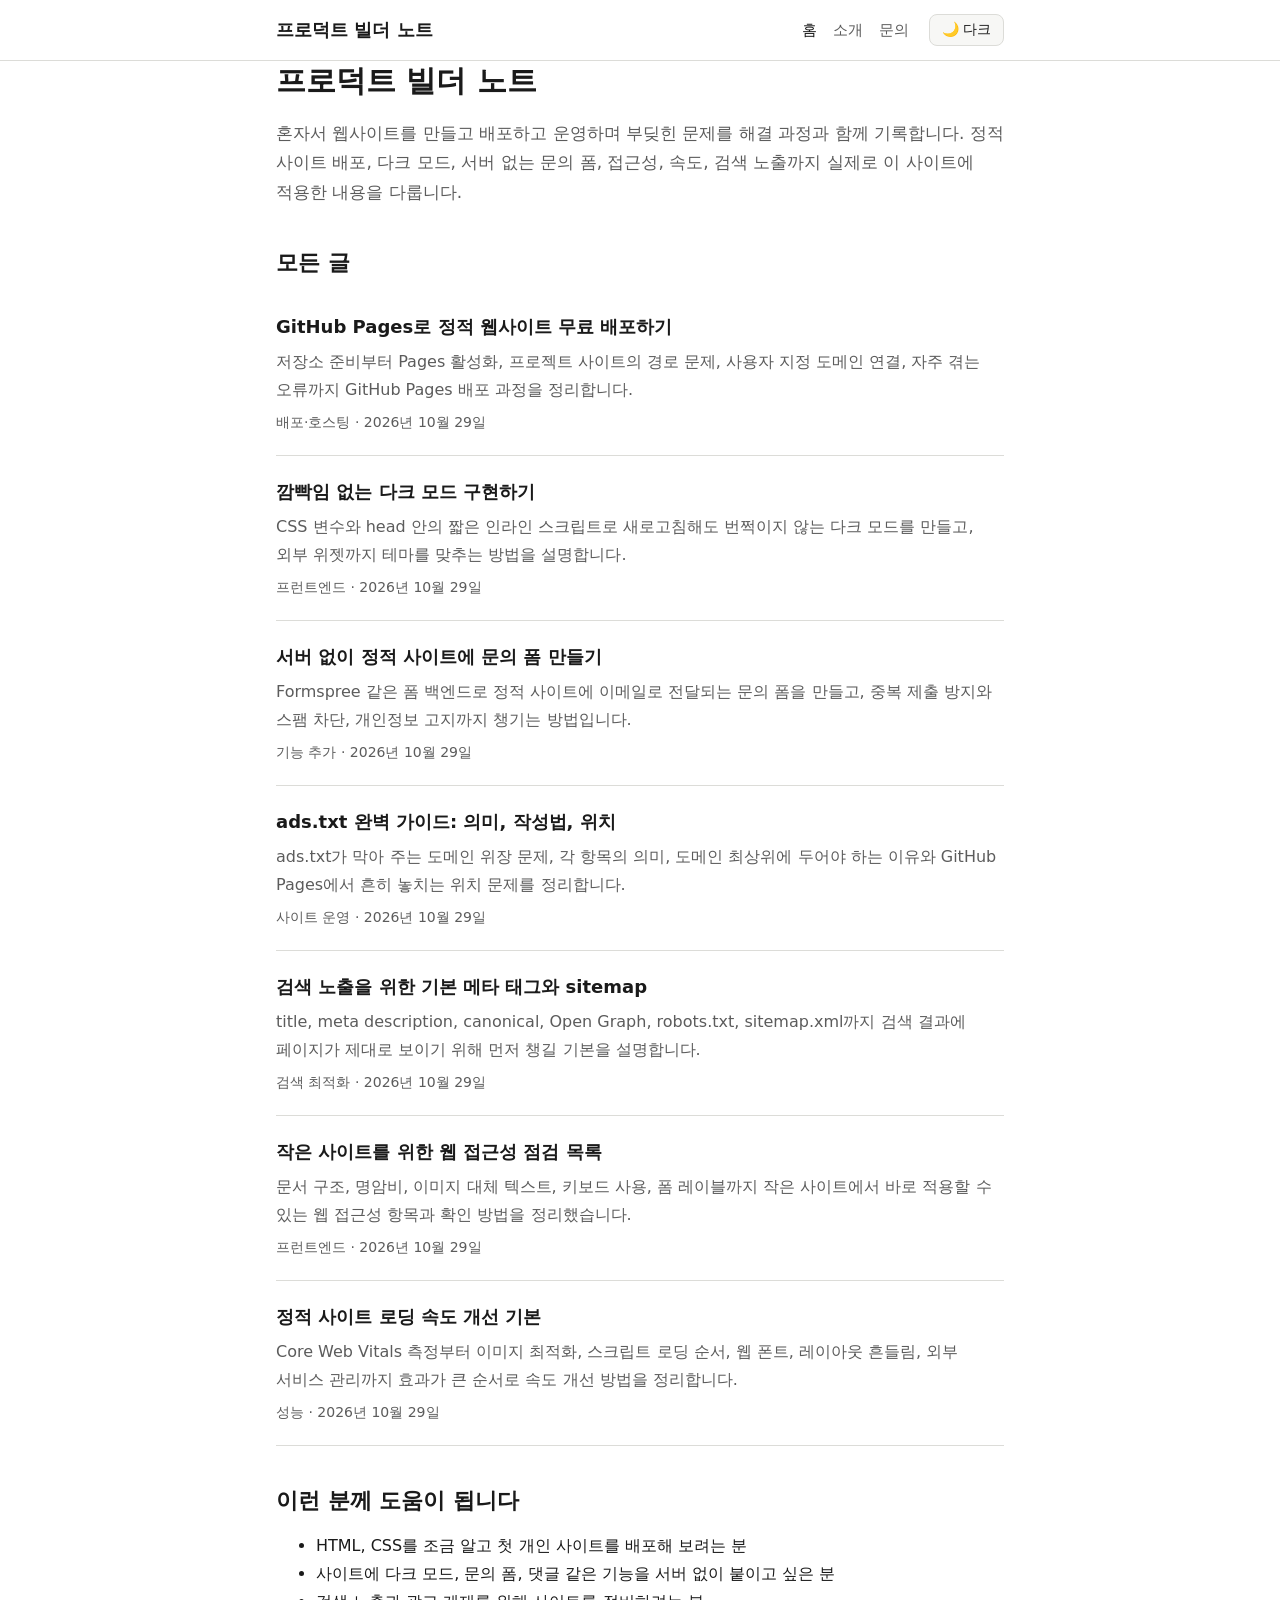
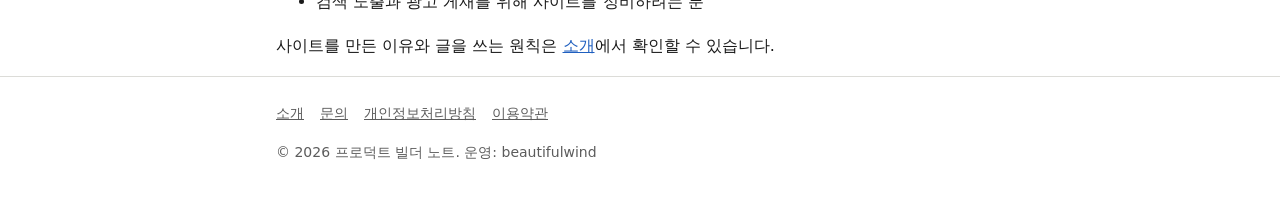
<file: index.html>
<!DOCTYPE html>
<html lang="ko">
<head>
    <!-- Google tag (gtag.js) -->
    <script async src="https://www.googletagmanager.com/gtag/js?id=G-HHE1N0N2TD"></script>
    <script>
      window.dataLayer = window.dataLayer || [];
      function gtag(){dataLayer.push(arguments);}
      gtag('js', new Date());

      gtag('config', 'G-HHE1N0N2TD');
    </script>
    <!-- Microsoft Clarity -->
    <script type="text/javascript">
        (function(c,l,a,r,i,t,y){
            c[a]=c[a]||function(){(c[a].q=c[a].q||[]).push(arguments)};
            t=l.createElement(r);t.async=1;t.src="https://www.clarity.ms/tag/"+i;
            y=l.getElementsByTagName(r)[0];y.parentNode.insertBefore(t,y);
        })(window, document, "clarity", "script", "z5prtjij8f");
    </script>
    <meta charset="UTF-8">
    <meta name="viewport" content="width=device-width, initial-scale=1.0">
    <title>프로덕트 빌더 노트</title>
    <meta name="description" content="정적 웹사이트 제작, GitHub Pages 배포, 다크 모드, 서버 없는 문의 폼, 웹 접근성, 페이지 속도, 검색 최적화까지 실제 제작 경험을 바탕으로 정리한 실무 가이드입니다.">
    <link rel="canonical" href="https://beautifulwind.github.io/pruduct-builder-lectutre/">
    <meta property="og:type" content="website">
    <meta property="og:site_name" content="프로덕트 빌더 노트">
    <meta property="og:title" content="프로덕트 빌더 노트">
    <meta property="og:description" content="정적 웹사이트 제작, GitHub Pages 배포, 다크 모드, 서버 없는 문의 폼, 웹 접근성, 페이지 속도, 검색 최적화까지 실제 제작 경험을 바탕으로 정리한 실무 가이드입니다.">
    <meta property="og:url" content="https://beautifulwind.github.io/pruduct-builder-lectutre/">
    <meta property="og:locale" content="ko_KR">
    <meta name="google-adsense-account" content="ca-pub-5980165987555852">
    <script>
        // 깜빡임 방지: 렌더링 전에 저장된 테마 적용
        (function () {
            var saved = null;
            try { saved = localStorage.getItem('theme'); } catch (e) {}
            var prefersDark = window.matchMedia && window.matchMedia('(prefers-color-scheme: dark)').matches;
            document.documentElement.setAttribute('data-theme', saved || (prefersDark ? 'dark' : 'light'));
        })();
    </script>
    <link rel="stylesheet" href="assets/style.css">
    <script async src="https://pagead2.googlesyndication.com/pagead/js/adsbygoogle.js?client=ca-pub-5980165987555852"
         crossorigin="anonymous"></script>
    <script type="application/ld+json">{"@context": "https://schema.org", "@type": "WebSite", "name": "프로덕트 빌더 노트", "url": "https://beautifulwind.github.io/pruduct-builder-lectutre/", "inLanguage": "ko"}</script>
</head>
<body>
    <header class="site-header">
        <div class="wrap">
            <a class="brand" href="index.html">프로덕트 빌더 노트</a>
            <nav class="site-nav" aria-label="주 메뉴">
            <a href="index.html" aria-current="page">홈</a>
            <a href="about.html">소개</a>
            <a href="contact.html">문의</a>
            </nav>
            <button class="theme-toggle" id="themeToggle" type="button"></button>
        </div>
    </header>

    <main class="wrap">
        <h1>프로덕트 빌더 노트</h1>
        <p class="lead">혼자서 웹사이트를 만들고 배포하고 운영하며 부딪힌 문제를 해결 과정과 함께 기록합니다. 정적 사이트 배포, 다크 모드, 서버 없는 문의 폼, 접근성, 속도, 검색 노출까지 실제로 이 사이트에 적용한 내용을 다룹니다.</p>

        <h2>모든 글</h2>
        <ul class="post-list">
            <li>
                <h3><a href="articles/github-pages-deploy.html">GitHub Pages로 정적 웹사이트 무료 배포하기</a></h3>
                <p>저장소 준비부터 Pages 활성화, 프로젝트 사이트의 경로 문제, 사용자 지정 도메인 연결, 자주 겪는 오류까지 GitHub Pages 배포 과정을 정리합니다.</p>
                <p class="meta">배포·호스팅 · <time datetime="2026-10-29">2026년 10월 29일</time></p>
            </li>
            <li>
                <h3><a href="articles/dark-mode-no-flash.html">깜빡임 없는 다크 모드 구현하기</a></h3>
                <p>CSS 변수와 head 안의 짧은 인라인 스크립트로 새로고침해도 번쩍이지 않는 다크 모드를 만들고, 외부 위젯까지 테마를 맞추는 방법을 설명합니다.</p>
                <p class="meta">프런트엔드 · <time datetime="2026-10-29">2026년 10월 29일</time></p>
            </li>
            <li>
                <h3><a href="articles/static-contact-form.html">서버 없이 정적 사이트에 문의 폼 만들기</a></h3>
                <p>Formspree 같은 폼 백엔드로 정적 사이트에 이메일로 전달되는 문의 폼을 만들고, 중복 제출 방지와 스팸 차단, 개인정보 고지까지 챙기는 방법입니다.</p>
                <p class="meta">기능 추가 · <time datetime="2026-10-29">2026년 10월 29일</time></p>
            </li>
            <li>
                <h3><a href="articles/ads-txt-guide.html">ads.txt 완벽 가이드: 의미, 작성법, 위치</a></h3>
                <p>ads.txt가 막아 주는 도메인 위장 문제, 각 항목의 의미, 도메인 최상위에 두어야 하는 이유와 GitHub Pages에서 흔히 놓치는 위치 문제를 정리합니다.</p>
                <p class="meta">사이트 운영 · <time datetime="2026-10-29">2026년 10월 29일</time></p>
            </li>
            <li>
                <h3><a href="articles/meta-tags-seo-basics.html">검색 노출을 위한 기본 메타 태그와 sitemap</a></h3>
                <p>title, meta description, canonical, Open Graph, robots.txt, sitemap.xml까지 검색 결과에 페이지가 제대로 보이기 위해 먼저 챙길 기본을 설명합니다.</p>
                <p class="meta">검색 최적화 · <time datetime="2026-10-29">2026년 10월 29일</time></p>
            </li>
            <li>
                <h3><a href="articles/web-accessibility-checklist.html">작은 사이트를 위한 웹 접근성 점검 목록</a></h3>
                <p>문서 구조, 명암비, 이미지 대체 텍스트, 키보드 사용, 폼 레이블까지 작은 사이트에서 바로 적용할 수 있는 웹 접근성 항목과 확인 방법을 정리했습니다.</p>
                <p class="meta">프런트엔드 · <time datetime="2026-10-29">2026년 10월 29일</time></p>
            </li>
            <li>
                <h3><a href="articles/page-speed-basics.html">정적 사이트 로딩 속도 개선 기본</a></h3>
                <p>Core Web Vitals 측정부터 이미지 최적화, 스크립트 로딩 순서, 웹 폰트, 레이아웃 흔들림, 외부 서비스 관리까지 효과가 큰 순서로 속도 개선 방법을 정리합니다.</p>
                <p class="meta">성능 · <time datetime="2026-10-29">2026년 10월 29일</time></p>
            </li>
        </ul>

        <h2>이런 분께 도움이 됩니다</h2>
        <ul>
            <li>HTML, CSS를 조금 알고 첫 개인 사이트를 배포해 보려는 분</li>
            <li>사이트에 다크 모드, 문의 폼, 댓글 같은 기능을 서버 없이 붙이고 싶은 분</li>
            <li>검색 노출과 광고 게재를 위해 사이트를 정비하려는 분</li>
        </ul>
        <p>사이트를 만든 이유와 글을 쓰는 원칙은 <a href="about.html">소개</a>에서 확인할 수 있습니다.</p>
    </main>

    <footer class="site-footer">
        <div class="wrap">
            <nav aria-label="사이트 정보">
            <a href="about.html">소개</a>
            <a href="contact.html">문의</a>
            <a href="privacy.html">개인정보처리방침</a>
            <a href="terms.html">이용약관</a>
            </nav>
            <p>&copy; 2026 프로덕트 빌더 노트. 운영: beautifulwind</p>
        </div>
    </footer>

    <script src="assets/main.js"></script>
</body>
</html>
</file>
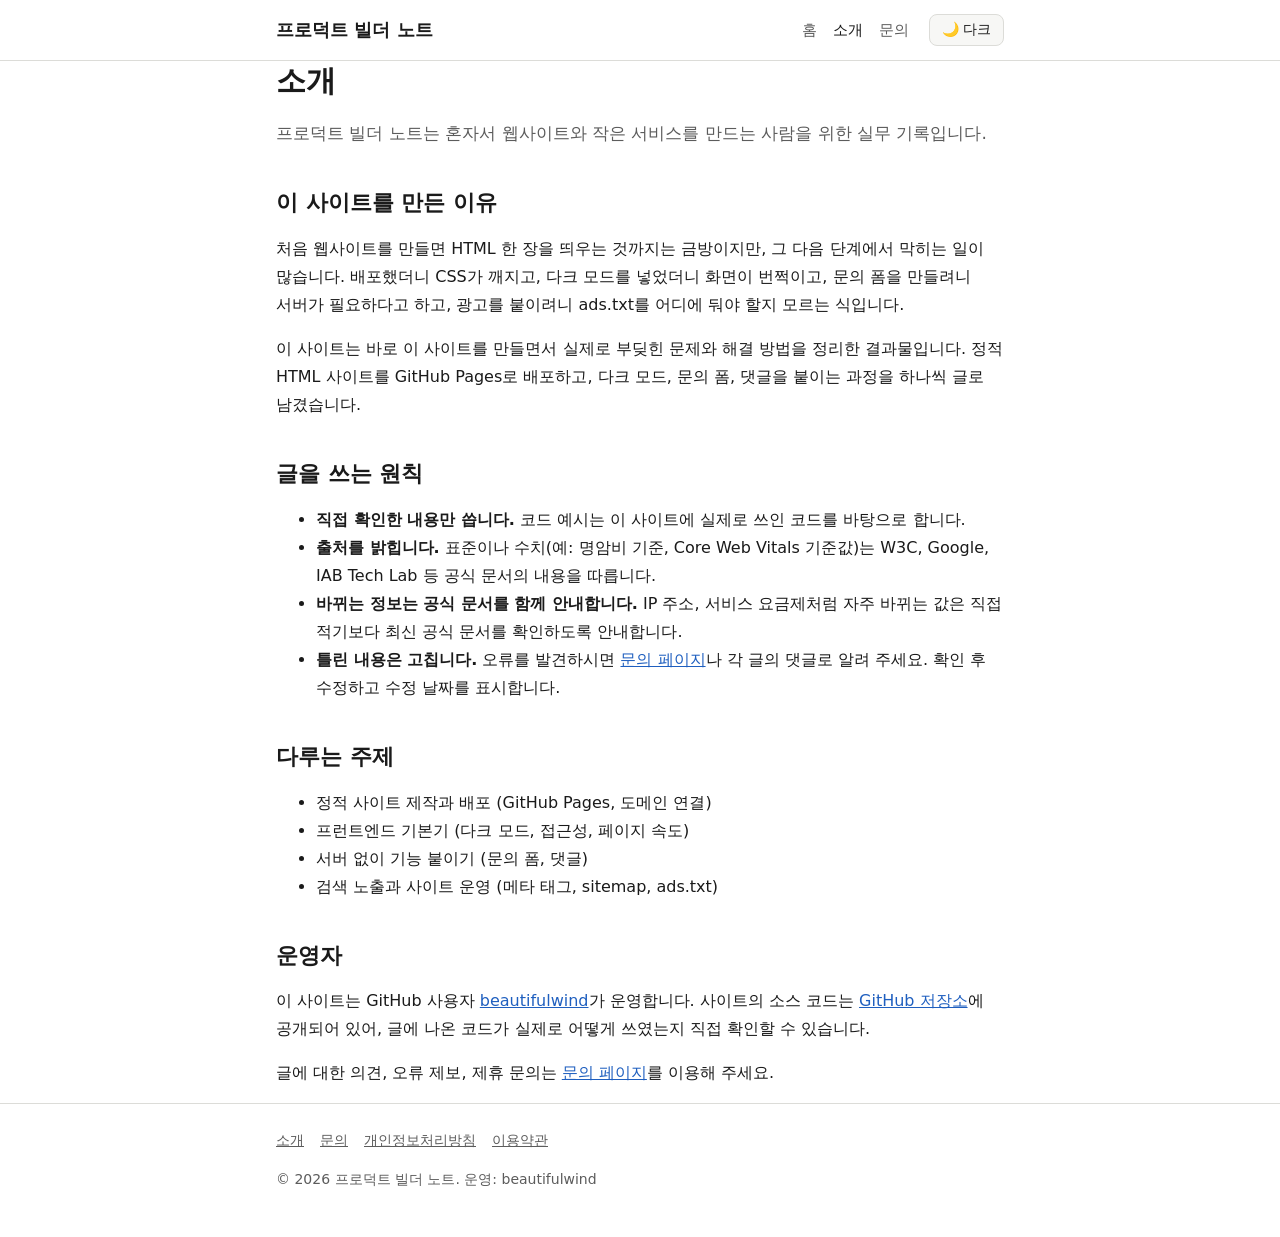
<file: about.html>
<!DOCTYPE html>
<html lang="ko">
<head>
    <!-- Google tag (gtag.js) -->
    <script async src="https://www.googletagmanager.com/gtag/js?id=G-HHE1N0N2TD"></script>
    <script>
      window.dataLayer = window.dataLayer || [];
      function gtag(){dataLayer.push(arguments);}
      gtag('js', new Date());

      gtag('config', 'G-HHE1N0N2TD');
    </script>
    <!-- Microsoft Clarity -->
    <script type="text/javascript">
        (function(c,l,a,r,i,t,y){
            c[a]=c[a]||function(){(c[a].q=c[a].q||[]).push(arguments)};
            t=l.createElement(r);t.async=1;t.src="https://www.clarity.ms/tag/"+i;
            y=l.getElementsByTagName(r)[0];y.parentNode.insertBefore(t,y);
        })(window, document, "clarity", "script", "z5prtjij8f");
    </script>
    <meta charset="UTF-8">
    <meta name="viewport" content="width=device-width, initial-scale=1.0">
    <title>소개 | 프로덕트 빌더 노트</title>
    <meta name="description" content="프로덕트 빌더 노트는 혼자 웹사이트와 작은 서비스를 만드는 사람을 위해 실제 제작 과정에서 겪은 문제와 해결 방법을 기록합니다.">
    <link rel="canonical" href="https://beautifulwind.github.io/pruduct-builder-lectutre/about.html">
    <meta property="og:type" content="website">
    <meta property="og:site_name" content="프로덕트 빌더 노트">
    <meta property="og:title" content="소개">
    <meta property="og:description" content="프로덕트 빌더 노트는 혼자 웹사이트와 작은 서비스를 만드는 사람을 위해 실제 제작 과정에서 겪은 문제와 해결 방법을 기록합니다.">
    <meta property="og:url" content="https://beautifulwind.github.io/pruduct-builder-lectutre/about.html">
    <meta property="og:locale" content="ko_KR">
    <meta name="google-adsense-account" content="ca-pub-5980165987555852">
    <script>
        // 깜빡임 방지: 렌더링 전에 저장된 테마 적용
        (function () {
            var saved = null;
            try { saved = localStorage.getItem('theme'); } catch (e) {}
            var prefersDark = window.matchMedia && window.matchMedia('(prefers-color-scheme: dark)').matches;
            document.documentElement.setAttribute('data-theme', saved || (prefersDark ? 'dark' : 'light'));
        })();
    </script>
    <link rel="stylesheet" href="assets/style.css">
    <script async src="https://pagead2.googlesyndication.com/pagead/js/adsbygoogle.js?client=ca-pub-5980165987555852"
         crossorigin="anonymous"></script>
</head>
<body>
    <header class="site-header">
        <div class="wrap">
            <a class="brand" href="index.html">프로덕트 빌더 노트</a>
            <nav class="site-nav" aria-label="주 메뉴">
            <a href="index.html">홈</a>
            <a href="about.html" aria-current="page">소개</a>
            <a href="contact.html">문의</a>
            </nav>
            <button class="theme-toggle" id="themeToggle" type="button"></button>
        </div>
    </header>

    <main class="wrap">
        <h1>소개</h1>
        <p class="lead">프로덕트 빌더 노트는 혼자서 웹사이트와 작은 서비스를 만드는 사람을 위한 실무 기록입니다.</p>

        <h2>이 사이트를 만든 이유</h2>
        <p>처음 웹사이트를 만들면 HTML 한 장을 띄우는 것까지는 금방이지만, 그 다음 단계에서 막히는 일이 많습니다. 배포했더니 CSS가 깨지고, 다크 모드를 넣었더니 화면이 번쩍이고, 문의 폼을 만들려니 서버가 필요하다고 하고, 광고를 붙이려니 ads.txt를 어디에 둬야 할지 모르는 식입니다.</p>
        <p>이 사이트는 바로 이 사이트를 만들면서 실제로 부딪힌 문제와 해결 방법을 정리한 결과물입니다. 정적 HTML 사이트를 GitHub Pages로 배포하고, 다크 모드, 문의 폼, 댓글을 붙이는 과정을 하나씩 글로 남겼습니다.</p>

        <h2>글을 쓰는 원칙</h2>
        <ul>
            <li><strong>직접 확인한 내용만 씁니다.</strong> 코드 예시는 이 사이트에 실제로 쓰인 코드를 바탕으로 합니다.</li>
            <li><strong>출처를 밝힙니다.</strong> 표준이나 수치(예: 명암비 기준, Core Web Vitals 기준값)는 W3C, Google, IAB Tech Lab 등 공식 문서의 내용을 따릅니다.</li>
            <li><strong>바뀌는 정보는 공식 문서를 함께 안내합니다.</strong> IP 주소, 서비스 요금제처럼 자주 바뀌는 값은 직접 적기보다 최신 공식 문서를 확인하도록 안내합니다.</li>
            <li><strong>틀린 내용은 고칩니다.</strong> 오류를 발견하시면 <a href="contact.html">문의 페이지</a>나 각 글의 댓글로 알려 주세요. 확인 후 수정하고 수정 날짜를 표시합니다.</li>
        </ul>

        <h2>다루는 주제</h2>
        <ul>
            <li>정적 사이트 제작과 배포 (GitHub Pages, 도메인 연결)</li>
            <li>프런트엔드 기본기 (다크 모드, 접근성, 페이지 속도)</li>
            <li>서버 없이 기능 붙이기 (문의 폼, 댓글)</li>
            <li>검색 노출과 사이트 운영 (메타 태그, sitemap, ads.txt)</li>
        </ul>

        <h2>운영자</h2>
        <p>이 사이트는 GitHub 사용자 <a href="https://github.com/beautifulwind" rel="noopener">beautifulwind</a>가 운영합니다. 사이트의 소스 코드는 <a href="https://github.com/beautifulwind/pruduct-builder-lectutre" rel="noopener">GitHub 저장소</a>에 공개되어 있어, 글에 나온 코드가 실제로 어떻게 쓰였는지 직접 확인할 수 있습니다.</p>
        <p>글에 대한 의견, 오류 제보, 제휴 문의는 <a href="contact.html">문의 페이지</a>를 이용해 주세요.</p>
    </main>

    <footer class="site-footer">
        <div class="wrap">
            <nav aria-label="사이트 정보">
            <a href="about.html">소개</a>
            <a href="contact.html">문의</a>
            <a href="privacy.html">개인정보처리방침</a>
            <a href="terms.html">이용약관</a>
            </nav>
            <p>&copy; 2026 프로덕트 빌더 노트. 운영: beautifulwind</p>
        </div>
    </footer>

    <script src="assets/main.js"></script>
</body>
</html>
</file>
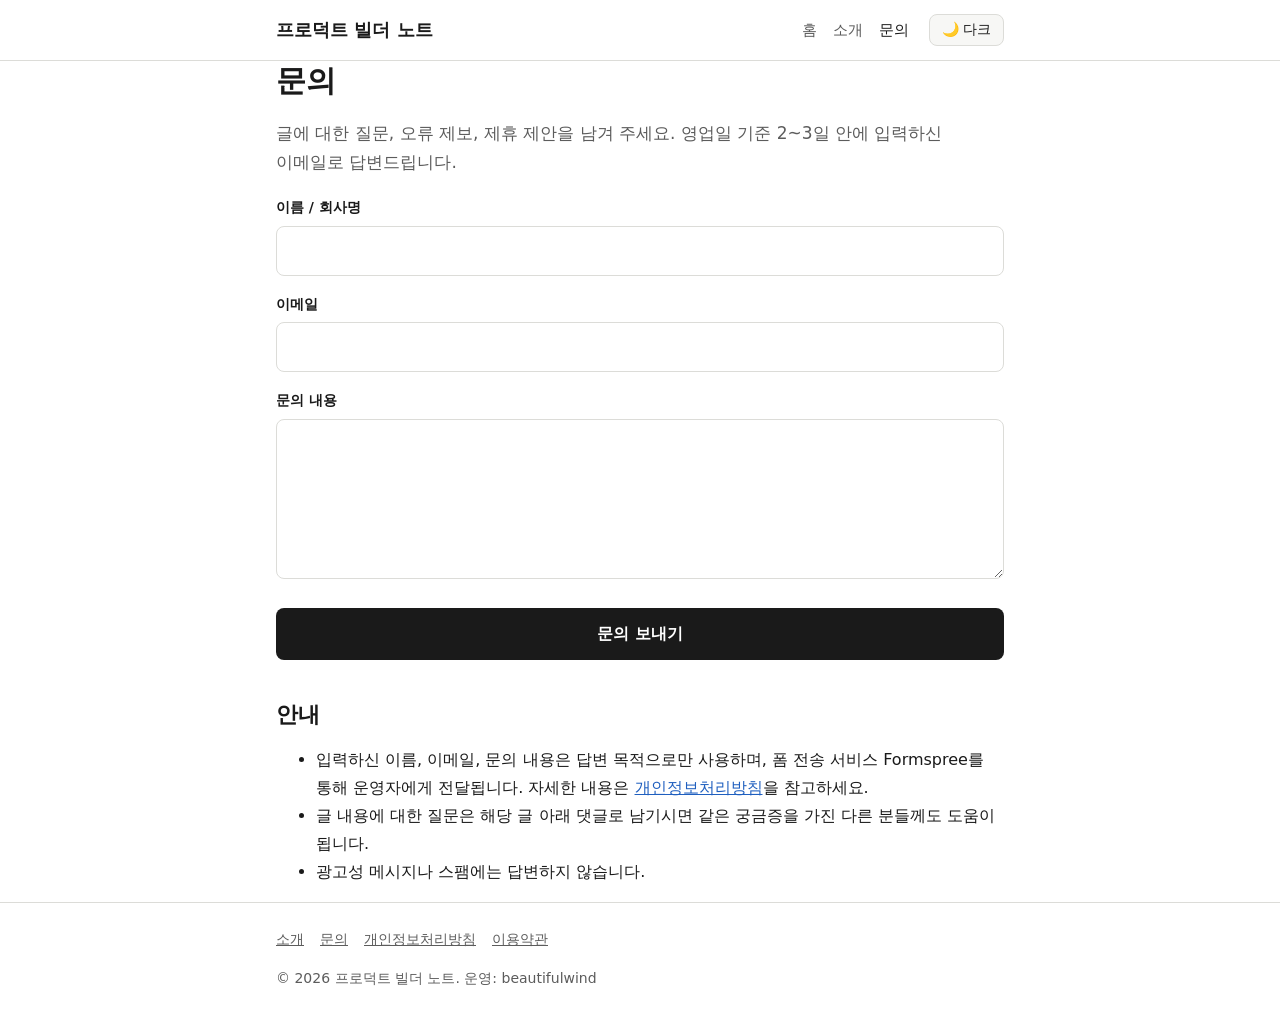
<file: contact.html>
<!DOCTYPE html>
<html lang="ko">
<head>
    <!-- Google tag (gtag.js) -->
    <script async src="https://www.googletagmanager.com/gtag/js?id=G-HHE1N0N2TD"></script>
    <script>
      window.dataLayer = window.dataLayer || [];
      function gtag(){dataLayer.push(arguments);}
      gtag('js', new Date());

      gtag('config', 'G-HHE1N0N2TD');
    </script>
    <!-- Microsoft Clarity -->
    <script type="text/javascript">
        (function(c,l,a,r,i,t,y){
            c[a]=c[a]||function(){(c[a].q=c[a].q||[]).push(arguments)};
            t=l.createElement(r);t.async=1;t.src="https://www.clarity.ms/tag/"+i;
            y=l.getElementsByTagName(r)[0];y.parentNode.insertBefore(t,y);
        })(window, document, "clarity", "script", "z5prtjij8f");
    </script>
    <meta charset="UTF-8">
    <meta name="viewport" content="width=device-width, initial-scale=1.0">
    <title>문의 | 프로덕트 빌더 노트</title>
    <meta name="description" content="글에 대한 질문, 오류 제보, 제휴 제안을 남겨 주세요.">
    <link rel="canonical" href="https://beautifulwind.github.io/pruduct-builder-lectutre/contact.html">
    <meta property="og:type" content="website">
    <meta property="og:site_name" content="프로덕트 빌더 노트">
    <meta property="og:title" content="문의">
    <meta property="og:description" content="글에 대한 질문, 오류 제보, 제휴 제안을 남겨 주세요.">
    <meta property="og:url" content="https://beautifulwind.github.io/pruduct-builder-lectutre/contact.html">
    <meta property="og:locale" content="ko_KR">
    <meta name="google-adsense-account" content="ca-pub-5980165987555852">
    <script>
        // 깜빡임 방지: 렌더링 전에 저장된 테마 적용
        (function () {
            var saved = null;
            try { saved = localStorage.getItem('theme'); } catch (e) {}
            var prefersDark = window.matchMedia && window.matchMedia('(prefers-color-scheme: dark)').matches;
            document.documentElement.setAttribute('data-theme', saved || (prefersDark ? 'dark' : 'light'));
        })();
    </script>
    <link rel="stylesheet" href="assets/style.css">
    <script async src="https://pagead2.googlesyndication.com/pagead/js/adsbygoogle.js?client=ca-pub-5980165987555852"
         crossorigin="anonymous"></script>
</head>
<body>
    <header class="site-header">
        <div class="wrap">
            <a class="brand" href="index.html">프로덕트 빌더 노트</a>
            <nav class="site-nav" aria-label="주 메뉴">
            <a href="index.html">홈</a>
            <a href="about.html">소개</a>
            <a href="contact.html" aria-current="page">문의</a>
            </nav>
            <button class="theme-toggle" id="themeToggle" type="button"></button>
        </div>
    </header>

    <main class="wrap">
        <h1>문의</h1>
        <p class="lead">글에 대한 질문, 오류 제보, 제휴 제안을 남겨 주세요. 영업일 기준 2~3일 안에 입력하신 이메일로 답변드립니다.</p>

        <form id="contactForm" class="contact-form" action="https://formspree.io/f/xyeewbjn" method="POST">
            <label for="name">이름 / 회사명</label>
            <input id="name" name="name" type="text" autocomplete="name" required>

            <label for="email">이메일</label>
            <input id="email" name="email" type="email" autocomplete="email" required>

            <label for="message">문의 내용</label>
            <textarea id="message" name="message" required></textarea>

            <input type="hidden" name="_subject" value="새 문의 (프로덕트 빌더 노트)">
            <input type="text" name="_gotcha" tabindex="-1" autocomplete="off" aria-hidden="true" style="display:none">
            <button type="submit">문의 보내기</button>
            <p class="form-status" id="formStatus" role="status"></p>
        </form>

        <h2>안내</h2>
        <ul>
            <li>입력하신 이름, 이메일, 문의 내용은 답변 목적으로만 사용하며, 폼 전송 서비스 Formspree를 통해 운영자에게 전달됩니다. 자세한 내용은 <a href="privacy.html">개인정보처리방침</a>을 참고하세요.</li>
            <li>글 내용에 대한 질문은 해당 글 아래 댓글로 남기시면 같은 궁금증을 가진 다른 분들께도 도움이 됩니다.</li>
            <li>광고성 메시지나 스팸에는 답변하지 않습니다.</li>
        </ul>
    </main>

    <footer class="site-footer">
        <div class="wrap">
            <nav aria-label="사이트 정보">
            <a href="about.html">소개</a>
            <a href="contact.html">문의</a>
            <a href="privacy.html">개인정보처리방침</a>
            <a href="terms.html">이용약관</a>
            </nav>
            <p>&copy; 2026 프로덕트 빌더 노트. 운영: beautifulwind</p>
        </div>
    </footer>

    <script src="assets/main.js"></script>
</body>
</html>
</file>
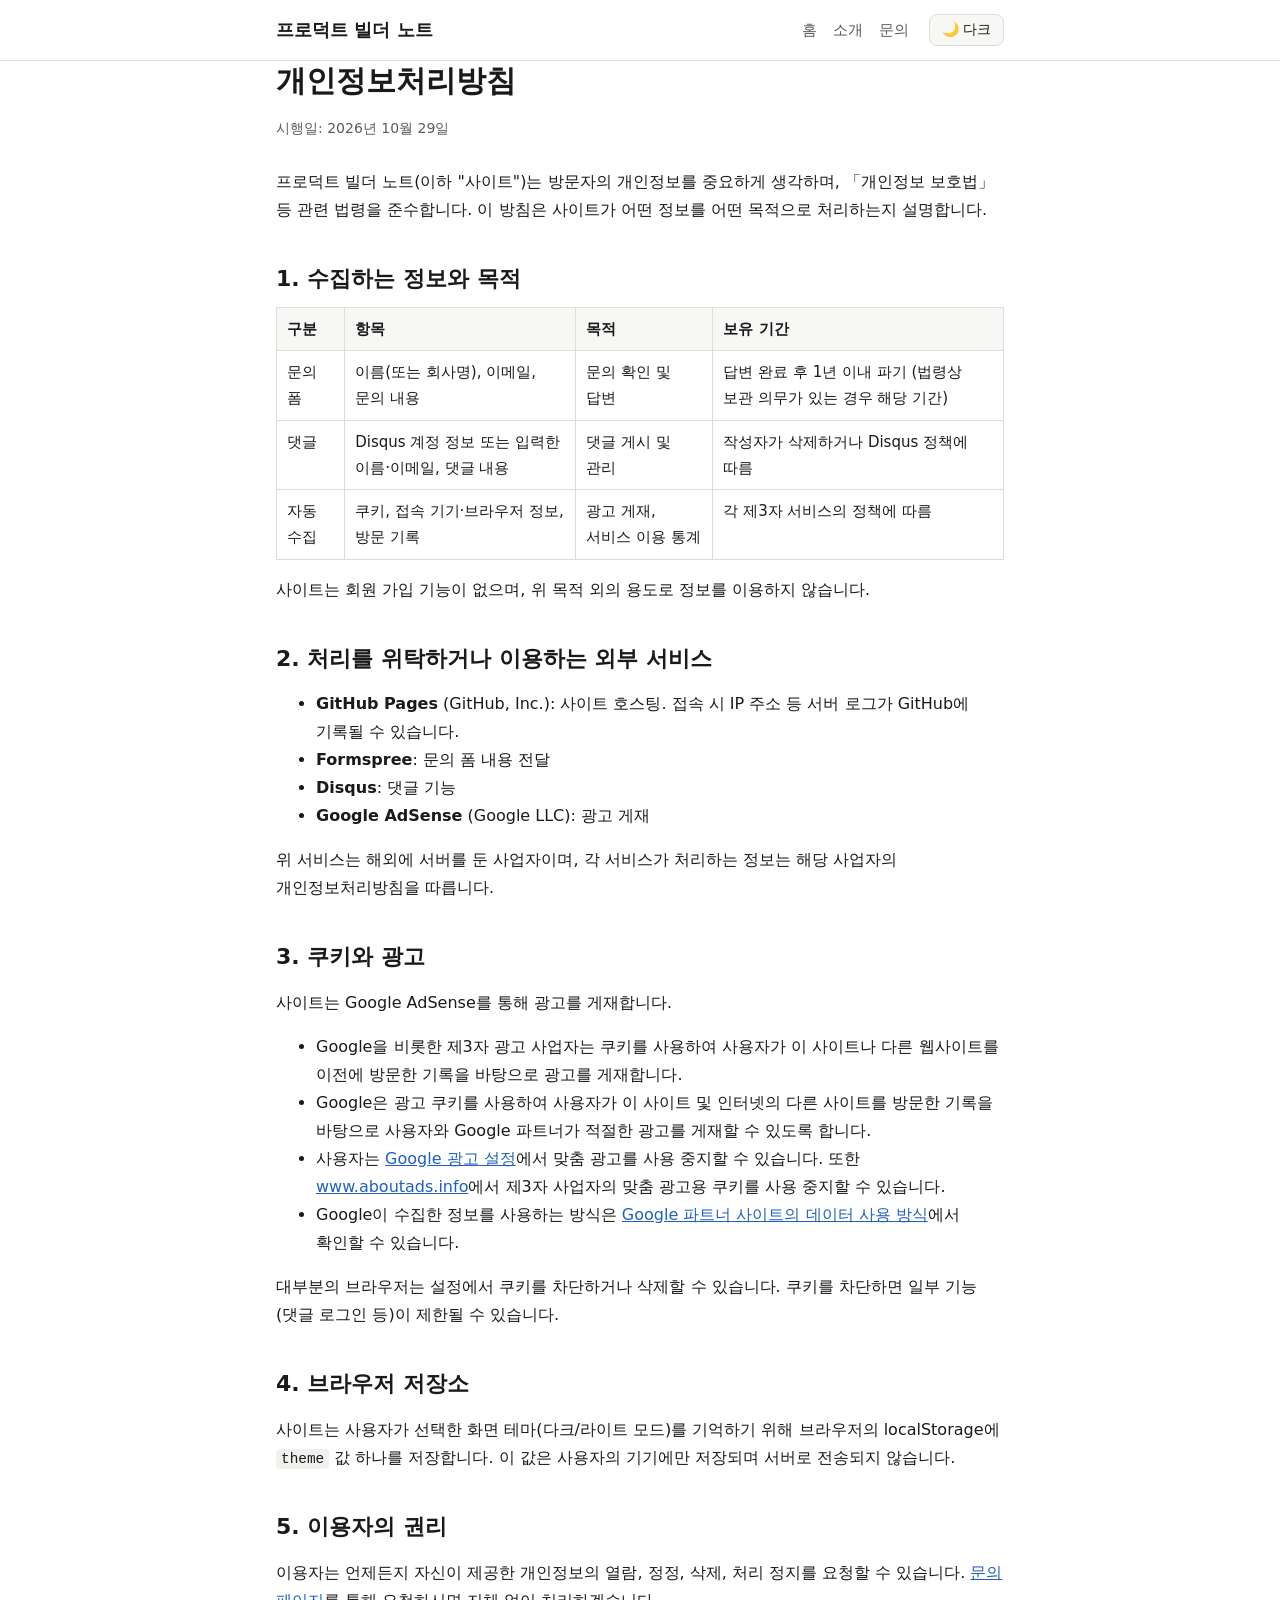
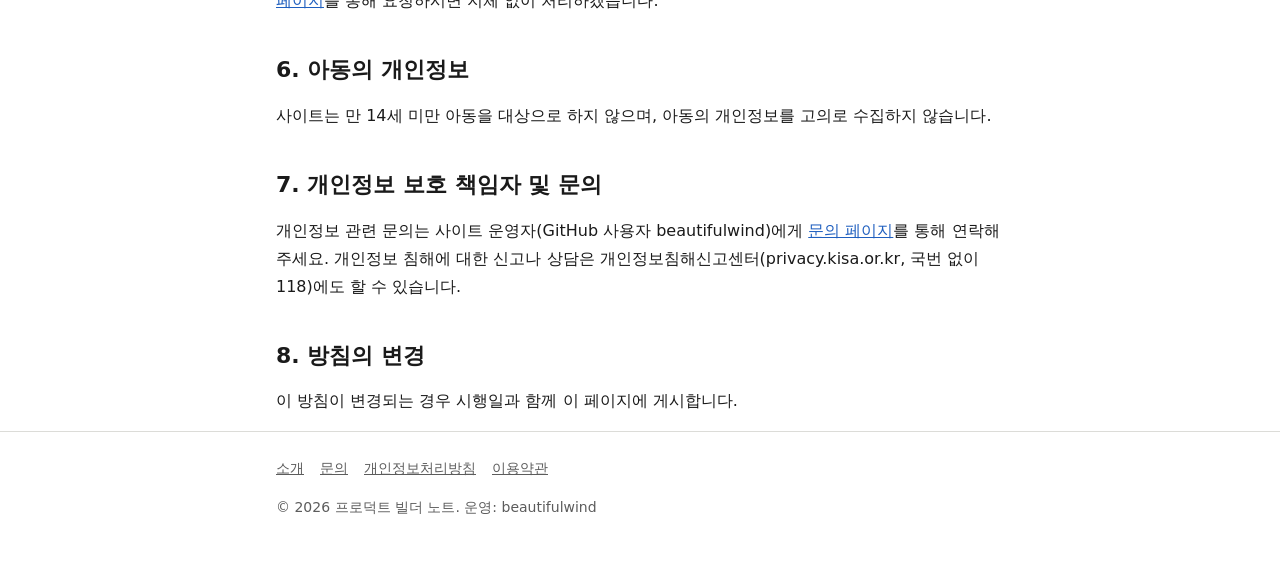
<file: privacy.html>
<!DOCTYPE html>
<html lang="ko">
<head>
    <!-- Google tag (gtag.js) -->
    <script async src="https://www.googletagmanager.com/gtag/js?id=G-HHE1N0N2TD"></script>
    <script>
      window.dataLayer = window.dataLayer || [];
      function gtag(){dataLayer.push(arguments);}
      gtag('js', new Date());

      gtag('config', 'G-HHE1N0N2TD');
    </script>
    <!-- Microsoft Clarity -->
    <script type="text/javascript">
        (function(c,l,a,r,i,t,y){
            c[a]=c[a]||function(){(c[a].q=c[a].q||[]).push(arguments)};
            t=l.createElement(r);t.async=1;t.src="https://www.clarity.ms/tag/"+i;
            y=l.getElementsByTagName(r)[0];y.parentNode.insertBefore(t,y);
        })(window, document, "clarity", "script", "z5prtjij8f");
    </script>
    <meta charset="UTF-8">
    <meta name="viewport" content="width=device-width, initial-scale=1.0">
    <title>개인정보처리방침 | 프로덕트 빌더 노트</title>
    <meta name="description" content="프로덕트 빌더 노트의 개인정보 수집 항목, 이용 목적, 쿠키와 광고, 이용자의 권리에 대한 안내입니다.">
    <link rel="canonical" href="https://beautifulwind.github.io/pruduct-builder-lectutre/privacy.html">
    <meta property="og:type" content="website">
    <meta property="og:site_name" content="프로덕트 빌더 노트">
    <meta property="og:title" content="개인정보처리방침">
    <meta property="og:description" content="프로덕트 빌더 노트의 개인정보 수집 항목, 이용 목적, 쿠키와 광고, 이용자의 권리에 대한 안내입니다.">
    <meta property="og:url" content="https://beautifulwind.github.io/pruduct-builder-lectutre/privacy.html">
    <meta property="og:locale" content="ko_KR">
    <meta name="google-adsense-account" content="ca-pub-5980165987555852">
    <script>
        // 깜빡임 방지: 렌더링 전에 저장된 테마 적용
        (function () {
            var saved = null;
            try { saved = localStorage.getItem('theme'); } catch (e) {}
            var prefersDark = window.matchMedia && window.matchMedia('(prefers-color-scheme: dark)').matches;
            document.documentElement.setAttribute('data-theme', saved || (prefersDark ? 'dark' : 'light'));
        })();
    </script>
    <link rel="stylesheet" href="assets/style.css">
    <script async src="https://pagead2.googlesyndication.com/pagead/js/adsbygoogle.js?client=ca-pub-5980165987555852"
         crossorigin="anonymous"></script>
</head>
<body>
    <header class="site-header">
        <div class="wrap">
            <a class="brand" href="index.html">프로덕트 빌더 노트</a>
            <nav class="site-nav" aria-label="주 메뉴">
            <a href="index.html">홈</a>
            <a href="about.html">소개</a>
            <a href="contact.html">문의</a>
            </nav>
            <button class="theme-toggle" id="themeToggle" type="button"></button>
        </div>
    </header>

    <main class="wrap">
        <h1>개인정보처리방침</h1>
        <p class="meta">시행일: 2026년 10월 29일</p>
        <p>프로덕트 빌더 노트(이하 "사이트")는 방문자의 개인정보를 중요하게 생각하며, 「개인정보 보호법」 등 관련 법령을 준수합니다. 이 방침은 사이트가 어떤 정보를 어떤 목적으로 처리하는지 설명합니다.</p>

        <h2>1. 수집하는 정보와 목적</h2>
        <table>
            <thead><tr><th>구분</th><th>항목</th><th>목적</th><th>보유 기간</th></tr></thead>
            <tbody>
                <tr><td>문의 폼</td><td>이름(또는 회사명), 이메일, 문의 내용</td><td>문의 확인 및 답변</td><td>답변 완료 후 1년 이내 파기 (법령상 보관 의무가 있는 경우 해당 기간)</td></tr>
                <tr><td>댓글</td><td>Disqus 계정 정보 또는 입력한 이름·이메일, 댓글 내용</td><td>댓글 게시 및 관리</td><td>작성자가 삭제하거나 Disqus 정책에 따름</td></tr>
                <tr><td>자동 수집</td><td>쿠키, 접속 기기·브라우저 정보, 방문 기록</td><td>광고 게재, 서비스 이용 통계</td><td>각 제3자 서비스의 정책에 따름</td></tr>
            </tbody>
        </table>
        <p>사이트는 회원 가입 기능이 없으며, 위 목적 외의 용도로 정보를 이용하지 않습니다.</p>

        <h2>2. 처리를 위탁하거나 이용하는 외부 서비스</h2>
        <ul>
            <li><strong>GitHub Pages</strong> (GitHub, Inc.): 사이트 호스팅. 접속 시 IP 주소 등 서버 로그가 GitHub에 기록될 수 있습니다.</li>
            <li><strong>Formspree</strong>: 문의 폼 내용 전달</li>
            <li><strong>Disqus</strong>: 댓글 기능</li>
            <li><strong>Google AdSense</strong> (Google LLC): 광고 게재</li>
        </ul>
        <p>위 서비스는 해외에 서버를 둔 사업자이며, 각 서비스가 처리하는 정보는 해당 사업자의 개인정보처리방침을 따릅니다.</p>

        <h2>3. 쿠키와 광고</h2>
        <p>사이트는 Google AdSense를 통해 광고를 게재합니다.</p>
        <ul>
            <li>Google을 비롯한 제3자 광고 사업자는 쿠키를 사용하여 사용자가 이 사이트나 다른 웹사이트를 이전에 방문한 기록을 바탕으로 광고를 게재합니다.</li>
            <li>Google은 광고 쿠키를 사용하여 사용자가 이 사이트 및 인터넷의 다른 사이트를 방문한 기록을 바탕으로 사용자와 Google 파트너가 적절한 광고를 게재할 수 있도록 합니다.</li>
            <li>사용자는 <a href="https://adssettings.google.com" rel="noopener">Google 광고 설정</a>에서 맞춤 광고를 사용 중지할 수 있습니다. 또한 <a href="https://www.aboutads.info/choices/" rel="noopener">www.aboutads.info</a>에서 제3자 사업자의 맞춤 광고용 쿠키를 사용 중지할 수 있습니다.</li>
            <li>Google이 수집한 정보를 사용하는 방식은 <a href="https://policies.google.com/technologies/partner-sites" rel="noopener">Google 파트너 사이트의 데이터 사용 방식</a>에서 확인할 수 있습니다.</li>
        </ul>
        <p>대부분의 브라우저는 설정에서 쿠키를 차단하거나 삭제할 수 있습니다. 쿠키를 차단하면 일부 기능(댓글 로그인 등)이 제한될 수 있습니다.</p>

        <h2>4. 브라우저 저장소</h2>
        <p>사이트는 사용자가 선택한 화면 테마(다크/라이트 모드)를 기억하기 위해 브라우저의 localStorage에 <code>theme</code> 값 하나를 저장합니다. 이 값은 사용자의 기기에만 저장되며 서버로 전송되지 않습니다.</p>

        <h2>5. 이용자의 권리</h2>
        <p>이용자는 언제든지 자신이 제공한 개인정보의 열람, 정정, 삭제, 처리 정지를 요청할 수 있습니다. <a href="contact.html">문의 페이지</a>를 통해 요청하시면 지체 없이 처리하겠습니다.</p>

        <h2>6. 아동의 개인정보</h2>
        <p>사이트는 만 14세 미만 아동을 대상으로 하지 않으며, 아동의 개인정보를 고의로 수집하지 않습니다.</p>

        <h2>7. 개인정보 보호 책임자 및 문의</h2>
        <p>개인정보 관련 문의는 사이트 운영자(GitHub 사용자 beautifulwind)에게 <a href="contact.html">문의 페이지</a>를 통해 연락해 주세요. 개인정보 침해에 대한 신고나 상담은 개인정보침해신고센터(privacy.kisa.or.kr, 국번 없이 118)에도 할 수 있습니다.</p>

        <h2>8. 방침의 변경</h2>
        <p>이 방침이 변경되는 경우 시행일과 함께 이 페이지에 게시합니다.</p>
    </main>

    <footer class="site-footer">
        <div class="wrap">
            <nav aria-label="사이트 정보">
            <a href="about.html">소개</a>
            <a href="contact.html">문의</a>
            <a href="privacy.html">개인정보처리방침</a>
            <a href="terms.html">이용약관</a>
            </nav>
            <p>&copy; 2026 프로덕트 빌더 노트. 운영: beautifulwind</p>
        </div>
    </footer>

    <script src="assets/main.js"></script>
</body>
</html>
</file>
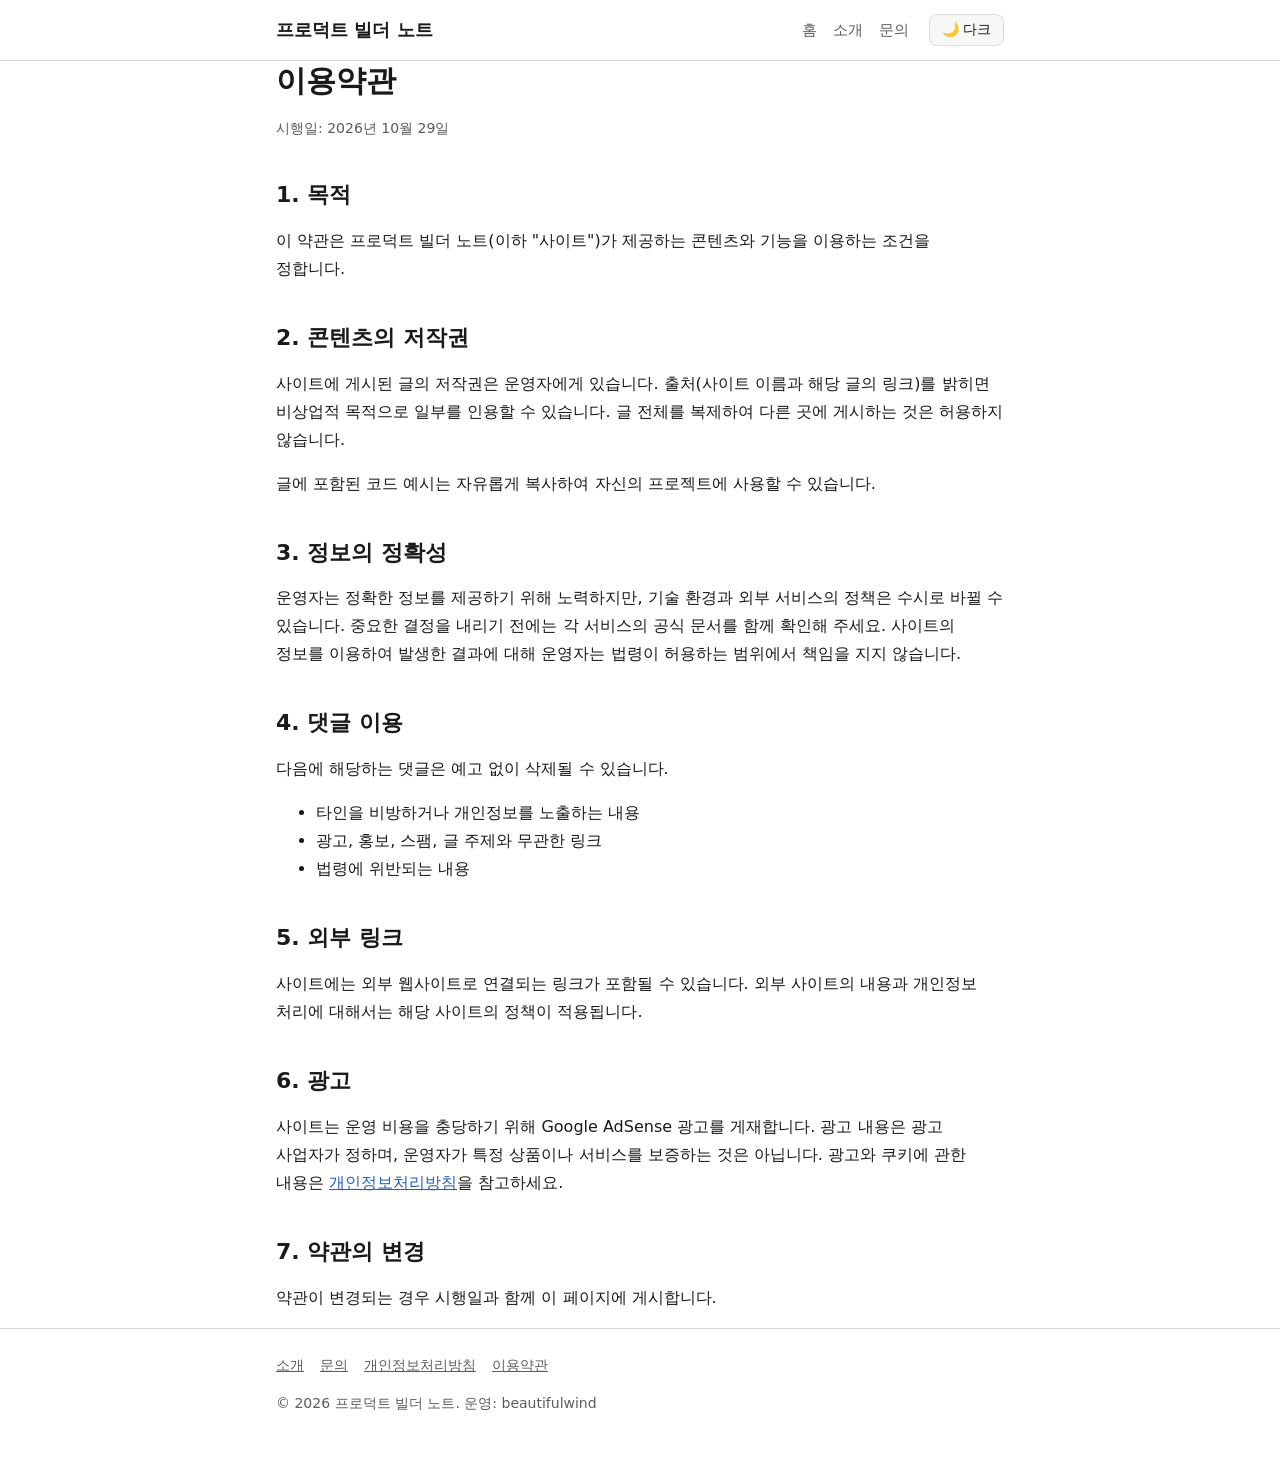
<file: terms.html>
<!DOCTYPE html>
<html lang="ko">
<head>
    <!-- Google tag (gtag.js) -->
    <script async src="https://www.googletagmanager.com/gtag/js?id=G-HHE1N0N2TD"></script>
    <script>
      window.dataLayer = window.dataLayer || [];
      function gtag(){dataLayer.push(arguments);}
      gtag('js', new Date());

      gtag('config', 'G-HHE1N0N2TD');
    </script>
    <!-- Microsoft Clarity -->
    <script type="text/javascript">
        (function(c,l,a,r,i,t,y){
            c[a]=c[a]||function(){(c[a].q=c[a].q||[]).push(arguments)};
            t=l.createElement(r);t.async=1;t.src="https://www.clarity.ms/tag/"+i;
            y=l.getElementsByTagName(r)[0];y.parentNode.insertBefore(t,y);
        })(window, document, "clarity", "script", "z5prtjij8f");
    </script>
    <meta charset="UTF-8">
    <meta name="viewport" content="width=device-width, initial-scale=1.0">
    <title>이용약관 | 프로덕트 빌더 노트</title>
    <meta name="description" content="프로덕트 빌더 노트의 콘텐츠 저작권, 댓글 이용, 광고 등 이용 조건을 안내합니다.">
    <link rel="canonical" href="https://beautifulwind.github.io/pruduct-builder-lectutre/terms.html">
    <meta property="og:type" content="website">
    <meta property="og:site_name" content="프로덕트 빌더 노트">
    <meta property="og:title" content="이용약관">
    <meta property="og:description" content="프로덕트 빌더 노트의 콘텐츠 저작권, 댓글 이용, 광고 등 이용 조건을 안내합니다.">
    <meta property="og:url" content="https://beautifulwind.github.io/pruduct-builder-lectutre/terms.html">
    <meta property="og:locale" content="ko_KR">
    <meta name="google-adsense-account" content="ca-pub-5980165987555852">
    <script>
        // 깜빡임 방지: 렌더링 전에 저장된 테마 적용
        (function () {
            var saved = null;
            try { saved = localStorage.getItem('theme'); } catch (e) {}
            var prefersDark = window.matchMedia && window.matchMedia('(prefers-color-scheme: dark)').matches;
            document.documentElement.setAttribute('data-theme', saved || (prefersDark ? 'dark' : 'light'));
        })();
    </script>
    <link rel="stylesheet" href="assets/style.css">
    <script async src="https://pagead2.googlesyndication.com/pagead/js/adsbygoogle.js?client=ca-pub-5980165987555852"
         crossorigin="anonymous"></script>
</head>
<body>
    <header class="site-header">
        <div class="wrap">
            <a class="brand" href="index.html">프로덕트 빌더 노트</a>
            <nav class="site-nav" aria-label="주 메뉴">
            <a href="index.html">홈</a>
            <a href="about.html">소개</a>
            <a href="contact.html">문의</a>
            </nav>
            <button class="theme-toggle" id="themeToggle" type="button"></button>
        </div>
    </header>

    <main class="wrap">
        <h1>이용약관</h1>
        <p class="meta">시행일: 2026년 10월 29일</p>

        <h2>1. 목적</h2>
        <p>이 약관은 프로덕트 빌더 노트(이하 "사이트")가 제공하는 콘텐츠와 기능을 이용하는 조건을 정합니다.</p>

        <h2>2. 콘텐츠의 저작권</h2>
        <p>사이트에 게시된 글의 저작권은 운영자에게 있습니다. 출처(사이트 이름과 해당 글의 링크)를 밝히면 비상업적 목적으로 일부를 인용할 수 있습니다. 글 전체를 복제하여 다른 곳에 게시하는 것은 허용하지 않습니다.</p>
        <p>글에 포함된 코드 예시는 자유롭게 복사하여 자신의 프로젝트에 사용할 수 있습니다.</p>

        <h2>3. 정보의 정확성</h2>
        <p>운영자는 정확한 정보를 제공하기 위해 노력하지만, 기술 환경과 외부 서비스의 정책은 수시로 바뀔 수 있습니다. 중요한 결정을 내리기 전에는 각 서비스의 공식 문서를 함께 확인해 주세요. 사이트의 정보를 이용하여 발생한 결과에 대해 운영자는 법령이 허용하는 범위에서 책임을 지지 않습니다.</p>

        <h2>4. 댓글 이용</h2>
        <p>다음에 해당하는 댓글은 예고 없이 삭제될 수 있습니다.</p>
        <ul>
            <li>타인을 비방하거나 개인정보를 노출하는 내용</li>
            <li>광고, 홍보, 스팸, 글 주제와 무관한 링크</li>
            <li>법령에 위반되는 내용</li>
        </ul>

        <h2>5. 외부 링크</h2>
        <p>사이트에는 외부 웹사이트로 연결되는 링크가 포함될 수 있습니다. 외부 사이트의 내용과 개인정보 처리에 대해서는 해당 사이트의 정책이 적용됩니다.</p>

        <h2>6. 광고</h2>
        <p>사이트는 운영 비용을 충당하기 위해 Google AdSense 광고를 게재합니다. 광고 내용은 광고 사업자가 정하며, 운영자가 특정 상품이나 서비스를 보증하는 것은 아닙니다. 광고와 쿠키에 관한 내용은 <a href="privacy.html">개인정보처리방침</a>을 참고하세요.</p>

        <h2>7. 약관의 변경</h2>
        <p>약관이 변경되는 경우 시행일과 함께 이 페이지에 게시합니다.</p>
    </main>

    <footer class="site-footer">
        <div class="wrap">
            <nav aria-label="사이트 정보">
            <a href="about.html">소개</a>
            <a href="contact.html">문의</a>
            <a href="privacy.html">개인정보처리방침</a>
            <a href="terms.html">이용약관</a>
            </nav>
            <p>&copy; 2026 프로덕트 빌더 노트. 운영: beautifulwind</p>
        </div>
    </footer>

    <script src="assets/main.js"></script>
</body>
</html>
</file>
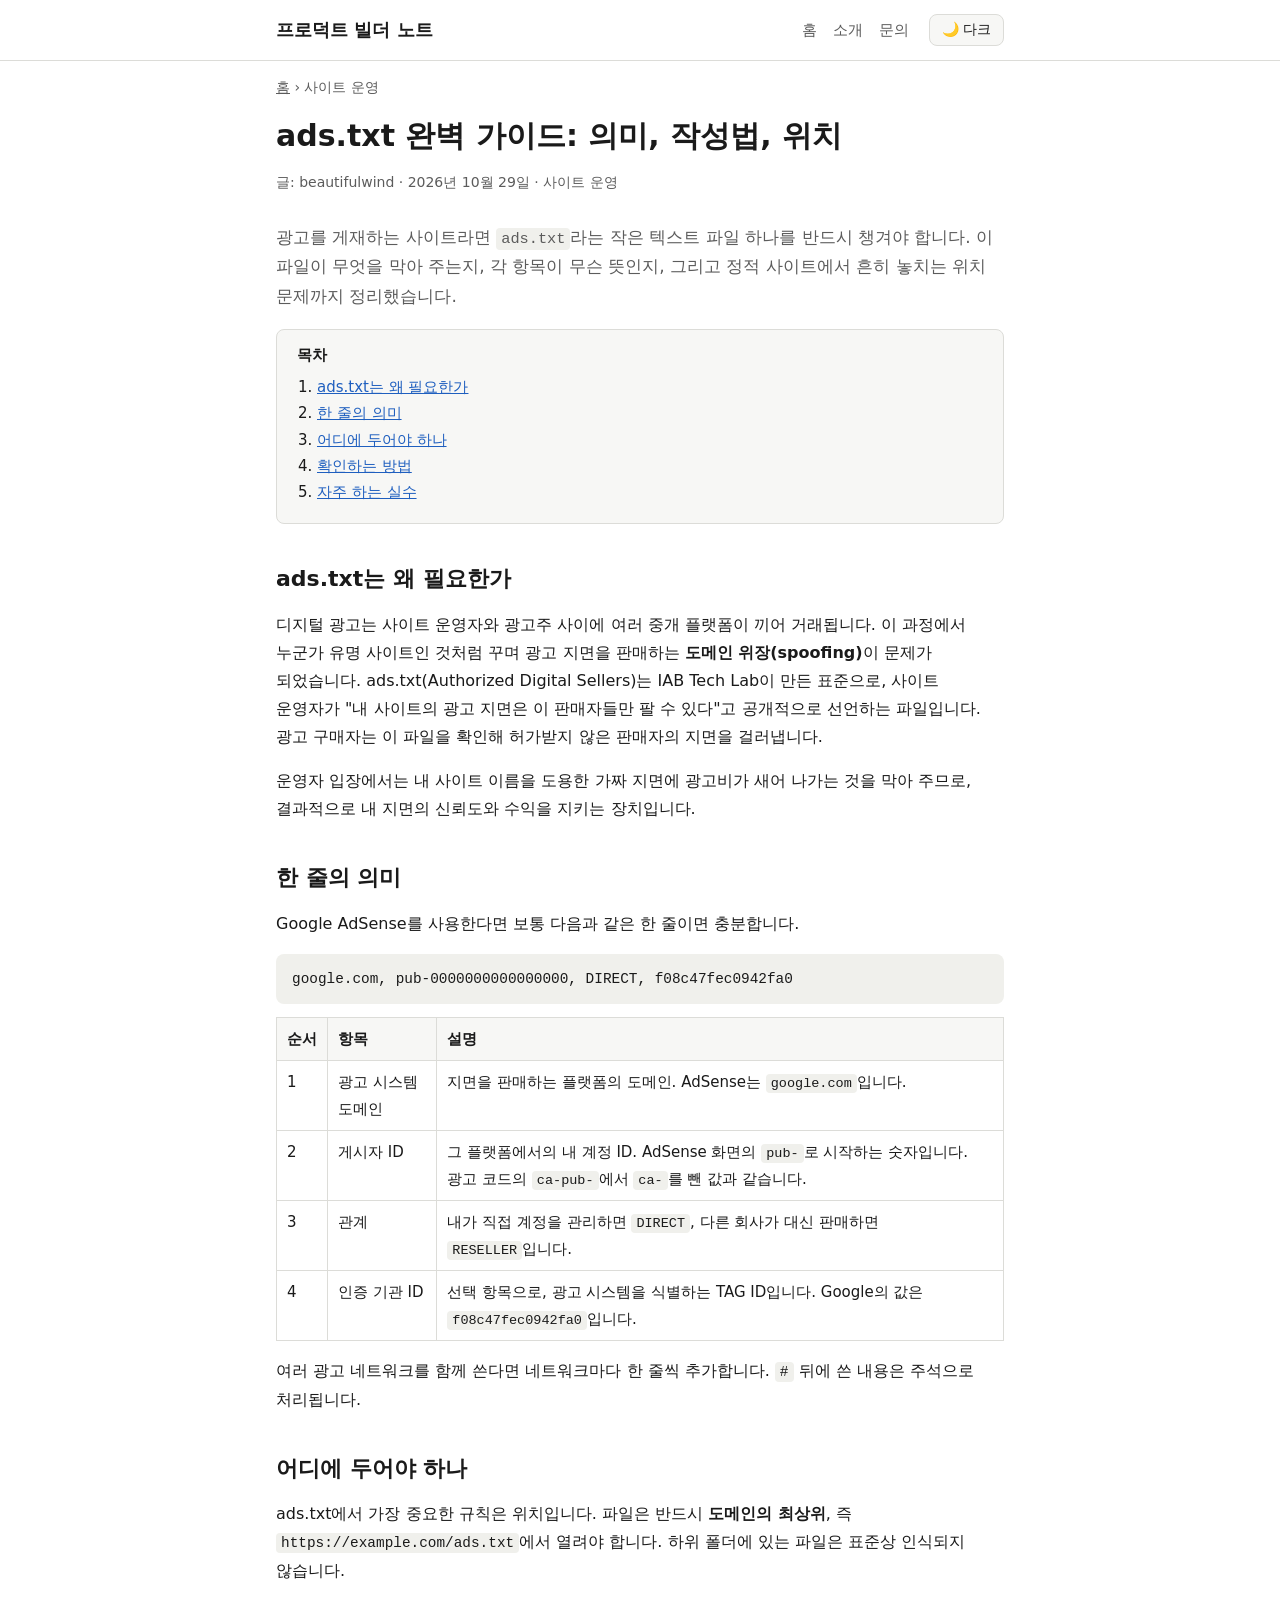
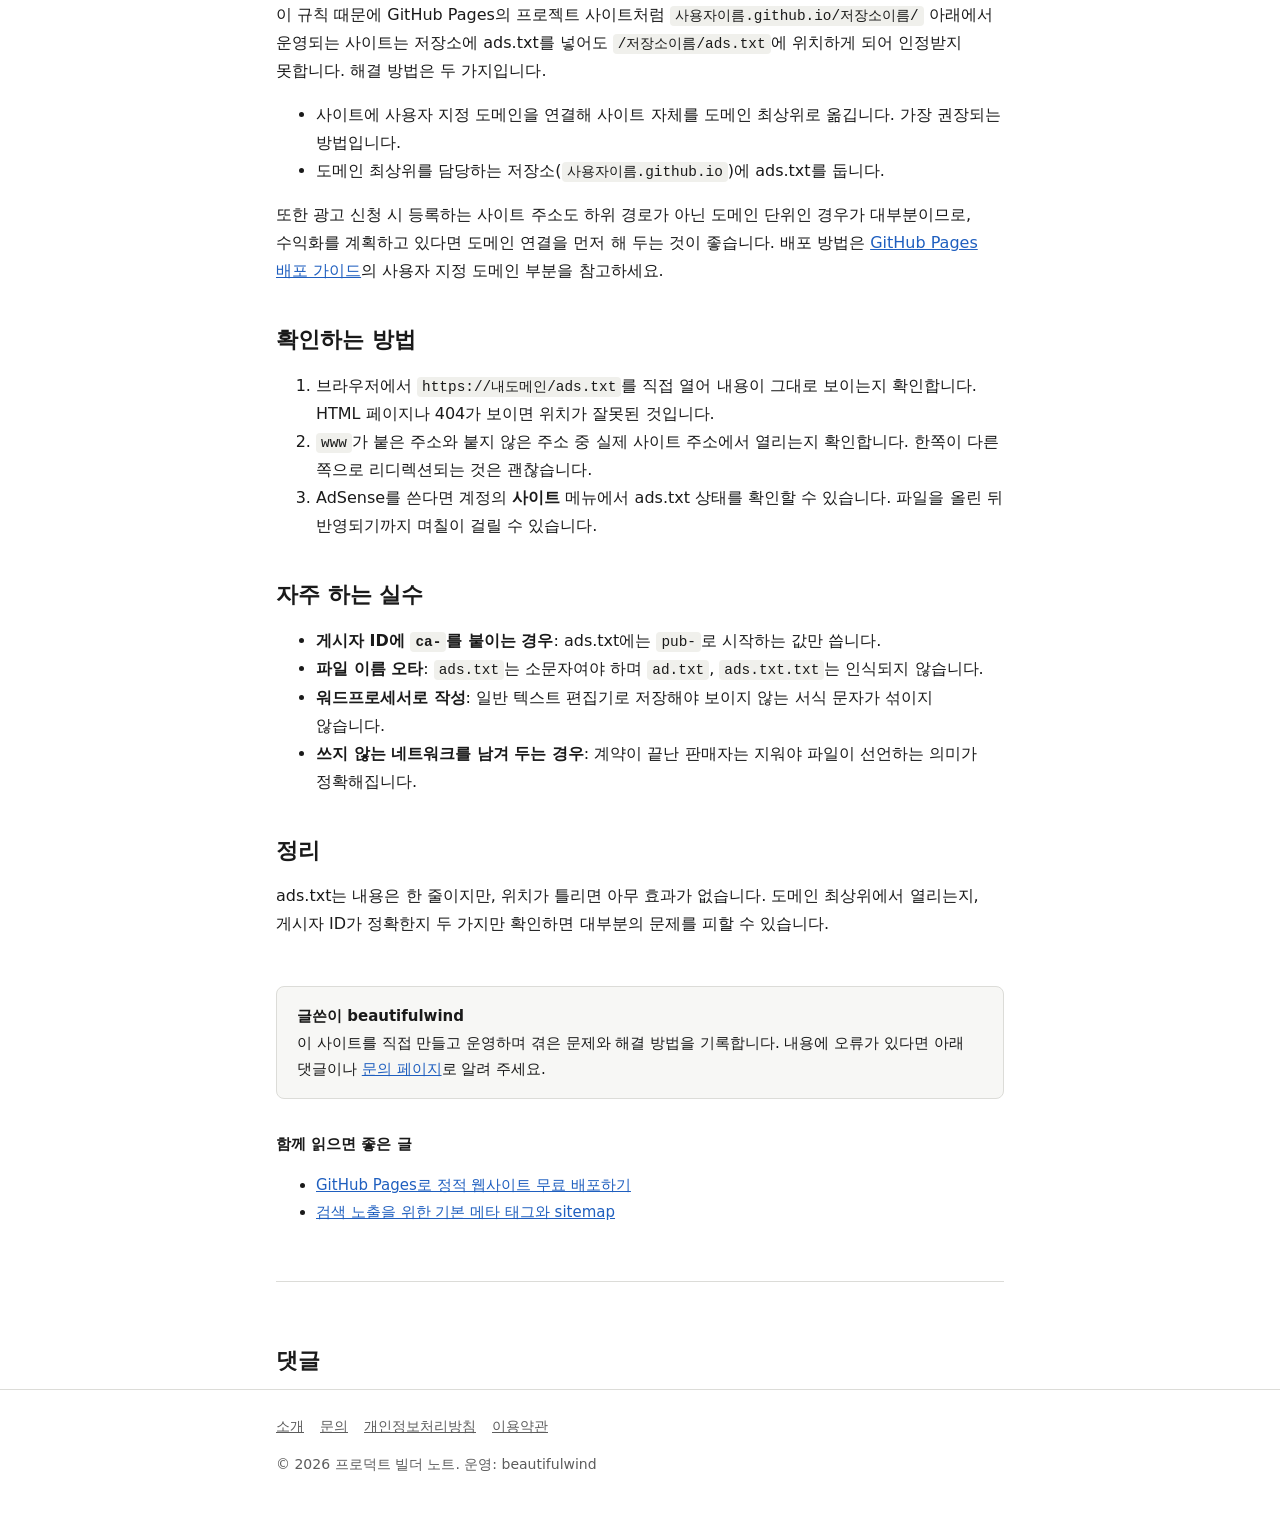
<file: articles/ads-txt-guide.html>
<!DOCTYPE html>
<html lang="ko">
<head>
    <!-- Google tag (gtag.js) -->
    <script async src="https://www.googletagmanager.com/gtag/js?id=G-HHE1N0N2TD"></script>
    <script>
      window.dataLayer = window.dataLayer || [];
      function gtag(){dataLayer.push(arguments);}
      gtag('js', new Date());

      gtag('config', 'G-HHE1N0N2TD');
    </script>
    <!-- Microsoft Clarity -->
    <script type="text/javascript">
        (function(c,l,a,r,i,t,y){
            c[a]=c[a]||function(){(c[a].q=c[a].q||[]).push(arguments)};
            t=l.createElement(r);t.async=1;t.src="https://www.clarity.ms/tag/"+i;
            y=l.getElementsByTagName(r)[0];y.parentNode.insertBefore(t,y);
        })(window, document, "clarity", "script", "z5prtjij8f");
    </script>
    <meta charset="UTF-8">
    <meta name="viewport" content="width=device-width, initial-scale=1.0">
    <title>ads.txt 완벽 가이드: 의미, 작성법, 위치 | 프로덕트 빌더 노트</title>
    <meta name="description" content="ads.txt가 막아 주는 도메인 위장 문제, 각 항목의 의미, 도메인 최상위에 두어야 하는 이유와 GitHub Pages에서 흔히 놓치는 위치 문제를 정리합니다.">
    <link rel="canonical" href="https://beautifulwind.github.io/pruduct-builder-lectutre/articles/ads-txt-guide.html">
    <meta property="og:type" content="article">
    <meta property="og:site_name" content="프로덕트 빌더 노트">
    <meta property="og:title" content="ads.txt 완벽 가이드: 의미, 작성법, 위치">
    <meta property="og:description" content="ads.txt가 막아 주는 도메인 위장 문제, 각 항목의 의미, 도메인 최상위에 두어야 하는 이유와 GitHub Pages에서 흔히 놓치는 위치 문제를 정리합니다.">
    <meta property="og:url" content="https://beautifulwind.github.io/pruduct-builder-lectutre/articles/ads-txt-guide.html">
    <meta property="og:locale" content="ko_KR">
    <meta name="google-adsense-account" content="ca-pub-5980165987555852">
    <script>
        // 깜빡임 방지: 렌더링 전에 저장된 테마 적용
        (function () {
            var saved = null;
            try { saved = localStorage.getItem('theme'); } catch (e) {}
            var prefersDark = window.matchMedia && window.matchMedia('(prefers-color-scheme: dark)').matches;
            document.documentElement.setAttribute('data-theme', saved || (prefersDark ? 'dark' : 'light'));
        })();
    </script>
    <link rel="stylesheet" href="../assets/style.css">
    <script async src="https://pagead2.googlesyndication.com/pagead/js/adsbygoogle.js?client=ca-pub-5980165987555852"
         crossorigin="anonymous"></script>
    <script type="application/ld+json">{"@context": "https://schema.org", "@type": "Article", "headline": "ads.txt 완벽 가이드: 의미, 작성법, 위치", "description": "ads.txt가 막아 주는 도메인 위장 문제, 각 항목의 의미, 도메인 최상위에 두어야 하는 이유와 GitHub Pages에서 흔히 놓치는 위치 문제를 정리합니다.", "datePublished": "2026-10-29", "dateModified": "2026-10-29", "inLanguage": "ko", "author": {"@type": "Person", "name": "beautifulwind", "url": "https://github.com/beautifulwind"}, "mainEntityOfPage": "https://beautifulwind.github.io/pruduct-builder-lectutre/articles/ads-txt-guide.html"}</script>
</head>
<body>
    <header class="site-header">
        <div class="wrap">
            <a class="brand" href="../index.html">프로덕트 빌더 노트</a>
            <nav class="site-nav" aria-label="주 메뉴">
            <a href="../index.html">홈</a>
            <a href="../about.html">소개</a>
            <a href="../contact.html">문의</a>
            </nav>
            <button class="theme-toggle" id="themeToggle" type="button"></button>
        </div>
    </header>

    <main class="wrap">
        <article>
            <p class="breadcrumb"><a href="../index.html">홈</a> › 사이트 운영</p>
            <h1>ads.txt 완벽 가이드: 의미, 작성법, 위치</h1>
            <p class="meta">글: beautifulwind · <time datetime="2026-10-29">2026년 10월 29일</time> · 사이트 운영</p>

        <p class="lead">광고를 게재하는 사이트라면 <code>ads.txt</code>라는 작은 텍스트 파일 하나를 반드시 챙겨야 합니다. 이 파일이 무엇을 막아 주는지, 각 항목이 무슨 뜻인지, 그리고 정적 사이트에서 흔히 놓치는 위치 문제까지 정리했습니다.</p>

        <nav class="toc" aria-label="목차">
            <strong>목차</strong>
            <ol>
                <li><a href="#what">ads.txt는 왜 필요한가</a></li>
                <li><a href="#format">한 줄의 의미</a></li>
                <li><a href="#where">어디에 두어야 하나</a></li>
                <li><a href="#verify">확인하는 방법</a></li>
                <li><a href="#mistakes">자주 하는 실수</a></li>
            </ol>
        </nav>

        <h2 id="what">ads.txt는 왜 필요한가</h2>
        <p>디지털 광고는 사이트 운영자와 광고주 사이에 여러 중개 플랫폼이 끼어 거래됩니다. 이 과정에서 누군가 유명 사이트인 것처럼 꾸며 광고 지면을 판매하는 <strong>도메인 위장(spoofing)</strong>이 문제가 되었습니다. ads.txt(Authorized Digital Sellers)는 IAB Tech Lab이 만든 표준으로, 사이트 운영자가 "내 사이트의 광고 지면은 이 판매자들만 팔 수 있다"고 공개적으로 선언하는 파일입니다. 광고 구매자는 이 파일을 확인해 허가받지 않은 판매자의 지면을 걸러냅니다.</p>
        <p>운영자 입장에서는 내 사이트 이름을 도용한 가짜 지면에 광고비가 새어 나가는 것을 막아 주므로, 결과적으로 내 지면의 신뢰도와 수익을 지키는 장치입니다.</p>

        <h2 id="format">한 줄의 의미</h2>
        <p>Google AdSense를 사용한다면 보통 다음과 같은 한 줄이면 충분합니다.</p>
        <pre><code>google.com, pub-0000000000000000, DIRECT, f08c47fec0942fa0</code></pre>
        <table>
            <thead><tr><th>순서</th><th>항목</th><th>설명</th></tr></thead>
            <tbody>
                <tr><td>1</td><td>광고 시스템 도메인</td><td>지면을 판매하는 플랫폼의 도메인. AdSense는 <code>google.com</code>입니다.</td></tr>
                <tr><td>2</td><td>게시자 ID</td><td>그 플랫폼에서의 내 계정 ID. AdSense 화면의 <code>pub-</code>로 시작하는 숫자입니다. 광고 코드의 <code>ca-pub-</code>에서 <code>ca-</code>를 뺀 값과 같습니다.</td></tr>
                <tr><td>3</td><td>관계</td><td>내가 직접 계정을 관리하면 <code>DIRECT</code>, 다른 회사가 대신 판매하면 <code>RESELLER</code>입니다.</td></tr>
                <tr><td>4</td><td>인증 기관 ID</td><td>선택 항목으로, 광고 시스템을 식별하는 TAG ID입니다. Google의 값은 <code>f08c47fec0942fa0</code>입니다.</td></tr>
            </tbody>
        </table>
        <p>여러 광고 네트워크를 함께 쓴다면 네트워크마다 한 줄씩 추가합니다. <code>#</code> 뒤에 쓴 내용은 주석으로 처리됩니다.</p>

        <h2 id="where">어디에 두어야 하나</h2>
        <p>ads.txt에서 가장 중요한 규칙은 위치입니다. 파일은 반드시 <strong>도메인의 최상위</strong>, 즉 <code>https://example.com/ads.txt</code>에서 열려야 합니다. 하위 폴더에 있는 파일은 표준상 인식되지 않습니다.</p>
        <p>이 규칙 때문에 GitHub Pages의 프로젝트 사이트처럼 <code>사용자이름.github.io/저장소이름/</code> 아래에서 운영되는 사이트는 저장소에 ads.txt를 넣어도 <code>/저장소이름/ads.txt</code>에 위치하게 되어 인정받지 못합니다. 해결 방법은 두 가지입니다.</p>
        <ul>
            <li>사이트에 사용자 지정 도메인을 연결해 사이트 자체를 도메인 최상위로 옮깁니다. 가장 권장되는 방법입니다.</li>
            <li>도메인 최상위를 담당하는 저장소(<code>사용자이름.github.io</code>)에 ads.txt를 둡니다.</li>
        </ul>
        <p>또한 광고 신청 시 등록하는 사이트 주소도 하위 경로가 아닌 도메인 단위인 경우가 대부분이므로, 수익화를 계획하고 있다면 도메인 연결을 먼저 해 두는 것이 좋습니다. 배포 방법은 <a href="github-pages-deploy.html">GitHub Pages 배포 가이드</a>의 사용자 지정 도메인 부분을 참고하세요.</p>

        <h2 id="verify">확인하는 방법</h2>
        <ol>
            <li>브라우저에서 <code>https://내도메인/ads.txt</code>를 직접 열어 내용이 그대로 보이는지 확인합니다. HTML 페이지나 404가 보이면 위치가 잘못된 것입니다.</li>
            <li><code>www</code>가 붙은 주소와 붙지 않은 주소 중 실제 사이트 주소에서 열리는지 확인합니다. 한쪽이 다른 쪽으로 리디렉션되는 것은 괜찮습니다.</li>
            <li>AdSense를 쓴다면 계정의 <strong>사이트</strong> 메뉴에서 ads.txt 상태를 확인할 수 있습니다. 파일을 올린 뒤 반영되기까지 며칠이 걸릴 수 있습니다.</li>
        </ol>

        <h2 id="mistakes">자주 하는 실수</h2>
        <ul>
            <li><strong>게시자 ID에 <code>ca-</code>를 붙이는 경우</strong>: ads.txt에는 <code>pub-</code>로 시작하는 값만 씁니다.</li>
            <li><strong>파일 이름 오타</strong>: <code>ads.txt</code>는 소문자여야 하며 <code>ad.txt</code>, <code>ads.txt.txt</code>는 인식되지 않습니다.</li>
            <li><strong>워드프로세서로 작성</strong>: 일반 텍스트 편집기로 저장해야 보이지 않는 서식 문자가 섞이지 않습니다.</li>
            <li><strong>쓰지 않는 네트워크를 남겨 두는 경우</strong>: 계약이 끝난 판매자는 지워야 파일이 선언하는 의미가 정확해집니다.</li>
        </ul>

        <h2>정리</h2>
        <p>ads.txt는 내용은 한 줄이지만, 위치가 틀리면 아무 효과가 없습니다. 도메인 최상위에서 열리는지, 게시자 ID가 정확한지 두 가지만 확인하면 대부분의 문제를 피할 수 있습니다.</p>

            <aside class="author-box">
                <strong>글쓴이 beautifulwind</strong><br>
                이 사이트를 직접 만들고 운영하며 겪은 문제와 해결 방법을 기록합니다. 내용에 오류가 있다면 아래 댓글이나 <a href="../contact.html">문의 페이지</a>로 알려 주세요.
            </aside>

            <nav class="related" aria-label="관련 글">
                <strong>함께 읽으면 좋은 글</strong>
                <ul>
                    <li><a href="github-pages-deploy.html">GitHub Pages로 정적 웹사이트 무료 배포하기</a></li>
                    <li><a href="meta-tags-seo-basics.html">검색 노출을 위한 기본 메타 태그와 sitemap</a></li>
                </ul>
            </nav>
        </article>

        <section class="comments" aria-label="댓글">
            <h2>댓글</h2>
            <div id="disqus_thread"></div>
            <noscript>댓글을 보려면 JavaScript를 켜 주세요. <a href="https://disqus.com/?ref_noscript">comments powered by Disqus.</a></noscript>
        </section>
    </main>

    <footer class="site-footer">
        <div class="wrap">
            <nav aria-label="사이트 정보">
            <a href="../about.html">소개</a>
            <a href="../contact.html">문의</a>
            <a href="../privacy.html">개인정보처리방침</a>
            <a href="../terms.html">이용약관</a>
            </nav>
            <p>&copy; 2026 프로덕트 빌더 노트. 운영: beautifulwind</p>
        </div>
    </footer>

    <script src="../assets/main.js"></script>
</body>
</html>
</file>
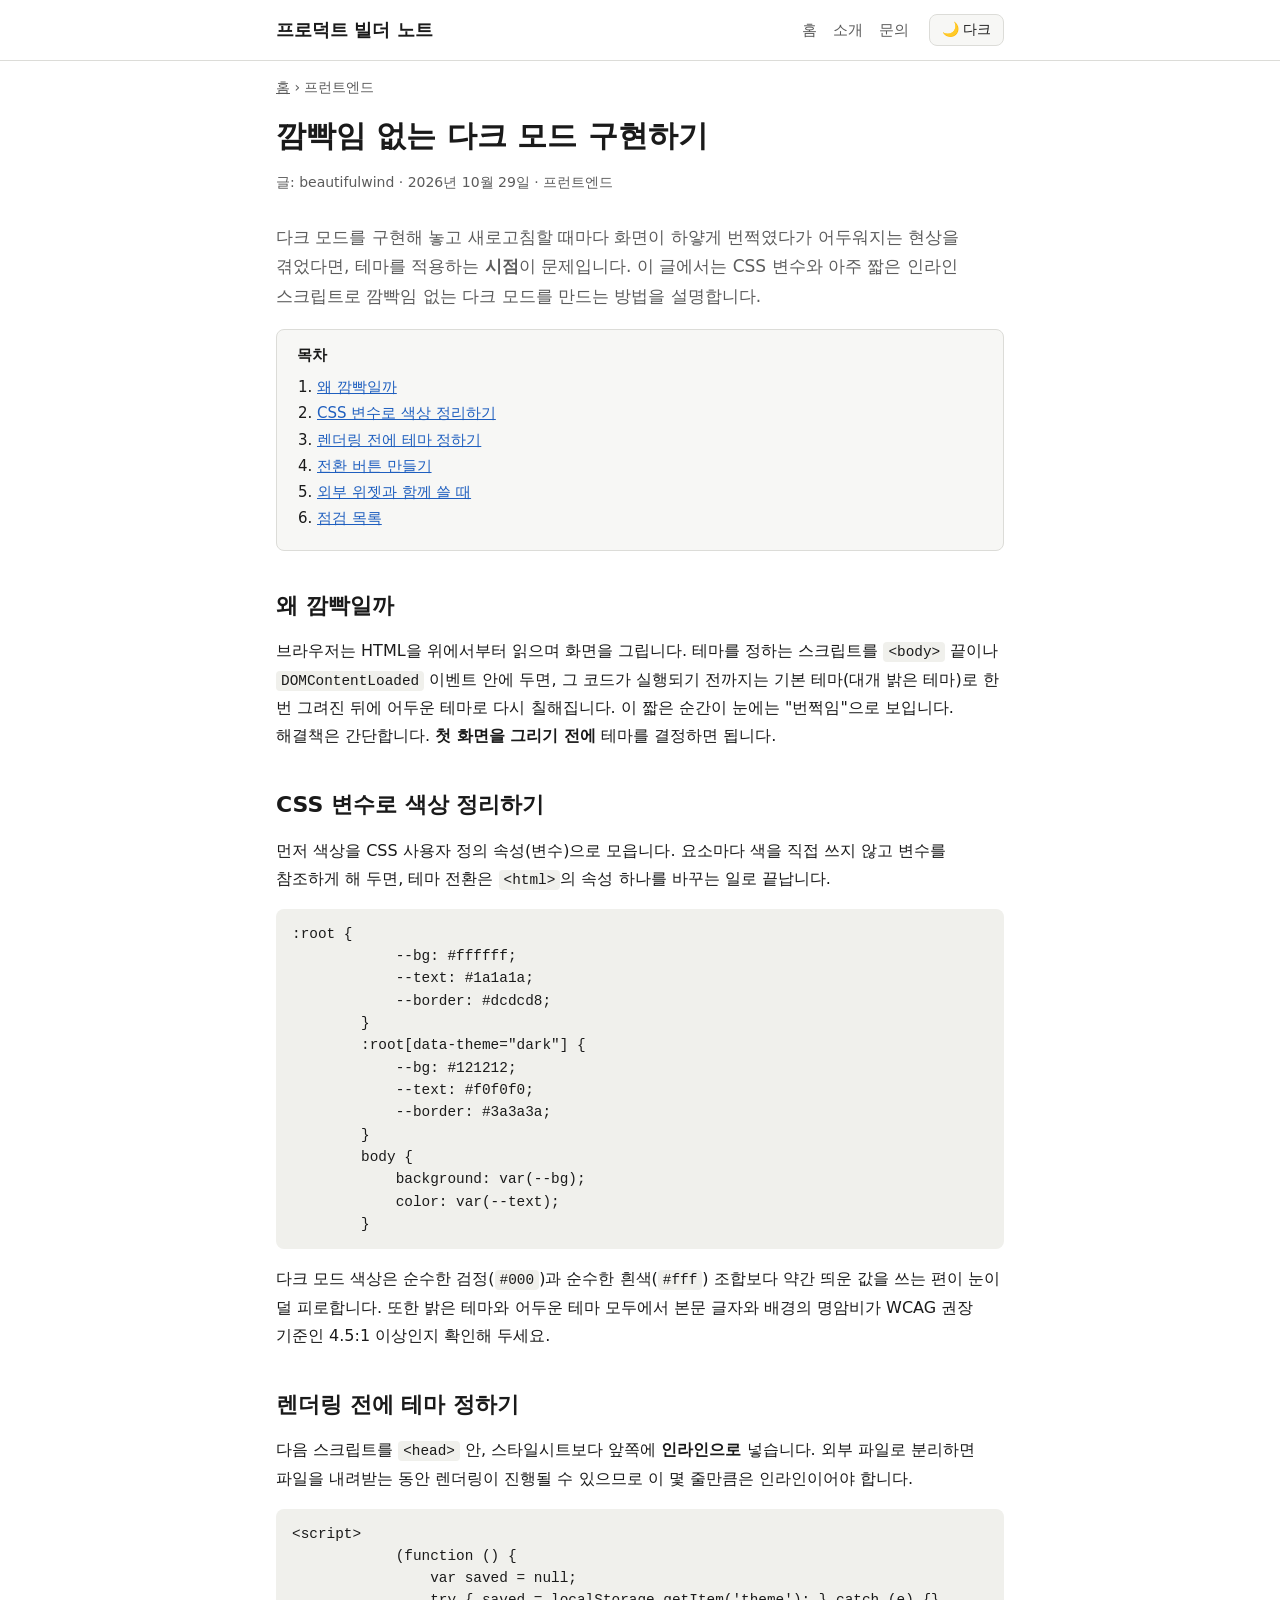
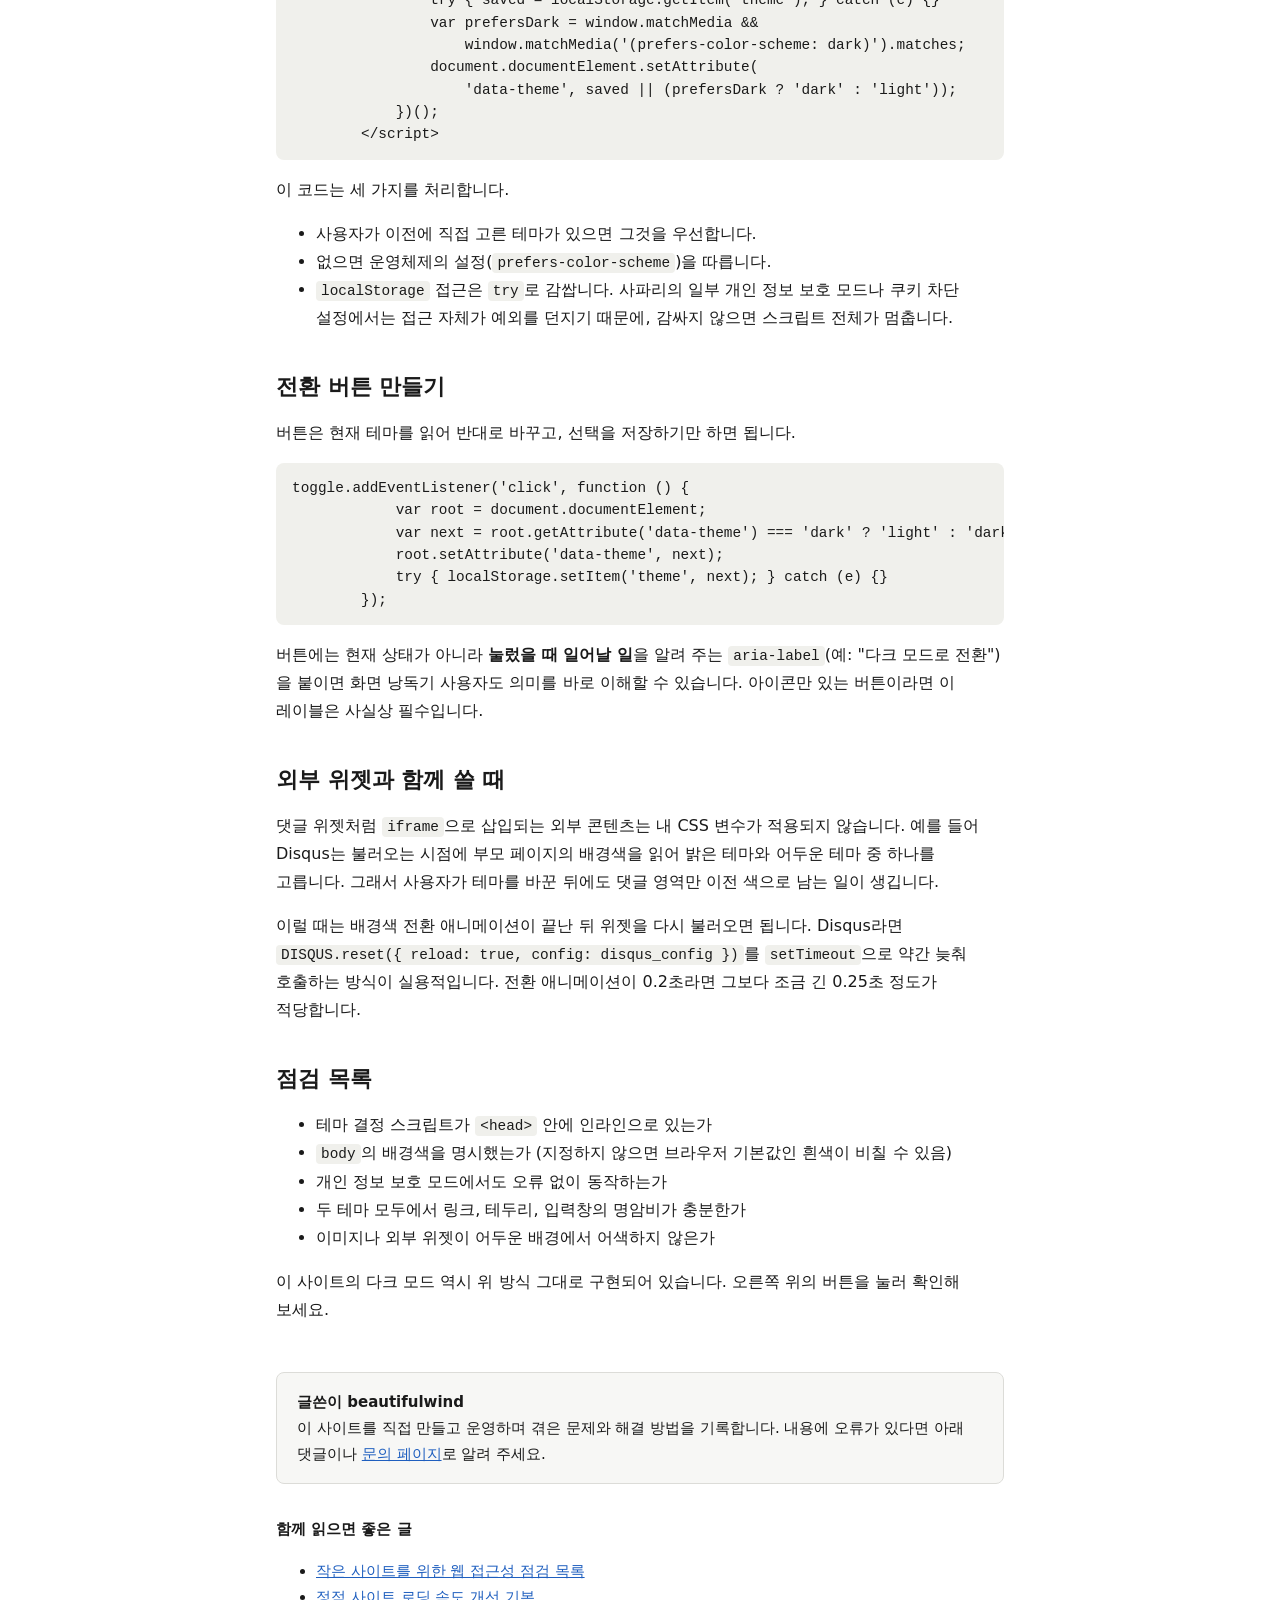
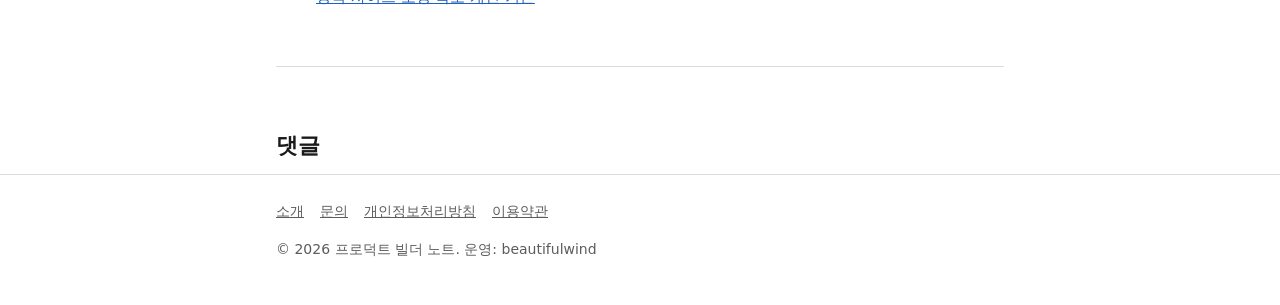
<file: articles/dark-mode-no-flash.html>
<!DOCTYPE html>
<html lang="ko">
<head>
    <!-- Google tag (gtag.js) -->
    <script async src="https://www.googletagmanager.com/gtag/js?id=G-HHE1N0N2TD"></script>
    <script>
      window.dataLayer = window.dataLayer || [];
      function gtag(){dataLayer.push(arguments);}
      gtag('js', new Date());

      gtag('config', 'G-HHE1N0N2TD');
    </script>
    <!-- Microsoft Clarity -->
    <script type="text/javascript">
        (function(c,l,a,r,i,t,y){
            c[a]=c[a]||function(){(c[a].q=c[a].q||[]).push(arguments)};
            t=l.createElement(r);t.async=1;t.src="https://www.clarity.ms/tag/"+i;
            y=l.getElementsByTagName(r)[0];y.parentNode.insertBefore(t,y);
        })(window, document, "clarity", "script", "z5prtjij8f");
    </script>
    <meta charset="UTF-8">
    <meta name="viewport" content="width=device-width, initial-scale=1.0">
    <title>깜빡임 없는 다크 모드 구현하기 | 프로덕트 빌더 노트</title>
    <meta name="description" content="CSS 변수와 head 안의 짧은 인라인 스크립트로 새로고침해도 번쩍이지 않는 다크 모드를 만들고, 외부 위젯까지 테마를 맞추는 방법을 설명합니다.">
    <link rel="canonical" href="https://beautifulwind.github.io/pruduct-builder-lectutre/articles/dark-mode-no-flash.html">
    <meta property="og:type" content="article">
    <meta property="og:site_name" content="프로덕트 빌더 노트">
    <meta property="og:title" content="깜빡임 없는 다크 모드 구현하기">
    <meta property="og:description" content="CSS 변수와 head 안의 짧은 인라인 스크립트로 새로고침해도 번쩍이지 않는 다크 모드를 만들고, 외부 위젯까지 테마를 맞추는 방법을 설명합니다.">
    <meta property="og:url" content="https://beautifulwind.github.io/pruduct-builder-lectutre/articles/dark-mode-no-flash.html">
    <meta property="og:locale" content="ko_KR">
    <meta name="google-adsense-account" content="ca-pub-5980165987555852">
    <script>
        // 깜빡임 방지: 렌더링 전에 저장된 테마 적용
        (function () {
            var saved = null;
            try { saved = localStorage.getItem('theme'); } catch (e) {}
            var prefersDark = window.matchMedia && window.matchMedia('(prefers-color-scheme: dark)').matches;
            document.documentElement.setAttribute('data-theme', saved || (prefersDark ? 'dark' : 'light'));
        })();
    </script>
    <link rel="stylesheet" href="../assets/style.css">
    <script async src="https://pagead2.googlesyndication.com/pagead/js/adsbygoogle.js?client=ca-pub-5980165987555852"
         crossorigin="anonymous"></script>
    <script type="application/ld+json">{"@context": "https://schema.org", "@type": "Article", "headline": "깜빡임 없는 다크 모드 구현하기", "description": "CSS 변수와 head 안의 짧은 인라인 스크립트로 새로고침해도 번쩍이지 않는 다크 모드를 만들고, 외부 위젯까지 테마를 맞추는 방법을 설명합니다.", "datePublished": "2026-10-29", "dateModified": "2026-10-29", "inLanguage": "ko", "author": {"@type": "Person", "name": "beautifulwind", "url": "https://github.com/beautifulwind"}, "mainEntityOfPage": "https://beautifulwind.github.io/pruduct-builder-lectutre/articles/dark-mode-no-flash.html"}</script>
</head>
<body>
    <header class="site-header">
        <div class="wrap">
            <a class="brand" href="../index.html">프로덕트 빌더 노트</a>
            <nav class="site-nav" aria-label="주 메뉴">
            <a href="../index.html">홈</a>
            <a href="../about.html">소개</a>
            <a href="../contact.html">문의</a>
            </nav>
            <button class="theme-toggle" id="themeToggle" type="button"></button>
        </div>
    </header>

    <main class="wrap">
        <article>
            <p class="breadcrumb"><a href="../index.html">홈</a> › 프런트엔드</p>
            <h1>깜빡임 없는 다크 모드 구현하기</h1>
            <p class="meta">글: beautifulwind · <time datetime="2026-10-29">2026년 10월 29일</time> · 프런트엔드</p>

        <p class="lead">다크 모드를 구현해 놓고 새로고침할 때마다 화면이 하얗게 번쩍였다가 어두워지는 현상을 겪었다면, 테마를 적용하는 <strong>시점</strong>이 문제입니다. 이 글에서는 CSS 변수와 아주 짧은 인라인 스크립트로 깜빡임 없는 다크 모드를 만드는 방법을 설명합니다.</p>

        <nav class="toc" aria-label="목차">
            <strong>목차</strong>
            <ol>
                <li><a href="#why">왜 깜빡일까</a></li>
                <li><a href="#vars">CSS 변수로 색상 정리하기</a></li>
                <li><a href="#inline">렌더링 전에 테마 정하기</a></li>
                <li><a href="#toggle">전환 버튼 만들기</a></li>
                <li><a href="#embed">외부 위젯과 함께 쓸 때</a></li>
                <li><a href="#check">점검 목록</a></li>
            </ol>
        </nav>

        <h2 id="why">왜 깜빡일까</h2>
        <p>브라우저는 HTML을 위에서부터 읽으며 화면을 그립니다. 테마를 정하는 스크립트를 <code>&lt;body&gt;</code> 끝이나 <code>DOMContentLoaded</code> 이벤트 안에 두면, 그 코드가 실행되기 전까지는 기본 테마(대개 밝은 테마)로 한 번 그려진 뒤에 어두운 테마로 다시 칠해집니다. 이 짧은 순간이 눈에는 "번쩍임"으로 보입니다. 해결책은 간단합니다. <strong>첫 화면을 그리기 전에</strong> 테마를 결정하면 됩니다.</p>

        <h2 id="vars">CSS 변수로 색상 정리하기</h2>
        <p>먼저 색상을 CSS 사용자 정의 속성(변수)으로 모읍니다. 요소마다 색을 직접 쓰지 않고 변수를 참조하게 해 두면, 테마 전환은 <code>&lt;html&gt;</code>의 속성 하나를 바꾸는 일로 끝납니다.</p>
        <pre><code>:root {
            --bg: #ffffff;
            --text: #1a1a1a;
            --border: #dcdcd8;
        }
        :root[data-theme="dark"] {
            --bg: #121212;
            --text: #f0f0f0;
            --border: #3a3a3a;
        }
        body {
            background: var(--bg);
            color: var(--text);
        }</code></pre>
        <p>다크 모드 색상은 순수한 검정(<code>#000</code>)과 순수한 흰색(<code>#fff</code>) 조합보다 약간 띄운 값을 쓰는 편이 눈이 덜 피로합니다. 또한 밝은 테마와 어두운 테마 모두에서 본문 글자와 배경의 명암비가 WCAG 권장 기준인 4.5:1 이상인지 확인해 두세요.</p>

        <h2 id="inline">렌더링 전에 테마 정하기</h2>
        <p>다음 스크립트를 <code>&lt;head&gt;</code> 안, 스타일시트보다 앞쪽에 <strong>인라인으로</strong> 넣습니다. 외부 파일로 분리하면 파일을 내려받는 동안 렌더링이 진행될 수 있으므로 이 몇 줄만큼은 인라인이어야 합니다.</p>
        <pre><code>&lt;script&gt;
            (function () {
                var saved = null;
                try { saved = localStorage.getItem('theme'); } catch (e) {}
                var prefersDark = window.matchMedia &amp;&amp;
                    window.matchMedia('(prefers-color-scheme: dark)').matches;
                document.documentElement.setAttribute(
                    'data-theme', saved || (prefersDark ? 'dark' : 'light'));
            })();
        &lt;/script&gt;</code></pre>
        <p>이 코드는 세 가지를 처리합니다.</p>
        <ul>
            <li>사용자가 이전에 직접 고른 테마가 있으면 그것을 우선합니다.</li>
            <li>없으면 운영체제의 설정(<code>prefers-color-scheme</code>)을 따릅니다.</li>
            <li><code>localStorage</code> 접근은 <code>try</code>로 감쌉니다. 사파리의 일부 개인 정보 보호 모드나 쿠키 차단 설정에서는 접근 자체가 예외를 던지기 때문에, 감싸지 않으면 스크립트 전체가 멈춥니다.</li>
        </ul>

        <h2 id="toggle">전환 버튼 만들기</h2>
        <p>버튼은 현재 테마를 읽어 반대로 바꾸고, 선택을 저장하기만 하면 됩니다.</p>
        <pre><code>toggle.addEventListener('click', function () {
            var root = document.documentElement;
            var next = root.getAttribute('data-theme') === 'dark' ? 'light' : 'dark';
            root.setAttribute('data-theme', next);
            try { localStorage.setItem('theme', next); } catch (e) {}
        });</code></pre>
        <p>버튼에는 현재 상태가 아니라 <strong>눌렀을 때 일어날 일</strong>을 알려 주는 <code>aria-label</code>(예: "다크 모드로 전환")을 붙이면 화면 낭독기 사용자도 의미를 바로 이해할 수 있습니다. 아이콘만 있는 버튼이라면 이 레이블은 사실상 필수입니다.</p>

        <h2 id="embed">외부 위젯과 함께 쓸 때</h2>
        <p>댓글 위젯처럼 <code>iframe</code>으로 삽입되는 외부 콘텐츠는 내 CSS 변수가 적용되지 않습니다. 예를 들어 Disqus는 불러오는 시점에 부모 페이지의 배경색을 읽어 밝은 테마와 어두운 테마 중 하나를 고릅니다. 그래서 사용자가 테마를 바꾼 뒤에도 댓글 영역만 이전 색으로 남는 일이 생깁니다.</p>
        <p>이럴 때는 배경색 전환 애니메이션이 끝난 뒤 위젯을 다시 불러오면 됩니다. Disqus라면 <code>DISQUS.reset({ reload: true, config: disqus_config })</code>를 <code>setTimeout</code>으로 약간 늦춰 호출하는 방식이 실용적입니다. 전환 애니메이션이 0.2초라면 그보다 조금 긴 0.25초 정도가 적당합니다.</p>

        <h2 id="check">점검 목록</h2>
        <ul>
            <li>테마 결정 스크립트가 <code>&lt;head&gt;</code> 안에 인라인으로 있는가</li>
            <li><code>body</code>의 배경색을 명시했는가 (지정하지 않으면 브라우저 기본값인 흰색이 비칠 수 있음)</li>
            <li>개인 정보 보호 모드에서도 오류 없이 동작하는가</li>
            <li>두 테마 모두에서 링크, 테두리, 입력창의 명암비가 충분한가</li>
            <li>이미지나 외부 위젯이 어두운 배경에서 어색하지 않은가</li>
        </ul>
        <p>이 사이트의 다크 모드 역시 위 방식 그대로 구현되어 있습니다. 오른쪽 위의 버튼을 눌러 확인해 보세요.</p>

            <aside class="author-box">
                <strong>글쓴이 beautifulwind</strong><br>
                이 사이트를 직접 만들고 운영하며 겪은 문제와 해결 방법을 기록합니다. 내용에 오류가 있다면 아래 댓글이나 <a href="../contact.html">문의 페이지</a>로 알려 주세요.
            </aside>

            <nav class="related" aria-label="관련 글">
                <strong>함께 읽으면 좋은 글</strong>
                <ul>
                    <li><a href="web-accessibility-checklist.html">작은 사이트를 위한 웹 접근성 점검 목록</a></li>
                    <li><a href="page-speed-basics.html">정적 사이트 로딩 속도 개선 기본</a></li>
                </ul>
            </nav>
        </article>

        <section class="comments" aria-label="댓글">
            <h2>댓글</h2>
            <div id="disqus_thread"></div>
            <noscript>댓글을 보려면 JavaScript를 켜 주세요. <a href="https://disqus.com/?ref_noscript">comments powered by Disqus.</a></noscript>
        </section>
    </main>

    <footer class="site-footer">
        <div class="wrap">
            <nav aria-label="사이트 정보">
            <a href="../about.html">소개</a>
            <a href="../contact.html">문의</a>
            <a href="../privacy.html">개인정보처리방침</a>
            <a href="../terms.html">이용약관</a>
            </nav>
            <p>&copy; 2026 프로덕트 빌더 노트. 운영: beautifulwind</p>
        </div>
    </footer>

    <script src="../assets/main.js"></script>
</body>
</html>
</file>
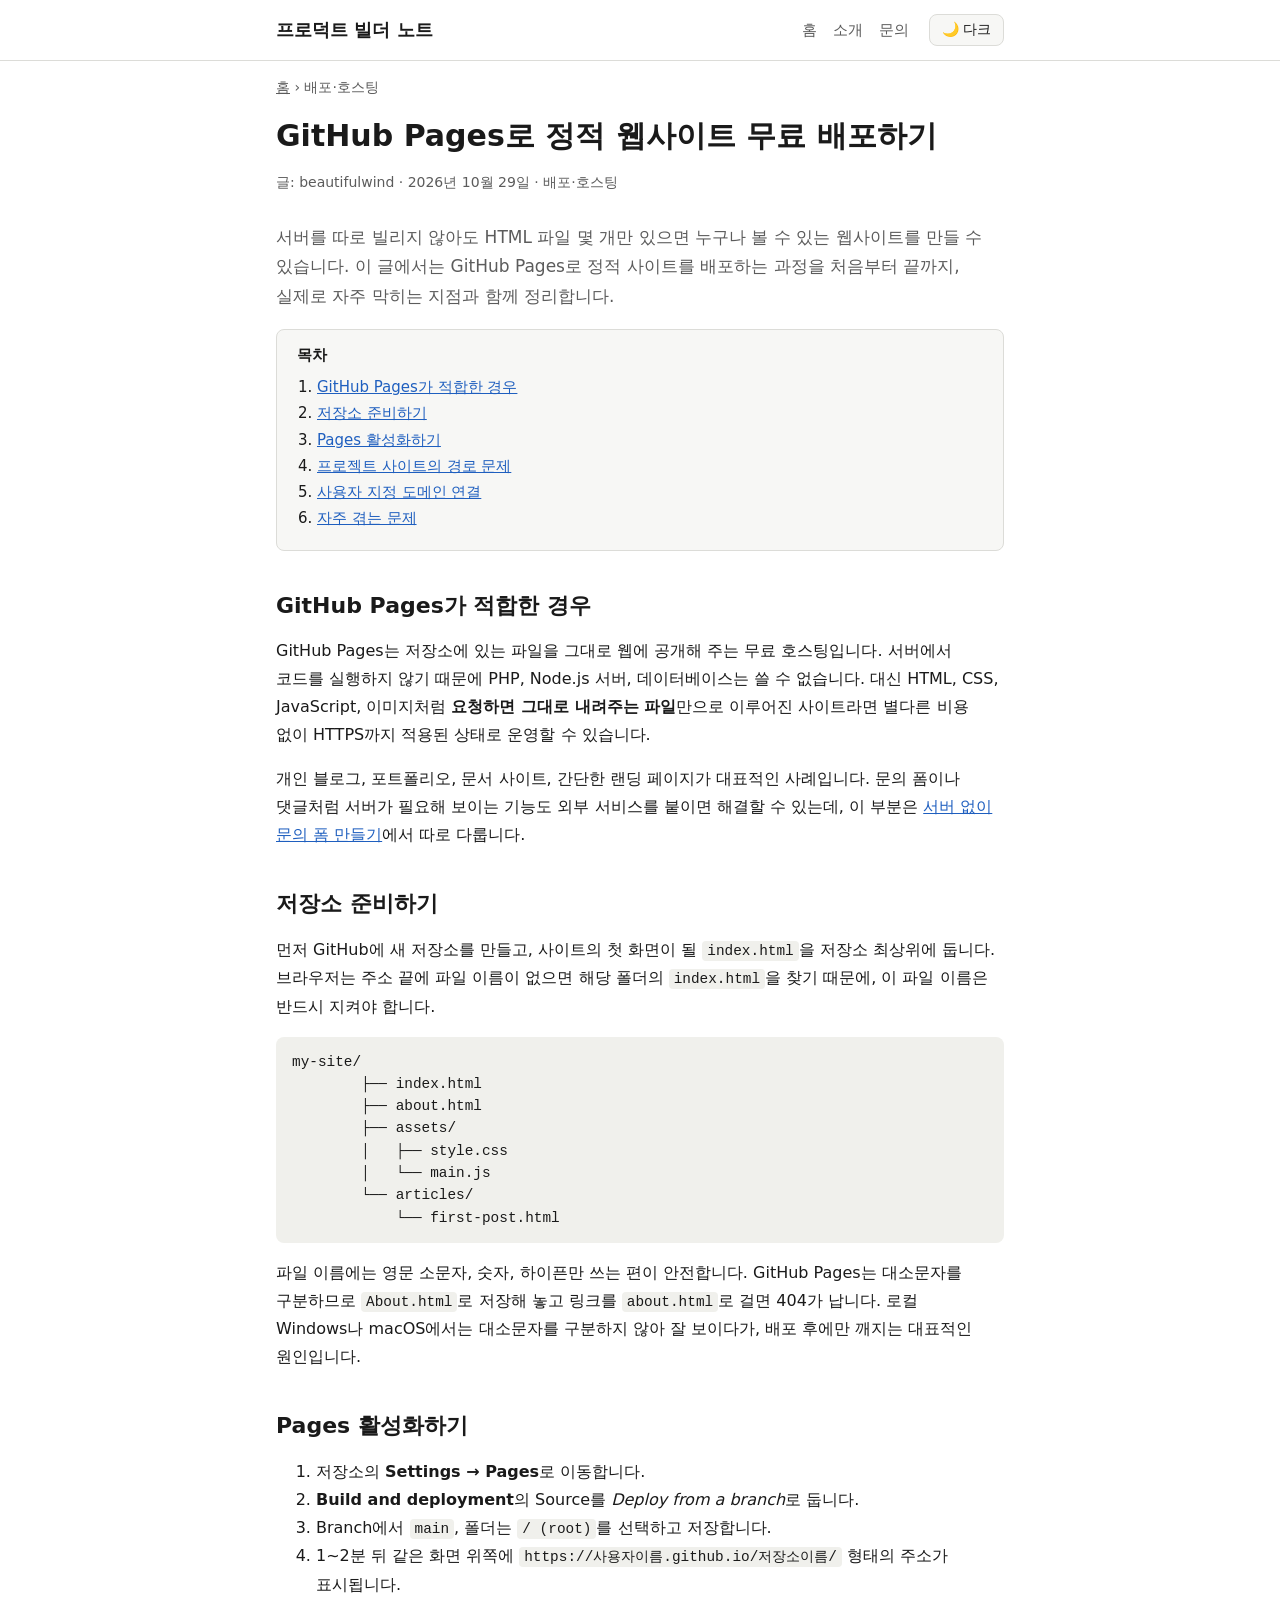
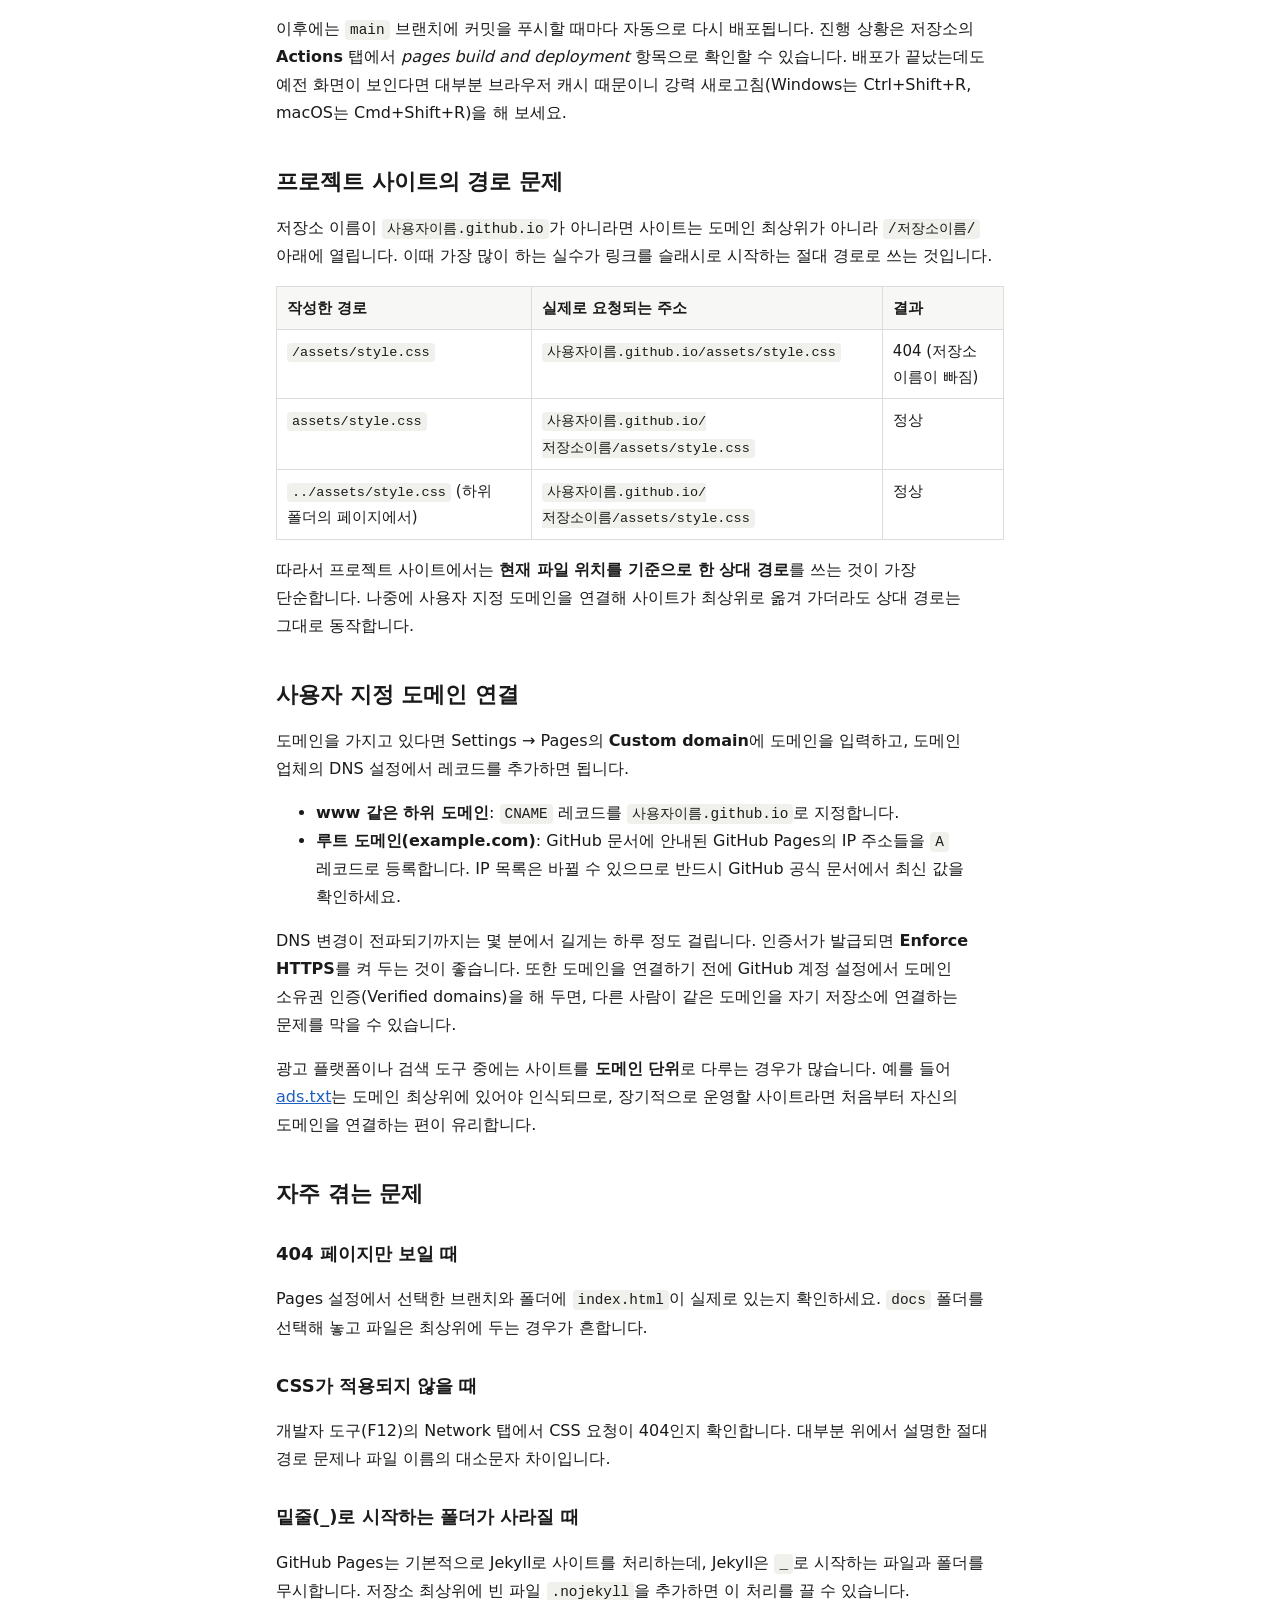
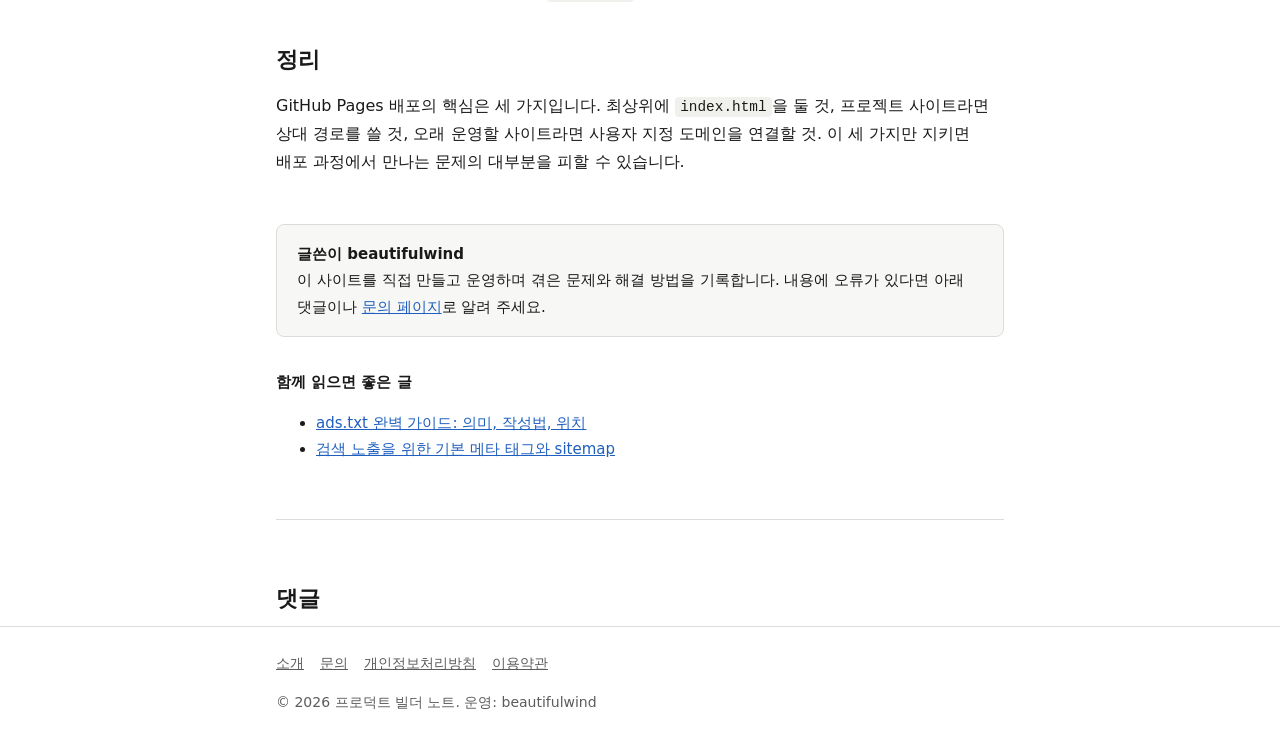
<file: articles/github-pages-deploy.html>
<!DOCTYPE html>
<html lang="ko">
<head>
    <!-- Google tag (gtag.js) -->
    <script async src="https://www.googletagmanager.com/gtag/js?id=G-HHE1N0N2TD"></script>
    <script>
      window.dataLayer = window.dataLayer || [];
      function gtag(){dataLayer.push(arguments);}
      gtag('js', new Date());

      gtag('config', 'G-HHE1N0N2TD');
    </script>
    <!-- Microsoft Clarity -->
    <script type="text/javascript">
        (function(c,l,a,r,i,t,y){
            c[a]=c[a]||function(){(c[a].q=c[a].q||[]).push(arguments)};
            t=l.createElement(r);t.async=1;t.src="https://www.clarity.ms/tag/"+i;
            y=l.getElementsByTagName(r)[0];y.parentNode.insertBefore(t,y);
        })(window, document, "clarity", "script", "z5prtjij8f");
    </script>
    <meta charset="UTF-8">
    <meta name="viewport" content="width=device-width, initial-scale=1.0">
    <title>GitHub Pages로 정적 웹사이트 무료 배포하기 | 프로덕트 빌더 노트</title>
    <meta name="description" content="저장소 준비부터 Pages 활성화, 프로젝트 사이트의 경로 문제, 사용자 지정 도메인 연결, 자주 겪는 오류까지 GitHub Pages 배포 과정을 정리합니다.">
    <link rel="canonical" href="https://beautifulwind.github.io/pruduct-builder-lectutre/articles/github-pages-deploy.html">
    <meta property="og:type" content="article">
    <meta property="og:site_name" content="프로덕트 빌더 노트">
    <meta property="og:title" content="GitHub Pages로 정적 웹사이트 무료 배포하기">
    <meta property="og:description" content="저장소 준비부터 Pages 활성화, 프로젝트 사이트의 경로 문제, 사용자 지정 도메인 연결, 자주 겪는 오류까지 GitHub Pages 배포 과정을 정리합니다.">
    <meta property="og:url" content="https://beautifulwind.github.io/pruduct-builder-lectutre/articles/github-pages-deploy.html">
    <meta property="og:locale" content="ko_KR">
    <meta name="google-adsense-account" content="ca-pub-5980165987555852">
    <script>
        // 깜빡임 방지: 렌더링 전에 저장된 테마 적용
        (function () {
            var saved = null;
            try { saved = localStorage.getItem('theme'); } catch (e) {}
            var prefersDark = window.matchMedia && window.matchMedia('(prefers-color-scheme: dark)').matches;
            document.documentElement.setAttribute('data-theme', saved || (prefersDark ? 'dark' : 'light'));
        })();
    </script>
    <link rel="stylesheet" href="../assets/style.css">
    <script async src="https://pagead2.googlesyndication.com/pagead/js/adsbygoogle.js?client=ca-pub-5980165987555852"
         crossorigin="anonymous"></script>
    <script type="application/ld+json">{"@context": "https://schema.org", "@type": "Article", "headline": "GitHub Pages로 정적 웹사이트 무료 배포하기", "description": "저장소 준비부터 Pages 활성화, 프로젝트 사이트의 경로 문제, 사용자 지정 도메인 연결, 자주 겪는 오류까지 GitHub Pages 배포 과정을 정리합니다.", "datePublished": "2026-10-29", "dateModified": "2026-10-29", "inLanguage": "ko", "author": {"@type": "Person", "name": "beautifulwind", "url": "https://github.com/beautifulwind"}, "mainEntityOfPage": "https://beautifulwind.github.io/pruduct-builder-lectutre/articles/github-pages-deploy.html"}</script>
</head>
<body>
    <header class="site-header">
        <div class="wrap">
            <a class="brand" href="../index.html">프로덕트 빌더 노트</a>
            <nav class="site-nav" aria-label="주 메뉴">
            <a href="../index.html">홈</a>
            <a href="../about.html">소개</a>
            <a href="../contact.html">문의</a>
            </nav>
            <button class="theme-toggle" id="themeToggle" type="button"></button>
        </div>
    </header>

    <main class="wrap">
        <article>
            <p class="breadcrumb"><a href="../index.html">홈</a> › 배포·호스팅</p>
            <h1>GitHub Pages로 정적 웹사이트 무료 배포하기</h1>
            <p class="meta">글: beautifulwind · <time datetime="2026-10-29">2026년 10월 29일</time> · 배포·호스팅</p>

        <p class="lead">서버를 따로 빌리지 않아도 HTML 파일 몇 개만 있으면 누구나 볼 수 있는 웹사이트를 만들 수 있습니다. 이 글에서는 GitHub Pages로 정적 사이트를 배포하는 과정을 처음부터 끝까지, 실제로 자주 막히는 지점과 함께 정리합니다.</p>

        <nav class="toc" aria-label="목차">
            <strong>목차</strong>
            <ol>
                <li><a href="#what">GitHub Pages가 적합한 경우</a></li>
                <li><a href="#setup">저장소 준비하기</a></li>
                <li><a href="#enable">Pages 활성화하기</a></li>
                <li><a href="#paths">프로젝트 사이트의 경로 문제</a></li>
                <li><a href="#domain">사용자 지정 도메인 연결</a></li>
                <li><a href="#trouble">자주 겪는 문제</a></li>
            </ol>
        </nav>

        <h2 id="what">GitHub Pages가 적합한 경우</h2>
        <p>GitHub Pages는 저장소에 있는 파일을 그대로 웹에 공개해 주는 무료 호스팅입니다. 서버에서 코드를 실행하지 않기 때문에 PHP, Node.js 서버, 데이터베이스는 쓸 수 없습니다. 대신 HTML, CSS, JavaScript, 이미지처럼 <strong>요청하면 그대로 내려주는 파일</strong>만으로 이루어진 사이트라면 별다른 비용 없이 HTTPS까지 적용된 상태로 운영할 수 있습니다.</p>
        <p>개인 블로그, 포트폴리오, 문서 사이트, 간단한 랜딩 페이지가 대표적인 사례입니다. 문의 폼이나 댓글처럼 서버가 필요해 보이는 기능도 외부 서비스를 붙이면 해결할 수 있는데, 이 부분은 <a href="static-contact-form.html">서버 없이 문의 폼 만들기</a>에서 따로 다룹니다.</p>

        <h2 id="setup">저장소 준비하기</h2>
        <p>먼저 GitHub에 새 저장소를 만들고, 사이트의 첫 화면이 될 <code>index.html</code>을 저장소 최상위에 둡니다. 브라우저는 주소 끝에 파일 이름이 없으면 해당 폴더의 <code>index.html</code>을 찾기 때문에, 이 파일 이름은 반드시 지켜야 합니다.</p>
        <pre><code>my-site/
        ├── index.html
        ├── about.html
        ├── assets/
        │   ├── style.css
        │   └── main.js
        └── articles/
            └── first-post.html</code></pre>
        <p>파일 이름에는 영문 소문자, 숫자, 하이픈만 쓰는 편이 안전합니다. GitHub Pages는 대소문자를 구분하므로 <code>About.html</code>로 저장해 놓고 링크를 <code>about.html</code>로 걸면 404가 납니다. 로컬 Windows나 macOS에서는 대소문자를 구분하지 않아 잘 보이다가, 배포 후에만 깨지는 대표적인 원인입니다.</p>

        <h2 id="enable">Pages 활성화하기</h2>
        <ol>
            <li>저장소의 <strong>Settings → Pages</strong>로 이동합니다.</li>
            <li><strong>Build and deployment</strong>의 Source를 <em>Deploy from a branch</em>로 둡니다.</li>
            <li>Branch에서 <code>main</code>, 폴더는 <code>/ (root)</code>를 선택하고 저장합니다.</li>
            <li>1~2분 뒤 같은 화면 위쪽에 <code>https://사용자이름.github.io/저장소이름/</code> 형태의 주소가 표시됩니다.</li>
        </ol>
        <p>이후에는 <code>main</code> 브랜치에 커밋을 푸시할 때마다 자동으로 다시 배포됩니다. 진행 상황은 저장소의 <strong>Actions</strong> 탭에서 <em>pages build and deployment</em> 항목으로 확인할 수 있습니다. 배포가 끝났는데도 예전 화면이 보인다면 대부분 브라우저 캐시 때문이니 강력 새로고침(Windows는 Ctrl+Shift+R, macOS는 Cmd+Shift+R)을 해 보세요.</p>

        <h2 id="paths">프로젝트 사이트의 경로 문제</h2>
        <p>저장소 이름이 <code>사용자이름.github.io</code>가 아니라면 사이트는 도메인 최상위가 아니라 <code>/저장소이름/</code> 아래에 열립니다. 이때 가장 많이 하는 실수가 링크를 슬래시로 시작하는 절대 경로로 쓰는 것입니다.</p>
        <table>
            <thead><tr><th>작성한 경로</th><th>실제로 요청되는 주소</th><th>결과</th></tr></thead>
            <tbody>
                <tr><td><code>/assets/style.css</code></td><td><code>사용자이름.github.io/assets/style.css</code></td><td>404 (저장소 이름이 빠짐)</td></tr>
                <tr><td><code>assets/style.css</code></td><td><code>사용자이름.github.io/저장소이름/assets/style.css</code></td><td>정상</td></tr>
                <tr><td><code>../assets/style.css</code> (하위 폴더의 페이지에서)</td><td><code>사용자이름.github.io/저장소이름/assets/style.css</code></td><td>정상</td></tr>
            </tbody>
        </table>
        <p>따라서 프로젝트 사이트에서는 <strong>현재 파일 위치를 기준으로 한 상대 경로</strong>를 쓰는 것이 가장 단순합니다. 나중에 사용자 지정 도메인을 연결해 사이트가 최상위로 옮겨 가더라도 상대 경로는 그대로 동작합니다.</p>

        <h2 id="domain">사용자 지정 도메인 연결</h2>
        <p>도메인을 가지고 있다면 Settings → Pages의 <strong>Custom domain</strong>에 도메인을 입력하고, 도메인 업체의 DNS 설정에서 레코드를 추가하면 됩니다.</p>
        <ul>
            <li><strong>www 같은 하위 도메인</strong>: <code>CNAME</code> 레코드를 <code>사용자이름.github.io</code>로 지정합니다.</li>
            <li><strong>루트 도메인(example.com)</strong>: GitHub 문서에 안내된 GitHub Pages의 IP 주소들을 <code>A</code> 레코드로 등록합니다. IP 목록은 바뀔 수 있으므로 반드시 GitHub 공식 문서에서 최신 값을 확인하세요.</li>
        </ul>
        <p>DNS 변경이 전파되기까지는 몇 분에서 길게는 하루 정도 걸립니다. 인증서가 발급되면 <strong>Enforce HTTPS</strong>를 켜 두는 것이 좋습니다. 또한 도메인을 연결하기 전에 GitHub 계정 설정에서 도메인 소유권 인증(Verified domains)을 해 두면, 다른 사람이 같은 도메인을 자기 저장소에 연결하는 문제를 막을 수 있습니다.</p>
        <p>광고 플랫폼이나 검색 도구 중에는 사이트를 <strong>도메인 단위</strong>로 다루는 경우가 많습니다. 예를 들어 <a href="ads-txt-guide.html">ads.txt</a>는 도메인 최상위에 있어야 인식되므로, 장기적으로 운영할 사이트라면 처음부터 자신의 도메인을 연결하는 편이 유리합니다.</p>

        <h2 id="trouble">자주 겪는 문제</h2>
        <h3>404 페이지만 보일 때</h3>
        <p>Pages 설정에서 선택한 브랜치와 폴더에 <code>index.html</code>이 실제로 있는지 확인하세요. <code>docs</code> 폴더를 선택해 놓고 파일은 최상위에 두는 경우가 흔합니다.</p>
        <h3>CSS가 적용되지 않을 때</h3>
        <p>개발자 도구(F12)의 Network 탭에서 CSS 요청이 404인지 확인합니다. 대부분 위에서 설명한 절대 경로 문제나 파일 이름의 대소문자 차이입니다.</p>
        <h3>밑줄(_)로 시작하는 폴더가 사라질 때</h3>
        <p>GitHub Pages는 기본적으로 Jekyll로 사이트를 처리하는데, Jekyll은 <code>_</code>로 시작하는 파일과 폴더를 무시합니다. 저장소 최상위에 빈 파일 <code>.nojekyll</code>을 추가하면 이 처리를 끌 수 있습니다.</p>

        <h2>정리</h2>
        <p>GitHub Pages 배포의 핵심은 세 가지입니다. 최상위에 <code>index.html</code>을 둘 것, 프로젝트 사이트라면 상대 경로를 쓸 것, 오래 운영할 사이트라면 사용자 지정 도메인을 연결할 것. 이 세 가지만 지키면 배포 과정에서 만나는 문제의 대부분을 피할 수 있습니다.</p>

            <aside class="author-box">
                <strong>글쓴이 beautifulwind</strong><br>
                이 사이트를 직접 만들고 운영하며 겪은 문제와 해결 방법을 기록합니다. 내용에 오류가 있다면 아래 댓글이나 <a href="../contact.html">문의 페이지</a>로 알려 주세요.
            </aside>

            <nav class="related" aria-label="관련 글">
                <strong>함께 읽으면 좋은 글</strong>
                <ul>
                    <li><a href="ads-txt-guide.html">ads.txt 완벽 가이드: 의미, 작성법, 위치</a></li>
                    <li><a href="meta-tags-seo-basics.html">검색 노출을 위한 기본 메타 태그와 sitemap</a></li>
                </ul>
            </nav>
        </article>

        <section class="comments" aria-label="댓글">
            <h2>댓글</h2>
            <div id="disqus_thread"></div>
            <noscript>댓글을 보려면 JavaScript를 켜 주세요. <a href="https://disqus.com/?ref_noscript">comments powered by Disqus.</a></noscript>
        </section>
    </main>

    <footer class="site-footer">
        <div class="wrap">
            <nav aria-label="사이트 정보">
            <a href="../about.html">소개</a>
            <a href="../contact.html">문의</a>
            <a href="../privacy.html">개인정보처리방침</a>
            <a href="../terms.html">이용약관</a>
            </nav>
            <p>&copy; 2026 프로덕트 빌더 노트. 운영: beautifulwind</p>
        </div>
    </footer>

    <script src="../assets/main.js"></script>
</body>
</html>
</file>
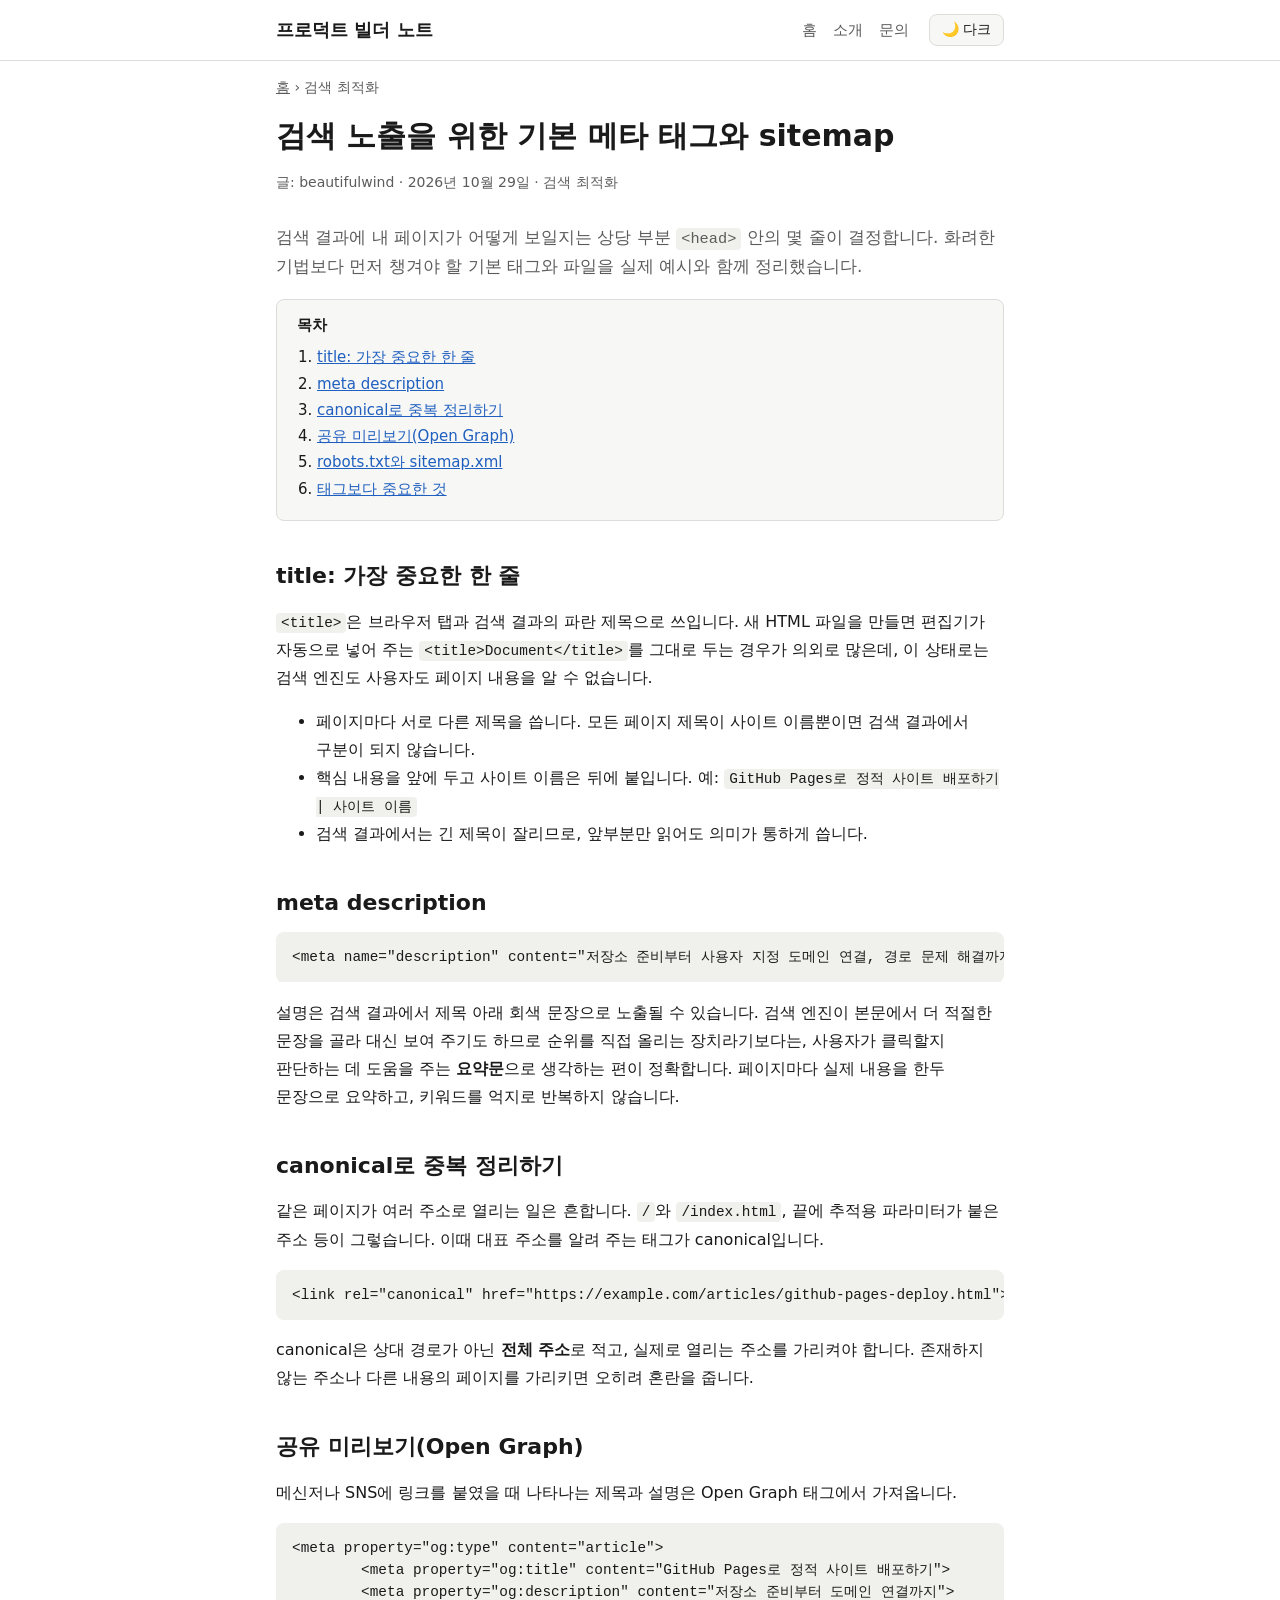
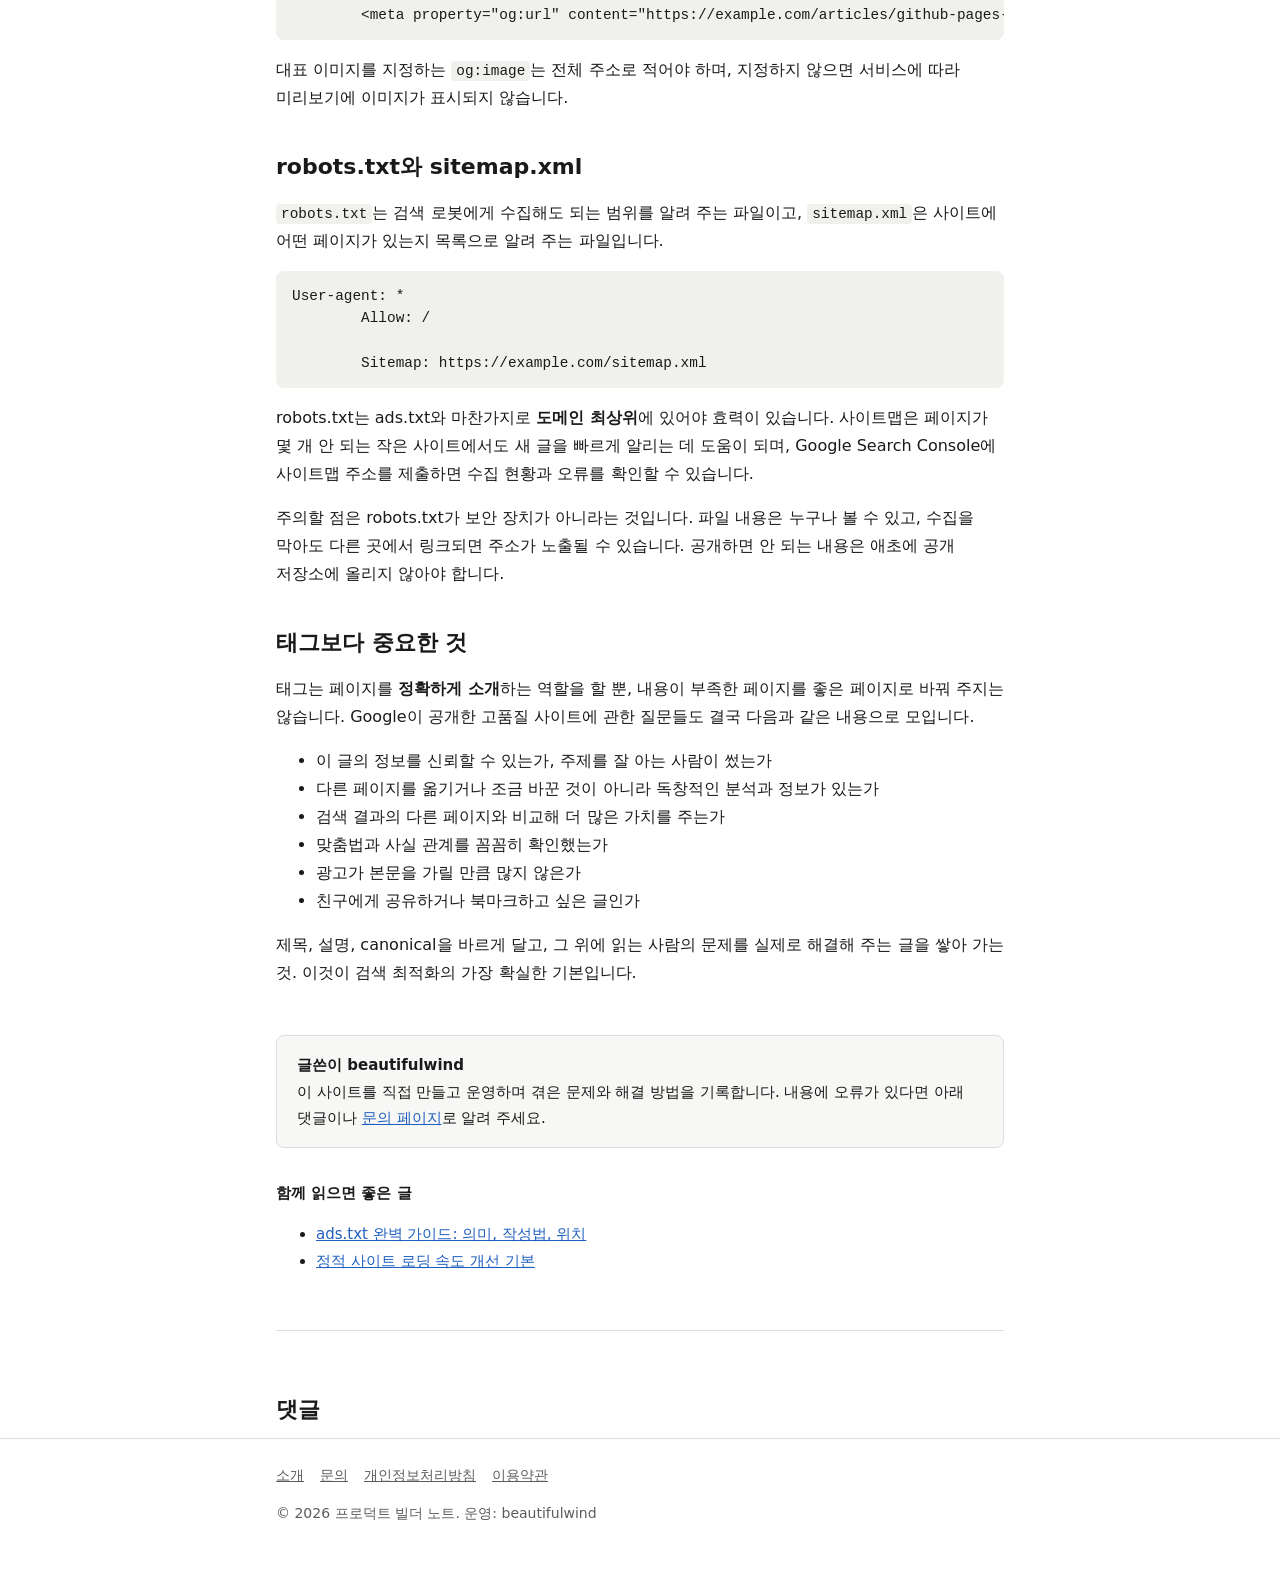
<file: articles/meta-tags-seo-basics.html>
<!DOCTYPE html>
<html lang="ko">
<head>
    <!-- Google tag (gtag.js) -->
    <script async src="https://www.googletagmanager.com/gtag/js?id=G-HHE1N0N2TD"></script>
    <script>
      window.dataLayer = window.dataLayer || [];
      function gtag(){dataLayer.push(arguments);}
      gtag('js', new Date());

      gtag('config', 'G-HHE1N0N2TD');
    </script>
    <!-- Microsoft Clarity -->
    <script type="text/javascript">
        (function(c,l,a,r,i,t,y){
            c[a]=c[a]||function(){(c[a].q=c[a].q||[]).push(arguments)};
            t=l.createElement(r);t.async=1;t.src="https://www.clarity.ms/tag/"+i;
            y=l.getElementsByTagName(r)[0];y.parentNode.insertBefore(t,y);
        })(window, document, "clarity", "script", "z5prtjij8f");
    </script>
    <meta charset="UTF-8">
    <meta name="viewport" content="width=device-width, initial-scale=1.0">
    <title>검색 노출을 위한 기본 메타 태그와 sitemap | 프로덕트 빌더 노트</title>
    <meta name="description" content="title, meta description, canonical, Open Graph, robots.txt, sitemap.xml까지 검색 결과에 페이지가 제대로 보이기 위해 먼저 챙길 기본을 설명합니다.">
    <link rel="canonical" href="https://beautifulwind.github.io/pruduct-builder-lectutre/articles/meta-tags-seo-basics.html">
    <meta property="og:type" content="article">
    <meta property="og:site_name" content="프로덕트 빌더 노트">
    <meta property="og:title" content="검색 노출을 위한 기본 메타 태그와 sitemap">
    <meta property="og:description" content="title, meta description, canonical, Open Graph, robots.txt, sitemap.xml까지 검색 결과에 페이지가 제대로 보이기 위해 먼저 챙길 기본을 설명합니다.">
    <meta property="og:url" content="https://beautifulwind.github.io/pruduct-builder-lectutre/articles/meta-tags-seo-basics.html">
    <meta property="og:locale" content="ko_KR">
    <meta name="google-adsense-account" content="ca-pub-5980165987555852">
    <script>
        // 깜빡임 방지: 렌더링 전에 저장된 테마 적용
        (function () {
            var saved = null;
            try { saved = localStorage.getItem('theme'); } catch (e) {}
            var prefersDark = window.matchMedia && window.matchMedia('(prefers-color-scheme: dark)').matches;
            document.documentElement.setAttribute('data-theme', saved || (prefersDark ? 'dark' : 'light'));
        })();
    </script>
    <link rel="stylesheet" href="../assets/style.css">
    <script async src="https://pagead2.googlesyndication.com/pagead/js/adsbygoogle.js?client=ca-pub-5980165987555852"
         crossorigin="anonymous"></script>
    <script type="application/ld+json">{"@context": "https://schema.org", "@type": "Article", "headline": "검색 노출을 위한 기본 메타 태그와 sitemap", "description": "title, meta description, canonical, Open Graph, robots.txt, sitemap.xml까지 검색 결과에 페이지가 제대로 보이기 위해 먼저 챙길 기본을 설명합니다.", "datePublished": "2026-10-29", "dateModified": "2026-10-29", "inLanguage": "ko", "author": {"@type": "Person", "name": "beautifulwind", "url": "https://github.com/beautifulwind"}, "mainEntityOfPage": "https://beautifulwind.github.io/pruduct-builder-lectutre/articles/meta-tags-seo-basics.html"}</script>
</head>
<body>
    <header class="site-header">
        <div class="wrap">
            <a class="brand" href="../index.html">프로덕트 빌더 노트</a>
            <nav class="site-nav" aria-label="주 메뉴">
            <a href="../index.html">홈</a>
            <a href="../about.html">소개</a>
            <a href="../contact.html">문의</a>
            </nav>
            <button class="theme-toggle" id="themeToggle" type="button"></button>
        </div>
    </header>

    <main class="wrap">
        <article>
            <p class="breadcrumb"><a href="../index.html">홈</a> › 검색 최적화</p>
            <h1>검색 노출을 위한 기본 메타 태그와 sitemap</h1>
            <p class="meta">글: beautifulwind · <time datetime="2026-10-29">2026년 10월 29일</time> · 검색 최적화</p>

        <p class="lead">검색 결과에 내 페이지가 어떻게 보일지는 상당 부분 <code>&lt;head&gt;</code> 안의 몇 줄이 결정합니다. 화려한 기법보다 먼저 챙겨야 할 기본 태그와 파일을 실제 예시와 함께 정리했습니다.</p>

        <nav class="toc" aria-label="목차">
            <strong>목차</strong>
            <ol>
                <li><a href="#title">title: 가장 중요한 한 줄</a></li>
                <li><a href="#desc">meta description</a></li>
                <li><a href="#canonical">canonical로 중복 정리하기</a></li>
                <li><a href="#og">공유 미리보기(Open Graph)</a></li>
                <li><a href="#files">robots.txt와 sitemap.xml</a></li>
                <li><a href="#content">태그보다 중요한 것</a></li>
            </ol>
        </nav>

        <h2 id="title">title: 가장 중요한 한 줄</h2>
        <p><code>&lt;title&gt;</code>은 브라우저 탭과 검색 결과의 파란 제목으로 쓰입니다. 새 HTML 파일을 만들면 편집기가 자동으로 넣어 주는 <code>&lt;title&gt;Document&lt;/title&gt;</code>를 그대로 두는 경우가 의외로 많은데, 이 상태로는 검색 엔진도 사용자도 페이지 내용을 알 수 없습니다.</p>
        <ul>
            <li>페이지마다 서로 다른 제목을 씁니다. 모든 페이지 제목이 사이트 이름뿐이면 검색 결과에서 구분이 되지 않습니다.</li>
            <li>핵심 내용을 앞에 두고 사이트 이름은 뒤에 붙입니다. 예: <code>GitHub Pages로 정적 사이트 배포하기 | 사이트 이름</code></li>
            <li>검색 결과에서는 긴 제목이 잘리므로, 앞부분만 읽어도 의미가 통하게 씁니다.</li>
        </ul>

        <h2 id="desc">meta description</h2>
        <pre><code>&lt;meta name="description" content="저장소 준비부터 사용자 지정 도메인 연결, 경로 문제 해결까지 GitHub Pages 배포 과정을 정리합니다."&gt;</code></pre>
        <p>설명은 검색 결과에서 제목 아래 회색 문장으로 노출될 수 있습니다. 검색 엔진이 본문에서 더 적절한 문장을 골라 대신 보여 주기도 하므로 순위를 직접 올리는 장치라기보다는, 사용자가 클릭할지 판단하는 데 도움을 주는 <strong>요약문</strong>으로 생각하는 편이 정확합니다. 페이지마다 실제 내용을 한두 문장으로 요약하고, 키워드를 억지로 반복하지 않습니다.</p>

        <h2 id="canonical">canonical로 중복 정리하기</h2>
        <p>같은 페이지가 여러 주소로 열리는 일은 흔합니다. <code>/</code>와 <code>/index.html</code>, 끝에 추적용 파라미터가 붙은 주소 등이 그렇습니다. 이때 대표 주소를 알려 주는 태그가 canonical입니다.</p>
        <pre><code>&lt;link rel="canonical" href="https://example.com/articles/github-pages-deploy.html"&gt;</code></pre>
        <p>canonical은 상대 경로가 아닌 <strong>전체 주소</strong>로 적고, 실제로 열리는 주소를 가리켜야 합니다. 존재하지 않는 주소나 다른 내용의 페이지를 가리키면 오히려 혼란을 줍니다.</p>

        <h2 id="og">공유 미리보기(Open Graph)</h2>
        <p>메신저나 SNS에 링크를 붙였을 때 나타나는 제목과 설명은 Open Graph 태그에서 가져옵니다.</p>
        <pre><code>&lt;meta property="og:type" content="article"&gt;
        &lt;meta property="og:title" content="GitHub Pages로 정적 사이트 배포하기"&gt;
        &lt;meta property="og:description" content="저장소 준비부터 도메인 연결까지"&gt;
        &lt;meta property="og:url" content="https://example.com/articles/github-pages-deploy.html"&gt;</code></pre>
        <p>대표 이미지를 지정하는 <code>og:image</code>는 전체 주소로 적어야 하며, 지정하지 않으면 서비스에 따라 미리보기에 이미지가 표시되지 않습니다.</p>

        <h2 id="files">robots.txt와 sitemap.xml</h2>
        <p><code>robots.txt</code>는 검색 로봇에게 수집해도 되는 범위를 알려 주는 파일이고, <code>sitemap.xml</code>은 사이트에 어떤 페이지가 있는지 목록으로 알려 주는 파일입니다.</p>
        <pre><code>User-agent: *
        Allow: /

        Sitemap: https://example.com/sitemap.xml</code></pre>
        <p>robots.txt는 ads.txt와 마찬가지로 <strong>도메인 최상위</strong>에 있어야 효력이 있습니다. 사이트맵은 페이지가 몇 개 안 되는 작은 사이트에서도 새 글을 빠르게 알리는 데 도움이 되며, Google Search Console에 사이트맵 주소를 제출하면 수집 현황과 오류를 확인할 수 있습니다.</p>
        <p>주의할 점은 robots.txt가 보안 장치가 아니라는 것입니다. 파일 내용은 누구나 볼 수 있고, 수집을 막아도 다른 곳에서 링크되면 주소가 노출될 수 있습니다. 공개하면 안 되는 내용은 애초에 공개 저장소에 올리지 않아야 합니다.</p>

        <h2 id="content">태그보다 중요한 것</h2>
        <p>태그는 페이지를 <strong>정확하게 소개</strong>하는 역할을 할 뿐, 내용이 부족한 페이지를 좋은 페이지로 바꿔 주지는 않습니다. Google이 공개한 고품질 사이트에 관한 질문들도 결국 다음과 같은 내용으로 모입니다.</p>
        <ul>
            <li>이 글의 정보를 신뢰할 수 있는가, 주제를 잘 아는 사람이 썼는가</li>
            <li>다른 페이지를 옮기거나 조금 바꾼 것이 아니라 독창적인 분석과 정보가 있는가</li>
            <li>검색 결과의 다른 페이지와 비교해 더 많은 가치를 주는가</li>
            <li>맞춤법과 사실 관계를 꼼꼼히 확인했는가</li>
            <li>광고가 본문을 가릴 만큼 많지 않은가</li>
            <li>친구에게 공유하거나 북마크하고 싶은 글인가</li>
        </ul>
        <p>제목, 설명, canonical을 바르게 달고, 그 위에 읽는 사람의 문제를 실제로 해결해 주는 글을 쌓아 가는 것. 이것이 검색 최적화의 가장 확실한 기본입니다.</p>

            <aside class="author-box">
                <strong>글쓴이 beautifulwind</strong><br>
                이 사이트를 직접 만들고 운영하며 겪은 문제와 해결 방법을 기록합니다. 내용에 오류가 있다면 아래 댓글이나 <a href="../contact.html">문의 페이지</a>로 알려 주세요.
            </aside>

            <nav class="related" aria-label="관련 글">
                <strong>함께 읽으면 좋은 글</strong>
                <ul>
                    <li><a href="ads-txt-guide.html">ads.txt 완벽 가이드: 의미, 작성법, 위치</a></li>
                    <li><a href="page-speed-basics.html">정적 사이트 로딩 속도 개선 기본</a></li>
                </ul>
            </nav>
        </article>

        <section class="comments" aria-label="댓글">
            <h2>댓글</h2>
            <div id="disqus_thread"></div>
            <noscript>댓글을 보려면 JavaScript를 켜 주세요. <a href="https://disqus.com/?ref_noscript">comments powered by Disqus.</a></noscript>
        </section>
    </main>

    <footer class="site-footer">
        <div class="wrap">
            <nav aria-label="사이트 정보">
            <a href="../about.html">소개</a>
            <a href="../contact.html">문의</a>
            <a href="../privacy.html">개인정보처리방침</a>
            <a href="../terms.html">이용약관</a>
            </nav>
            <p>&copy; 2026 프로덕트 빌더 노트. 운영: beautifulwind</p>
        </div>
    </footer>

    <script src="../assets/main.js"></script>
</body>
</html>
</file>
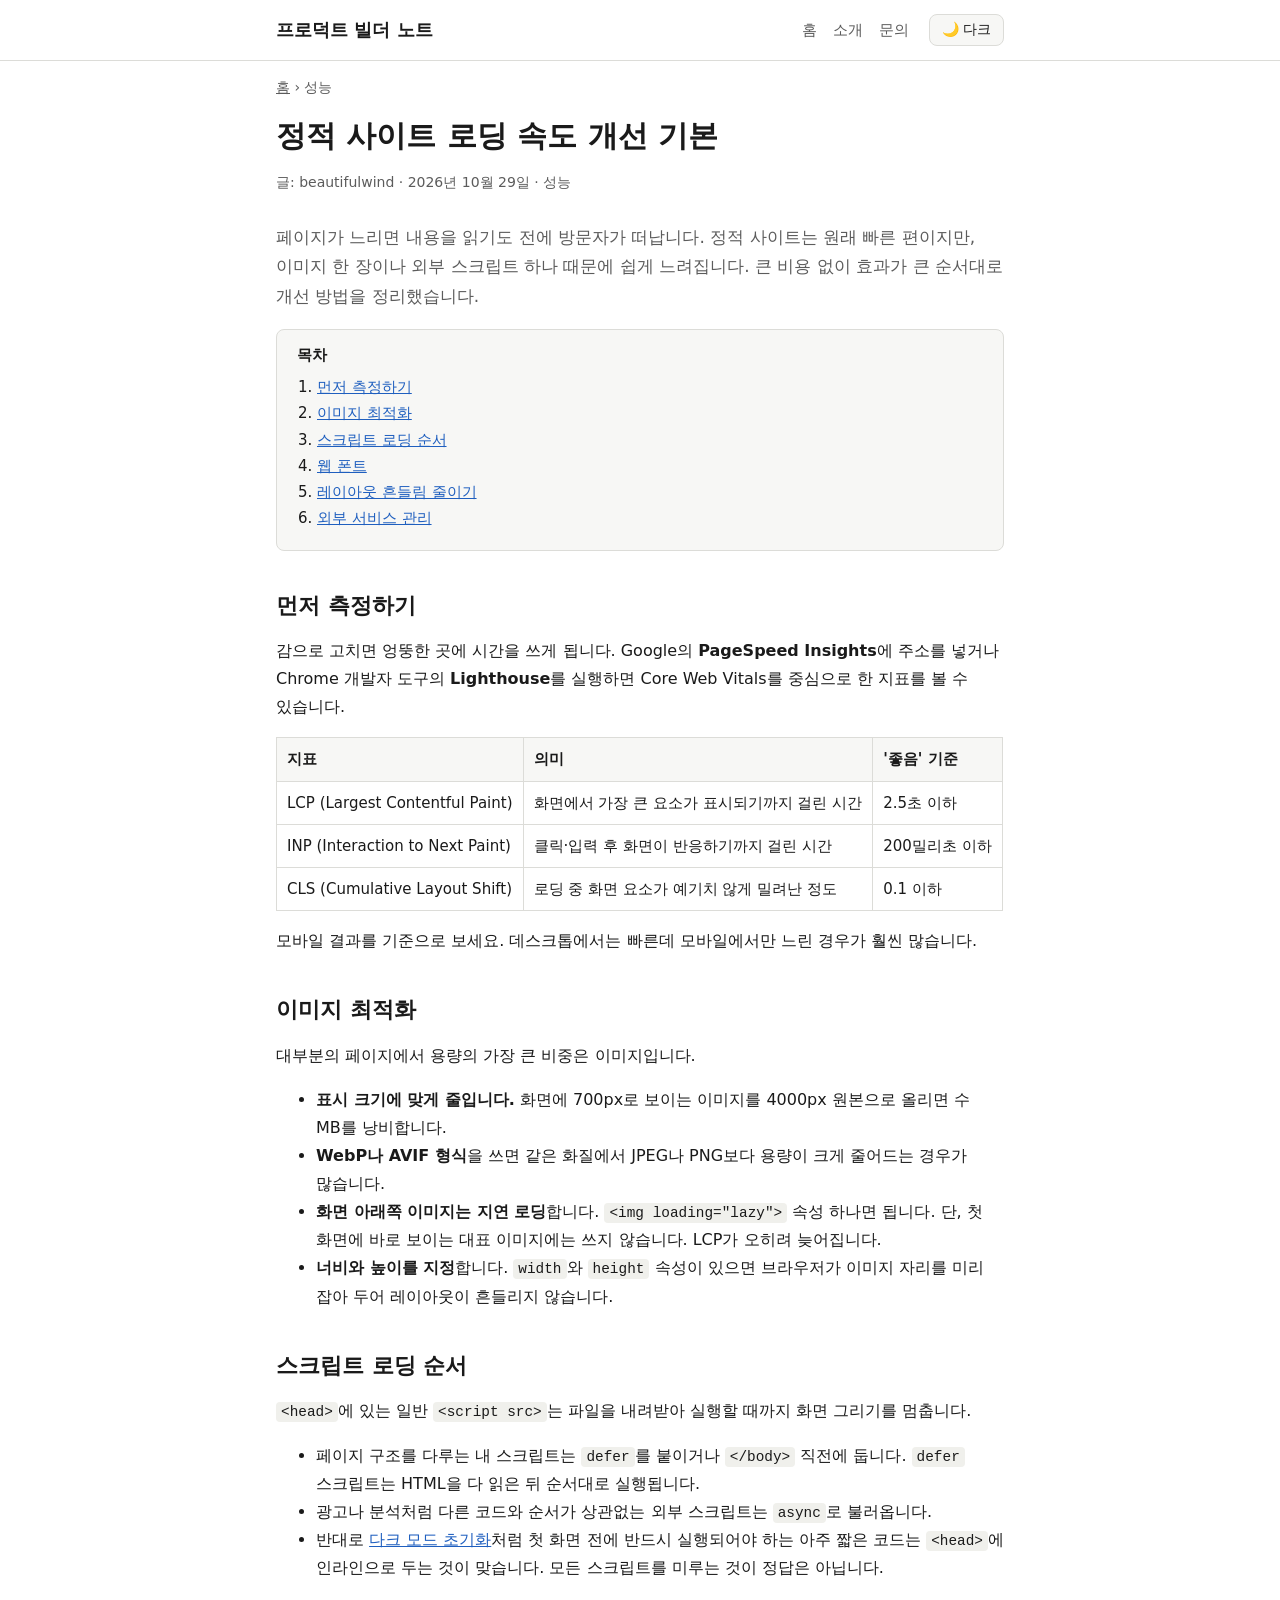
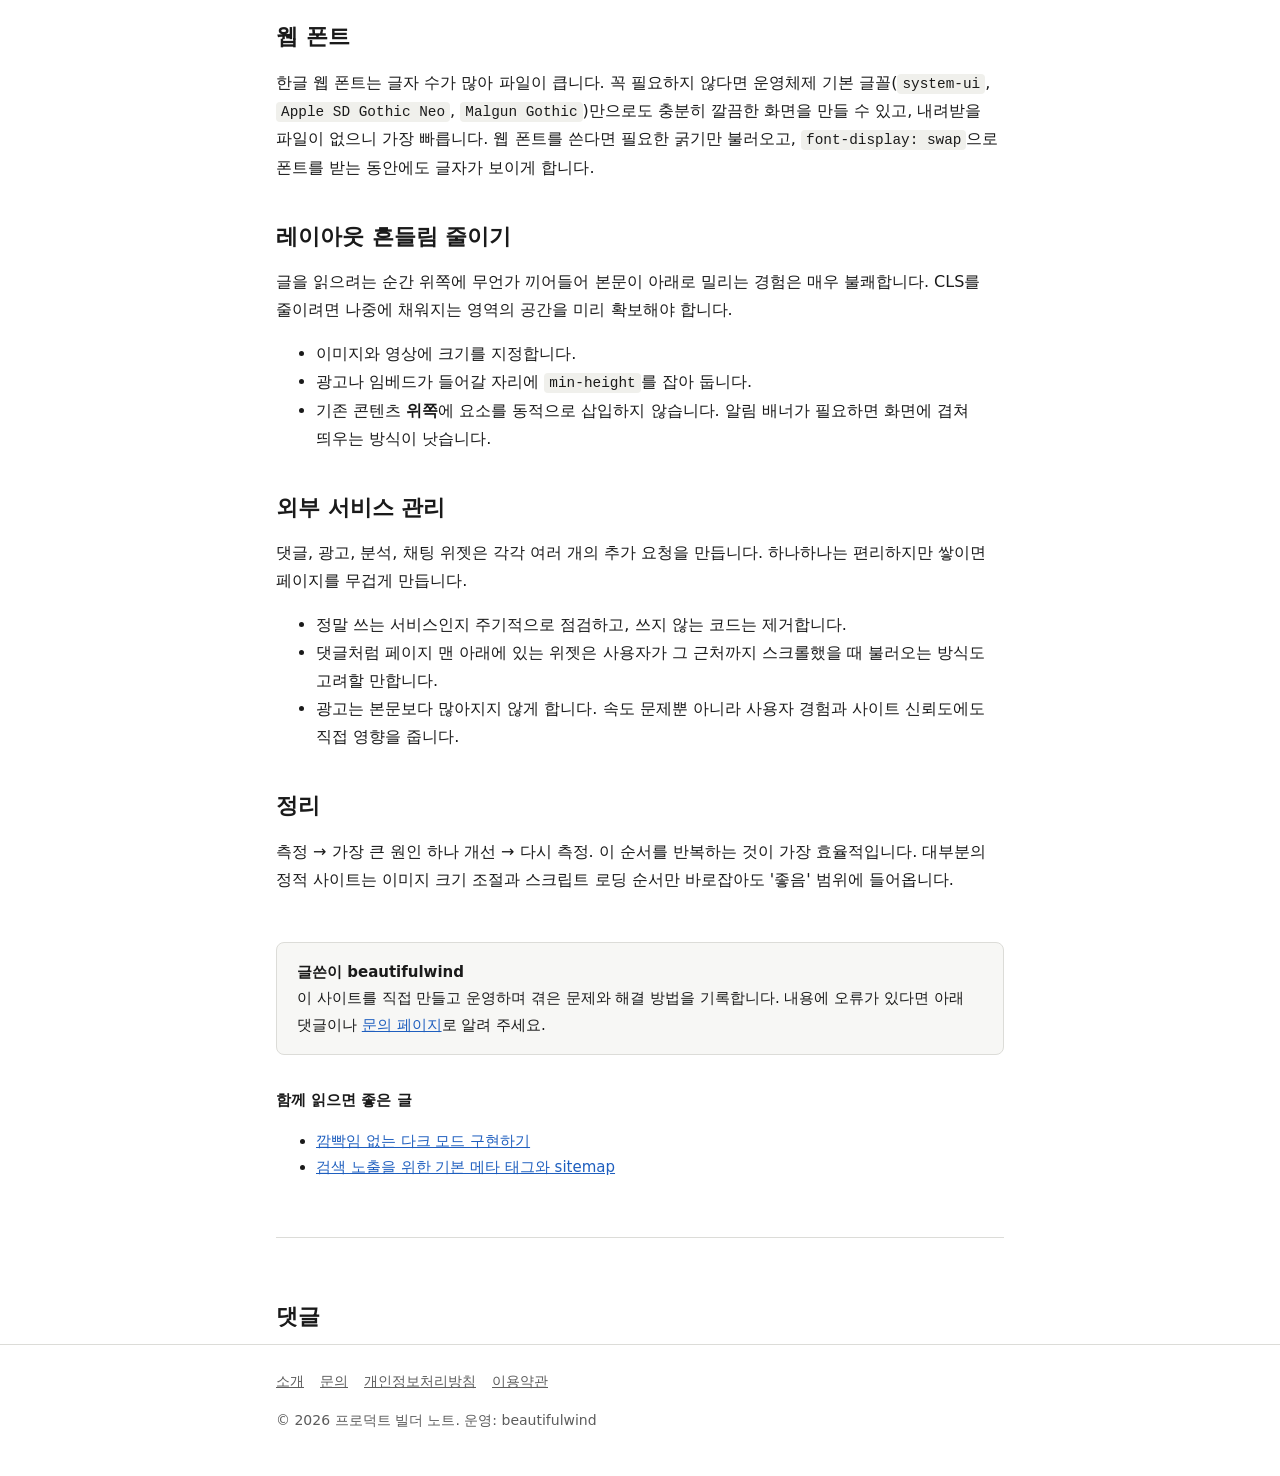
<file: articles/page-speed-basics.html>
<!DOCTYPE html>
<html lang="ko">
<head>
    <!-- Google tag (gtag.js) -->
    <script async src="https://www.googletagmanager.com/gtag/js?id=G-HHE1N0N2TD"></script>
    <script>
      window.dataLayer = window.dataLayer || [];
      function gtag(){dataLayer.push(arguments);}
      gtag('js', new Date());

      gtag('config', 'G-HHE1N0N2TD');
    </script>
    <!-- Microsoft Clarity -->
    <script type="text/javascript">
        (function(c,l,a,r,i,t,y){
            c[a]=c[a]||function(){(c[a].q=c[a].q||[]).push(arguments)};
            t=l.createElement(r);t.async=1;t.src="https://www.clarity.ms/tag/"+i;
            y=l.getElementsByTagName(r)[0];y.parentNode.insertBefore(t,y);
        })(window, document, "clarity", "script", "z5prtjij8f");
    </script>
    <meta charset="UTF-8">
    <meta name="viewport" content="width=device-width, initial-scale=1.0">
    <title>정적 사이트 로딩 속도 개선 기본 | 프로덕트 빌더 노트</title>
    <meta name="description" content="Core Web Vitals 측정부터 이미지 최적화, 스크립트 로딩 순서, 웹 폰트, 레이아웃 흔들림, 외부 서비스 관리까지 효과가 큰 순서로 속도 개선 방법을 정리합니다.">
    <link rel="canonical" href="https://beautifulwind.github.io/pruduct-builder-lectutre/articles/page-speed-basics.html">
    <meta property="og:type" content="article">
    <meta property="og:site_name" content="프로덕트 빌더 노트">
    <meta property="og:title" content="정적 사이트 로딩 속도 개선 기본">
    <meta property="og:description" content="Core Web Vitals 측정부터 이미지 최적화, 스크립트 로딩 순서, 웹 폰트, 레이아웃 흔들림, 외부 서비스 관리까지 효과가 큰 순서로 속도 개선 방법을 정리합니다.">
    <meta property="og:url" content="https://beautifulwind.github.io/pruduct-builder-lectutre/articles/page-speed-basics.html">
    <meta property="og:locale" content="ko_KR">
    <meta name="google-adsense-account" content="ca-pub-5980165987555852">
    <script>
        // 깜빡임 방지: 렌더링 전에 저장된 테마 적용
        (function () {
            var saved = null;
            try { saved = localStorage.getItem('theme'); } catch (e) {}
            var prefersDark = window.matchMedia && window.matchMedia('(prefers-color-scheme: dark)').matches;
            document.documentElement.setAttribute('data-theme', saved || (prefersDark ? 'dark' : 'light'));
        })();
    </script>
    <link rel="stylesheet" href="../assets/style.css">
    <script async src="https://pagead2.googlesyndication.com/pagead/js/adsbygoogle.js?client=ca-pub-5980165987555852"
         crossorigin="anonymous"></script>
    <script type="application/ld+json">{"@context": "https://schema.org", "@type": "Article", "headline": "정적 사이트 로딩 속도 개선 기본", "description": "Core Web Vitals 측정부터 이미지 최적화, 스크립트 로딩 순서, 웹 폰트, 레이아웃 흔들림, 외부 서비스 관리까지 효과가 큰 순서로 속도 개선 방법을 정리합니다.", "datePublished": "2026-10-29", "dateModified": "2026-10-29", "inLanguage": "ko", "author": {"@type": "Person", "name": "beautifulwind", "url": "https://github.com/beautifulwind"}, "mainEntityOfPage": "https://beautifulwind.github.io/pruduct-builder-lectutre/articles/page-speed-basics.html"}</script>
</head>
<body>
    <header class="site-header">
        <div class="wrap">
            <a class="brand" href="../index.html">프로덕트 빌더 노트</a>
            <nav class="site-nav" aria-label="주 메뉴">
            <a href="../index.html">홈</a>
            <a href="../about.html">소개</a>
            <a href="../contact.html">문의</a>
            </nav>
            <button class="theme-toggle" id="themeToggle" type="button"></button>
        </div>
    </header>

    <main class="wrap">
        <article>
            <p class="breadcrumb"><a href="../index.html">홈</a> › 성능</p>
            <h1>정적 사이트 로딩 속도 개선 기본</h1>
            <p class="meta">글: beautifulwind · <time datetime="2026-10-29">2026년 10월 29일</time> · 성능</p>

        <p class="lead">페이지가 느리면 내용을 읽기도 전에 방문자가 떠납니다. 정적 사이트는 원래 빠른 편이지만, 이미지 한 장이나 외부 스크립트 하나 때문에 쉽게 느려집니다. 큰 비용 없이 효과가 큰 순서대로 개선 방법을 정리했습니다.</p>

        <nav class="toc" aria-label="목차">
            <strong>목차</strong>
            <ol>
                <li><a href="#measure">먼저 측정하기</a></li>
                <li><a href="#images">이미지 최적화</a></li>
                <li><a href="#scripts">스크립트 로딩 순서</a></li>
                <li><a href="#fonts">웹 폰트</a></li>
                <li><a href="#layout">레이아웃 흔들림 줄이기</a></li>
                <li><a href="#third">외부 서비스 관리</a></li>
            </ol>
        </nav>

        <h2 id="measure">먼저 측정하기</h2>
        <p>감으로 고치면 엉뚱한 곳에 시간을 쓰게 됩니다. Google의 <strong>PageSpeed Insights</strong>에 주소를 넣거나 Chrome 개발자 도구의 <strong>Lighthouse</strong>를 실행하면 Core Web Vitals를 중심으로 한 지표를 볼 수 있습니다.</p>
        <table>
            <thead><tr><th>지표</th><th>의미</th><th>'좋음' 기준</th></tr></thead>
            <tbody>
                <tr><td>LCP (Largest Contentful Paint)</td><td>화면에서 가장 큰 요소가 표시되기까지 걸린 시간</td><td>2.5초 이하</td></tr>
                <tr><td>INP (Interaction to Next Paint)</td><td>클릭·입력 후 화면이 반응하기까지 걸린 시간</td><td>200밀리초 이하</td></tr>
                <tr><td>CLS (Cumulative Layout Shift)</td><td>로딩 중 화면 요소가 예기치 않게 밀려난 정도</td><td>0.1 이하</td></tr>
            </tbody>
        </table>
        <p>모바일 결과를 기준으로 보세요. 데스크톱에서는 빠른데 모바일에서만 느린 경우가 훨씬 많습니다.</p>

        <h2 id="images">이미지 최적화</h2>
        <p>대부분의 페이지에서 용량의 가장 큰 비중은 이미지입니다.</p>
        <ul>
            <li><strong>표시 크기에 맞게 줄입니다.</strong> 화면에 700px로 보이는 이미지를 4000px 원본으로 올리면 수 MB를 낭비합니다.</li>
            <li><strong>WebP나 AVIF 형식</strong>을 쓰면 같은 화질에서 JPEG나 PNG보다 용량이 크게 줄어드는 경우가 많습니다.</li>
            <li><strong>화면 아래쪽 이미지는 지연 로딩</strong>합니다. <code>&lt;img loading="lazy"&gt;</code> 속성 하나면 됩니다. 단, 첫 화면에 바로 보이는 대표 이미지에는 쓰지 않습니다. LCP가 오히려 늦어집니다.</li>
            <li><strong>너비와 높이를 지정</strong>합니다. <code>width</code>와 <code>height</code> 속성이 있으면 브라우저가 이미지 자리를 미리 잡아 두어 레이아웃이 흔들리지 않습니다.</li>
        </ul>

        <h2 id="scripts">스크립트 로딩 순서</h2>
        <p><code>&lt;head&gt;</code>에 있는 일반 <code>&lt;script src&gt;</code>는 파일을 내려받아 실행할 때까지 화면 그리기를 멈춥니다.</p>
        <ul>
            <li>페이지 구조를 다루는 내 스크립트는 <code>defer</code>를 붙이거나 <code>&lt;/body&gt;</code> 직전에 둡니다. <code>defer</code> 스크립트는 HTML을 다 읽은 뒤 순서대로 실행됩니다.</li>
            <li>광고나 분석처럼 다른 코드와 순서가 상관없는 외부 스크립트는 <code>async</code>로 불러옵니다.</li>
            <li>반대로 <a href="dark-mode-no-flash.html">다크 모드 초기화</a>처럼 첫 화면 전에 반드시 실행되어야 하는 아주 짧은 코드는 <code>&lt;head&gt;</code>에 인라인으로 두는 것이 맞습니다. 모든 스크립트를 미루는 것이 정답은 아닙니다.</li>
        </ul>

        <h2 id="fonts">웹 폰트</h2>
        <p>한글 웹 폰트는 글자 수가 많아 파일이 큽니다. 꼭 필요하지 않다면 운영체제 기본 글꼴(<code>system-ui</code>, <code>Apple SD Gothic Neo</code>, <code>Malgun Gothic</code>)만으로도 충분히 깔끔한 화면을 만들 수 있고, 내려받을 파일이 없으니 가장 빠릅니다. 웹 폰트를 쓴다면 필요한 굵기만 불러오고, <code>font-display: swap</code>으로 폰트를 받는 동안에도 글자가 보이게 합니다.</p>

        <h2 id="layout">레이아웃 흔들림 줄이기</h2>
        <p>글을 읽으려는 순간 위쪽에 무언가 끼어들어 본문이 아래로 밀리는 경험은 매우 불쾌합니다. CLS를 줄이려면 나중에 채워지는 영역의 공간을 미리 확보해야 합니다.</p>
        <ul>
            <li>이미지와 영상에 크기를 지정합니다.</li>
            <li>광고나 임베드가 들어갈 자리에 <code>min-height</code>를 잡아 둡니다.</li>
            <li>기존 콘텐츠 <strong>위쪽</strong>에 요소를 동적으로 삽입하지 않습니다. 알림 배너가 필요하면 화면에 겹쳐 띄우는 방식이 낫습니다.</li>
        </ul>

        <h2 id="third">외부 서비스 관리</h2>
        <p>댓글, 광고, 분석, 채팅 위젯은 각각 여러 개의 추가 요청을 만듭니다. 하나하나는 편리하지만 쌓이면 페이지를 무겁게 만듭니다.</p>
        <ul>
            <li>정말 쓰는 서비스인지 주기적으로 점검하고, 쓰지 않는 코드는 제거합니다.</li>
            <li>댓글처럼 페이지 맨 아래에 있는 위젯은 사용자가 그 근처까지 스크롤했을 때 불러오는 방식도 고려할 만합니다.</li>
            <li>광고는 본문보다 많아지지 않게 합니다. 속도 문제뿐 아니라 사용자 경험과 사이트 신뢰도에도 직접 영향을 줍니다.</li>
        </ul>

        <h2>정리</h2>
        <p>측정 → 가장 큰 원인 하나 개선 → 다시 측정. 이 순서를 반복하는 것이 가장 효율적입니다. 대부분의 정적 사이트는 이미지 크기 조절과 스크립트 로딩 순서만 바로잡아도 '좋음' 범위에 들어옵니다.</p>

            <aside class="author-box">
                <strong>글쓴이 beautifulwind</strong><br>
                이 사이트를 직접 만들고 운영하며 겪은 문제와 해결 방법을 기록합니다. 내용에 오류가 있다면 아래 댓글이나 <a href="../contact.html">문의 페이지</a>로 알려 주세요.
            </aside>

            <nav class="related" aria-label="관련 글">
                <strong>함께 읽으면 좋은 글</strong>
                <ul>
                    <li><a href="dark-mode-no-flash.html">깜빡임 없는 다크 모드 구현하기</a></li>
                    <li><a href="meta-tags-seo-basics.html">검색 노출을 위한 기본 메타 태그와 sitemap</a></li>
                </ul>
            </nav>
        </article>

        <section class="comments" aria-label="댓글">
            <h2>댓글</h2>
            <div id="disqus_thread"></div>
            <noscript>댓글을 보려면 JavaScript를 켜 주세요. <a href="https://disqus.com/?ref_noscript">comments powered by Disqus.</a></noscript>
        </section>
    </main>

    <footer class="site-footer">
        <div class="wrap">
            <nav aria-label="사이트 정보">
            <a href="../about.html">소개</a>
            <a href="../contact.html">문의</a>
            <a href="../privacy.html">개인정보처리방침</a>
            <a href="../terms.html">이용약관</a>
            </nav>
            <p>&copy; 2026 프로덕트 빌더 노트. 운영: beautifulwind</p>
        </div>
    </footer>

    <script src="../assets/main.js"></script>
</body>
</html>
</file>
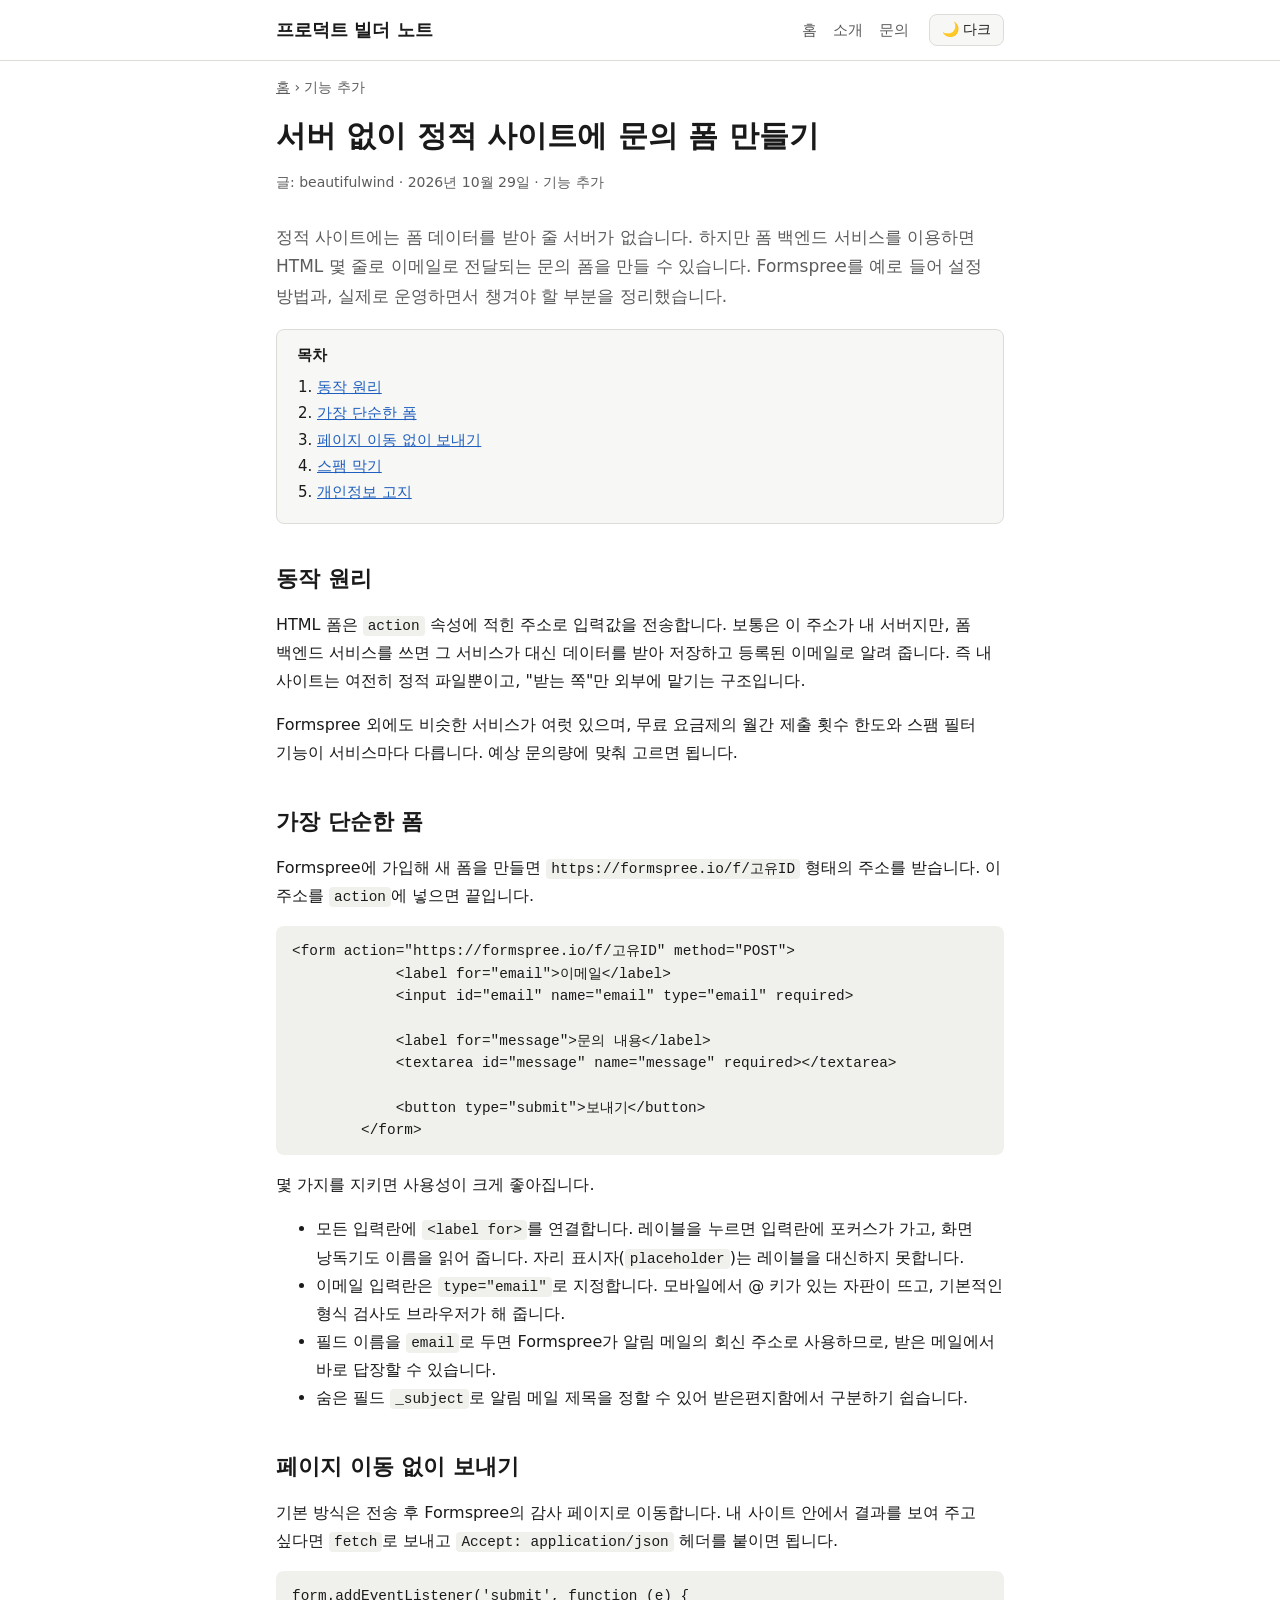
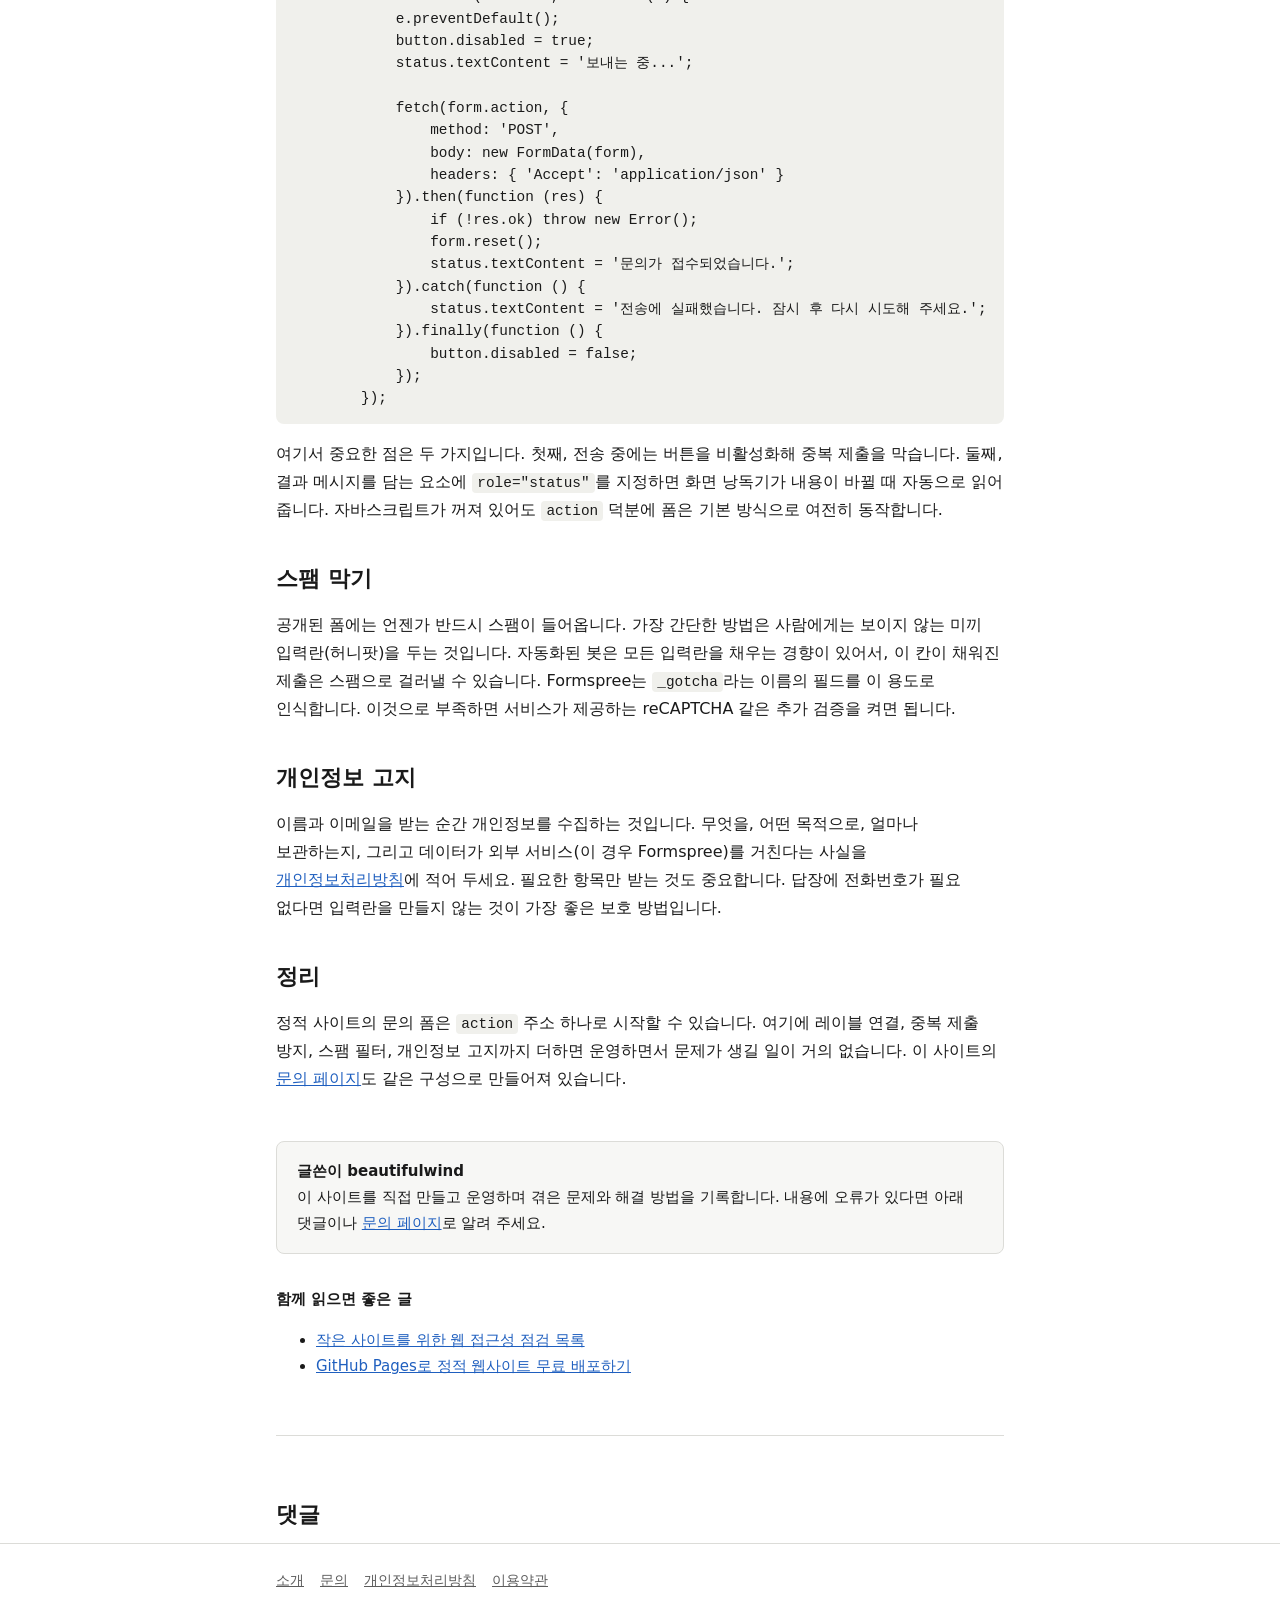
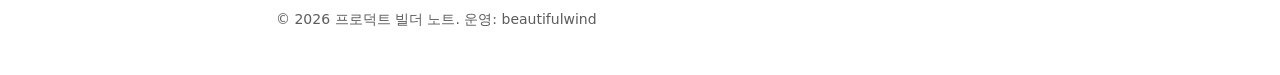
<file: articles/static-contact-form.html>
<!DOCTYPE html>
<html lang="ko">
<head>
    <!-- Google tag (gtag.js) -->
    <script async src="https://www.googletagmanager.com/gtag/js?id=G-HHE1N0N2TD"></script>
    <script>
      window.dataLayer = window.dataLayer || [];
      function gtag(){dataLayer.push(arguments);}
      gtag('js', new Date());

      gtag('config', 'G-HHE1N0N2TD');
    </script>
    <!-- Microsoft Clarity -->
    <script type="text/javascript">
        (function(c,l,a,r,i,t,y){
            c[a]=c[a]||function(){(c[a].q=c[a].q||[]).push(arguments)};
            t=l.createElement(r);t.async=1;t.src="https://www.clarity.ms/tag/"+i;
            y=l.getElementsByTagName(r)[0];y.parentNode.insertBefore(t,y);
        })(window, document, "clarity", "script", "z5prtjij8f");
    </script>
    <meta charset="UTF-8">
    <meta name="viewport" content="width=device-width, initial-scale=1.0">
    <title>서버 없이 정적 사이트에 문의 폼 만들기 | 프로덕트 빌더 노트</title>
    <meta name="description" content="Formspree 같은 폼 백엔드로 정적 사이트에 이메일로 전달되는 문의 폼을 만들고, 중복 제출 방지와 스팸 차단, 개인정보 고지까지 챙기는 방법입니다.">
    <link rel="canonical" href="https://beautifulwind.github.io/pruduct-builder-lectutre/articles/static-contact-form.html">
    <meta property="og:type" content="article">
    <meta property="og:site_name" content="프로덕트 빌더 노트">
    <meta property="og:title" content="서버 없이 정적 사이트에 문의 폼 만들기">
    <meta property="og:description" content="Formspree 같은 폼 백엔드로 정적 사이트에 이메일로 전달되는 문의 폼을 만들고, 중복 제출 방지와 스팸 차단, 개인정보 고지까지 챙기는 방법입니다.">
    <meta property="og:url" content="https://beautifulwind.github.io/pruduct-builder-lectutre/articles/static-contact-form.html">
    <meta property="og:locale" content="ko_KR">
    <meta name="google-adsense-account" content="ca-pub-5980165987555852">
    <script>
        // 깜빡임 방지: 렌더링 전에 저장된 테마 적용
        (function () {
            var saved = null;
            try { saved = localStorage.getItem('theme'); } catch (e) {}
            var prefersDark = window.matchMedia && window.matchMedia('(prefers-color-scheme: dark)').matches;
            document.documentElement.setAttribute('data-theme', saved || (prefersDark ? 'dark' : 'light'));
        })();
    </script>
    <link rel="stylesheet" href="../assets/style.css">
    <script async src="https://pagead2.googlesyndication.com/pagead/js/adsbygoogle.js?client=ca-pub-5980165987555852"
         crossorigin="anonymous"></script>
    <script type="application/ld+json">{"@context": "https://schema.org", "@type": "Article", "headline": "서버 없이 정적 사이트에 문의 폼 만들기", "description": "Formspree 같은 폼 백엔드로 정적 사이트에 이메일로 전달되는 문의 폼을 만들고, 중복 제출 방지와 스팸 차단, 개인정보 고지까지 챙기는 방법입니다.", "datePublished": "2026-10-29", "dateModified": "2026-10-29", "inLanguage": "ko", "author": {"@type": "Person", "name": "beautifulwind", "url": "https://github.com/beautifulwind"}, "mainEntityOfPage": "https://beautifulwind.github.io/pruduct-builder-lectutre/articles/static-contact-form.html"}</script>
</head>
<body>
    <header class="site-header">
        <div class="wrap">
            <a class="brand" href="../index.html">프로덕트 빌더 노트</a>
            <nav class="site-nav" aria-label="주 메뉴">
            <a href="../index.html">홈</a>
            <a href="../about.html">소개</a>
            <a href="../contact.html">문의</a>
            </nav>
            <button class="theme-toggle" id="themeToggle" type="button"></button>
        </div>
    </header>

    <main class="wrap">
        <article>
            <p class="breadcrumb"><a href="../index.html">홈</a> › 기능 추가</p>
            <h1>서버 없이 정적 사이트에 문의 폼 만들기</h1>
            <p class="meta">글: beautifulwind · <time datetime="2026-10-29">2026년 10월 29일</time> · 기능 추가</p>

        <p class="lead">정적 사이트에는 폼 데이터를 받아 줄 서버가 없습니다. 하지만 폼 백엔드 서비스를 이용하면 HTML 몇 줄로 이메일로 전달되는 문의 폼을 만들 수 있습니다. Formspree를 예로 들어 설정 방법과, 실제로 운영하면서 챙겨야 할 부분을 정리했습니다.</p>

        <nav class="toc" aria-label="목차">
            <strong>목차</strong>
            <ol>
                <li><a href="#how">동작 원리</a></li>
                <li><a href="#basic">가장 단순한 폼</a></li>
                <li><a href="#ajax">페이지 이동 없이 보내기</a></li>
                <li><a href="#spam">스팸 막기</a></li>
                <li><a href="#privacy">개인정보 고지</a></li>
            </ol>
        </nav>

        <h2 id="how">동작 원리</h2>
        <p>HTML 폼은 <code>action</code> 속성에 적힌 주소로 입력값을 전송합니다. 보통은 이 주소가 내 서버지만, 폼 백엔드 서비스를 쓰면 그 서비스가 대신 데이터를 받아 저장하고 등록된 이메일로 알려 줍니다. 즉 내 사이트는 여전히 정적 파일뿐이고, "받는 쪽"만 외부에 맡기는 구조입니다.</p>
        <p>Formspree 외에도 비슷한 서비스가 여럿 있으며, 무료 요금제의 월간 제출 횟수 한도와 스팸 필터 기능이 서비스마다 다릅니다. 예상 문의량에 맞춰 고르면 됩니다.</p>

        <h2 id="basic">가장 단순한 폼</h2>
        <p>Formspree에 가입해 새 폼을 만들면 <code>https://formspree.io/f/고유ID</code> 형태의 주소를 받습니다. 이 주소를 <code>action</code>에 넣으면 끝입니다.</p>
        <pre><code>&lt;form action="https://formspree.io/f/고유ID" method="POST"&gt;
            &lt;label for="email"&gt;이메일&lt;/label&gt;
            &lt;input id="email" name="email" type="email" required&gt;

            &lt;label for="message"&gt;문의 내용&lt;/label&gt;
            &lt;textarea id="message" name="message" required&gt;&lt;/textarea&gt;

            &lt;button type="submit"&gt;보내기&lt;/button&gt;
        &lt;/form&gt;</code></pre>
        <p>몇 가지를 지키면 사용성이 크게 좋아집니다.</p>
        <ul>
            <li>모든 입력란에 <code>&lt;label for&gt;</code>를 연결합니다. 레이블을 누르면 입력란에 포커스가 가고, 화면 낭독기도 이름을 읽어 줍니다. 자리 표시자(<code>placeholder</code>)는 레이블을 대신하지 못합니다.</li>
            <li>이메일 입력란은 <code>type="email"</code>로 지정합니다. 모바일에서 @ 키가 있는 자판이 뜨고, 기본적인 형식 검사도 브라우저가 해 줍니다.</li>
            <li>필드 이름을 <code>email</code>로 두면 Formspree가 알림 메일의 회신 주소로 사용하므로, 받은 메일에서 바로 답장할 수 있습니다.</li>
            <li>숨은 필드 <code>_subject</code>로 알림 메일 제목을 정할 수 있어 받은편지함에서 구분하기 쉽습니다.</li>
        </ul>

        <h2 id="ajax">페이지 이동 없이 보내기</h2>
        <p>기본 방식은 전송 후 Formspree의 감사 페이지로 이동합니다. 내 사이트 안에서 결과를 보여 주고 싶다면 <code>fetch</code>로 보내고 <code>Accept: application/json</code> 헤더를 붙이면 됩니다.</p>
        <pre><code>form.addEventListener('submit', function (e) {
            e.preventDefault();
            button.disabled = true;
            status.textContent = '보내는 중...';

            fetch(form.action, {
                method: 'POST',
                body: new FormData(form),
                headers: { 'Accept': 'application/json' }
            }).then(function (res) {
                if (!res.ok) throw new Error();
                form.reset();
                status.textContent = '문의가 접수되었습니다.';
            }).catch(function () {
                status.textContent = '전송에 실패했습니다. 잠시 후 다시 시도해 주세요.';
            }).finally(function () {
                button.disabled = false;
            });
        });</code></pre>
        <p>여기서 중요한 점은 두 가지입니다. 첫째, 전송 중에는 버튼을 비활성화해 중복 제출을 막습니다. 둘째, 결과 메시지를 담는 요소에 <code>role="status"</code>를 지정하면 화면 낭독기가 내용이 바뀔 때 자동으로 읽어 줍니다. 자바스크립트가 꺼져 있어도 <code>action</code> 덕분에 폼은 기본 방식으로 여전히 동작합니다.</p>

        <h2 id="spam">스팸 막기</h2>
        <p>공개된 폼에는 언젠가 반드시 스팸이 들어옵니다. 가장 간단한 방법은 사람에게는 보이지 않는 미끼 입력란(허니팟)을 두는 것입니다. 자동화된 봇은 모든 입력란을 채우는 경향이 있어서, 이 칸이 채워진 제출은 스팸으로 걸러낼 수 있습니다. Formspree는 <code>_gotcha</code>라는 이름의 필드를 이 용도로 인식합니다. 이것으로 부족하면 서비스가 제공하는 reCAPTCHA 같은 추가 검증을 켜면 됩니다.</p>

        <h2 id="privacy">개인정보 고지</h2>
        <p>이름과 이메일을 받는 순간 개인정보를 수집하는 것입니다. 무엇을, 어떤 목적으로, 얼마나 보관하는지, 그리고 데이터가 외부 서비스(이 경우 Formspree)를 거친다는 사실을 <a href="../privacy.html">개인정보처리방침</a>에 적어 두세요. 필요한 항목만 받는 것도 중요합니다. 답장에 전화번호가 필요 없다면 입력란을 만들지 않는 것이 가장 좋은 보호 방법입니다.</p>

        <h2>정리</h2>
        <p>정적 사이트의 문의 폼은 <code>action</code> 주소 하나로 시작할 수 있습니다. 여기에 레이블 연결, 중복 제출 방지, 스팸 필터, 개인정보 고지까지 더하면 운영하면서 문제가 생길 일이 거의 없습니다. 이 사이트의 <a href="../contact.html">문의 페이지</a>도 같은 구성으로 만들어져 있습니다.</p>

            <aside class="author-box">
                <strong>글쓴이 beautifulwind</strong><br>
                이 사이트를 직접 만들고 운영하며 겪은 문제와 해결 방법을 기록합니다. 내용에 오류가 있다면 아래 댓글이나 <a href="../contact.html">문의 페이지</a>로 알려 주세요.
            </aside>

            <nav class="related" aria-label="관련 글">
                <strong>함께 읽으면 좋은 글</strong>
                <ul>
                    <li><a href="web-accessibility-checklist.html">작은 사이트를 위한 웹 접근성 점검 목록</a></li>
                    <li><a href="github-pages-deploy.html">GitHub Pages로 정적 웹사이트 무료 배포하기</a></li>
                </ul>
            </nav>
        </article>

        <section class="comments" aria-label="댓글">
            <h2>댓글</h2>
            <div id="disqus_thread"></div>
            <noscript>댓글을 보려면 JavaScript를 켜 주세요. <a href="https://disqus.com/?ref_noscript">comments powered by Disqus.</a></noscript>
        </section>
    </main>

    <footer class="site-footer">
        <div class="wrap">
            <nav aria-label="사이트 정보">
            <a href="../about.html">소개</a>
            <a href="../contact.html">문의</a>
            <a href="../privacy.html">개인정보처리방침</a>
            <a href="../terms.html">이용약관</a>
            </nav>
            <p>&copy; 2026 프로덕트 빌더 노트. 운영: beautifulwind</p>
        </div>
    </footer>

    <script src="../assets/main.js"></script>
</body>
</html>
</file>
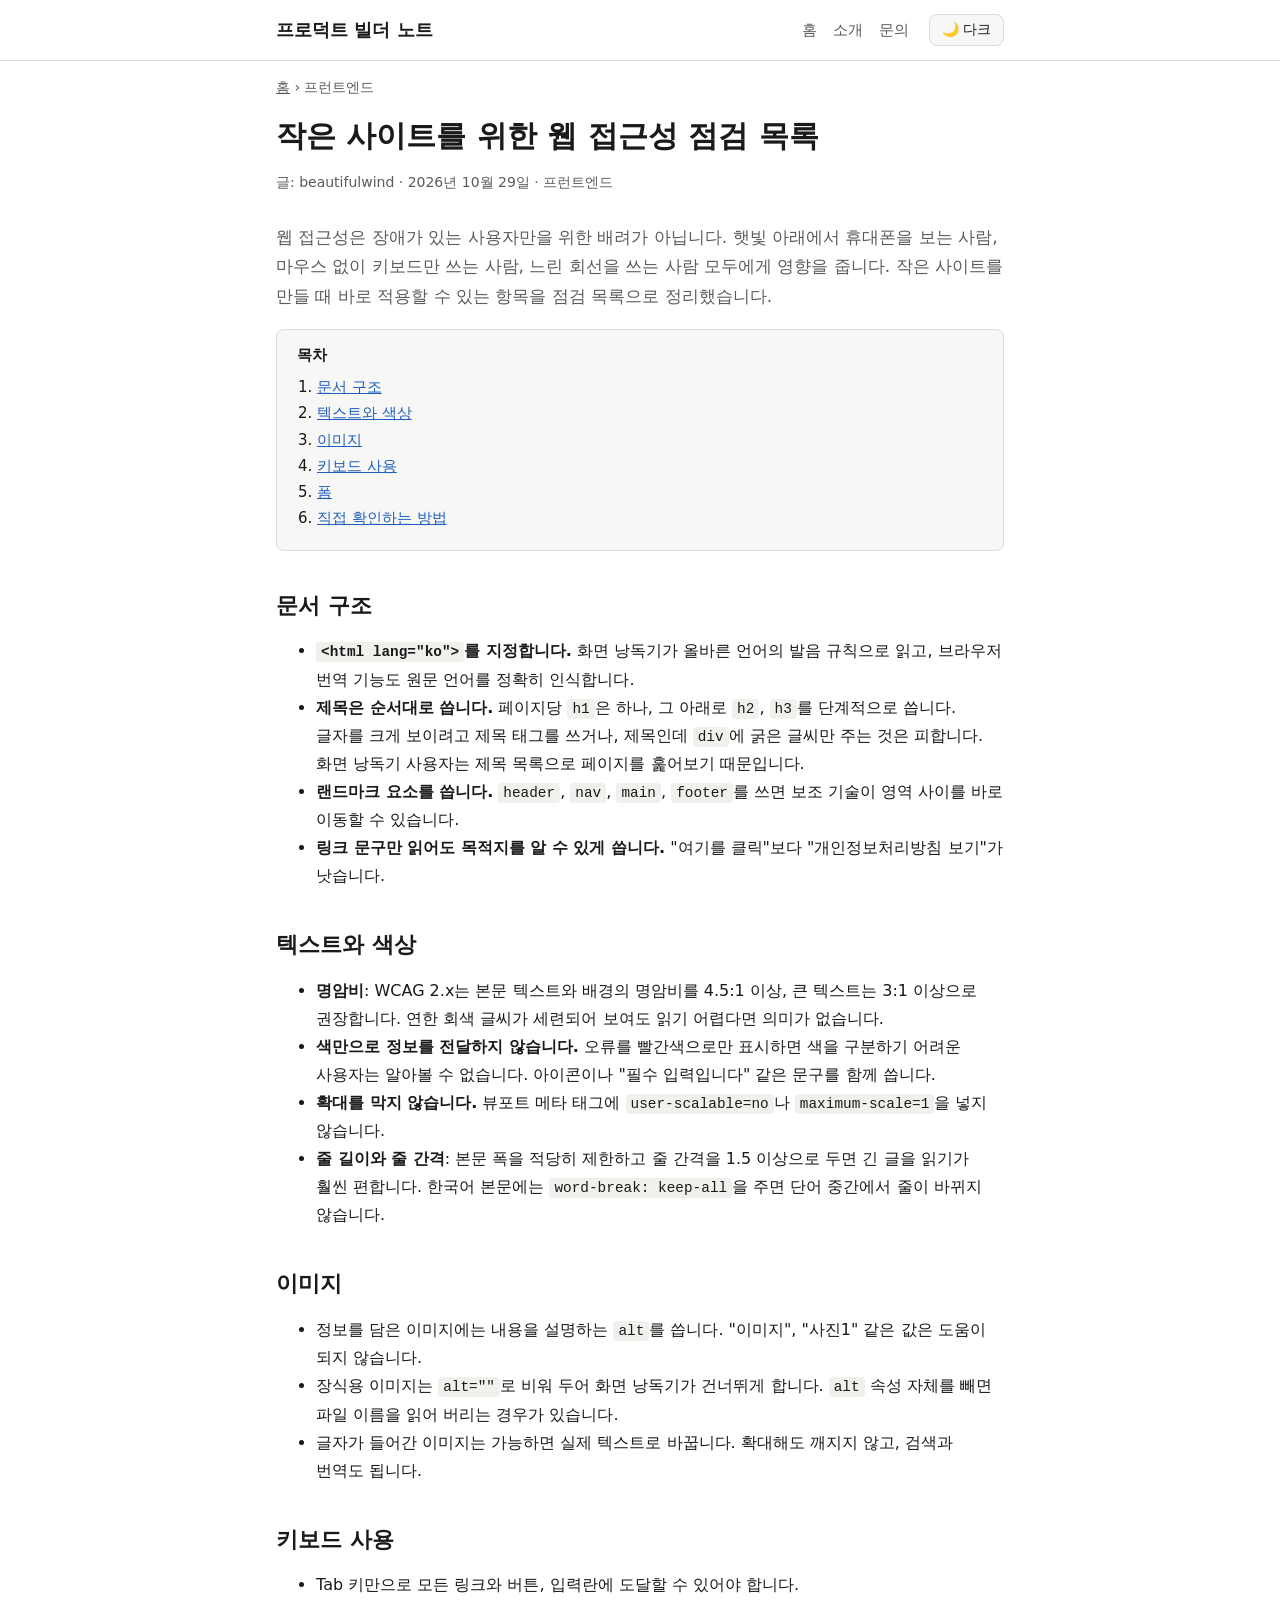
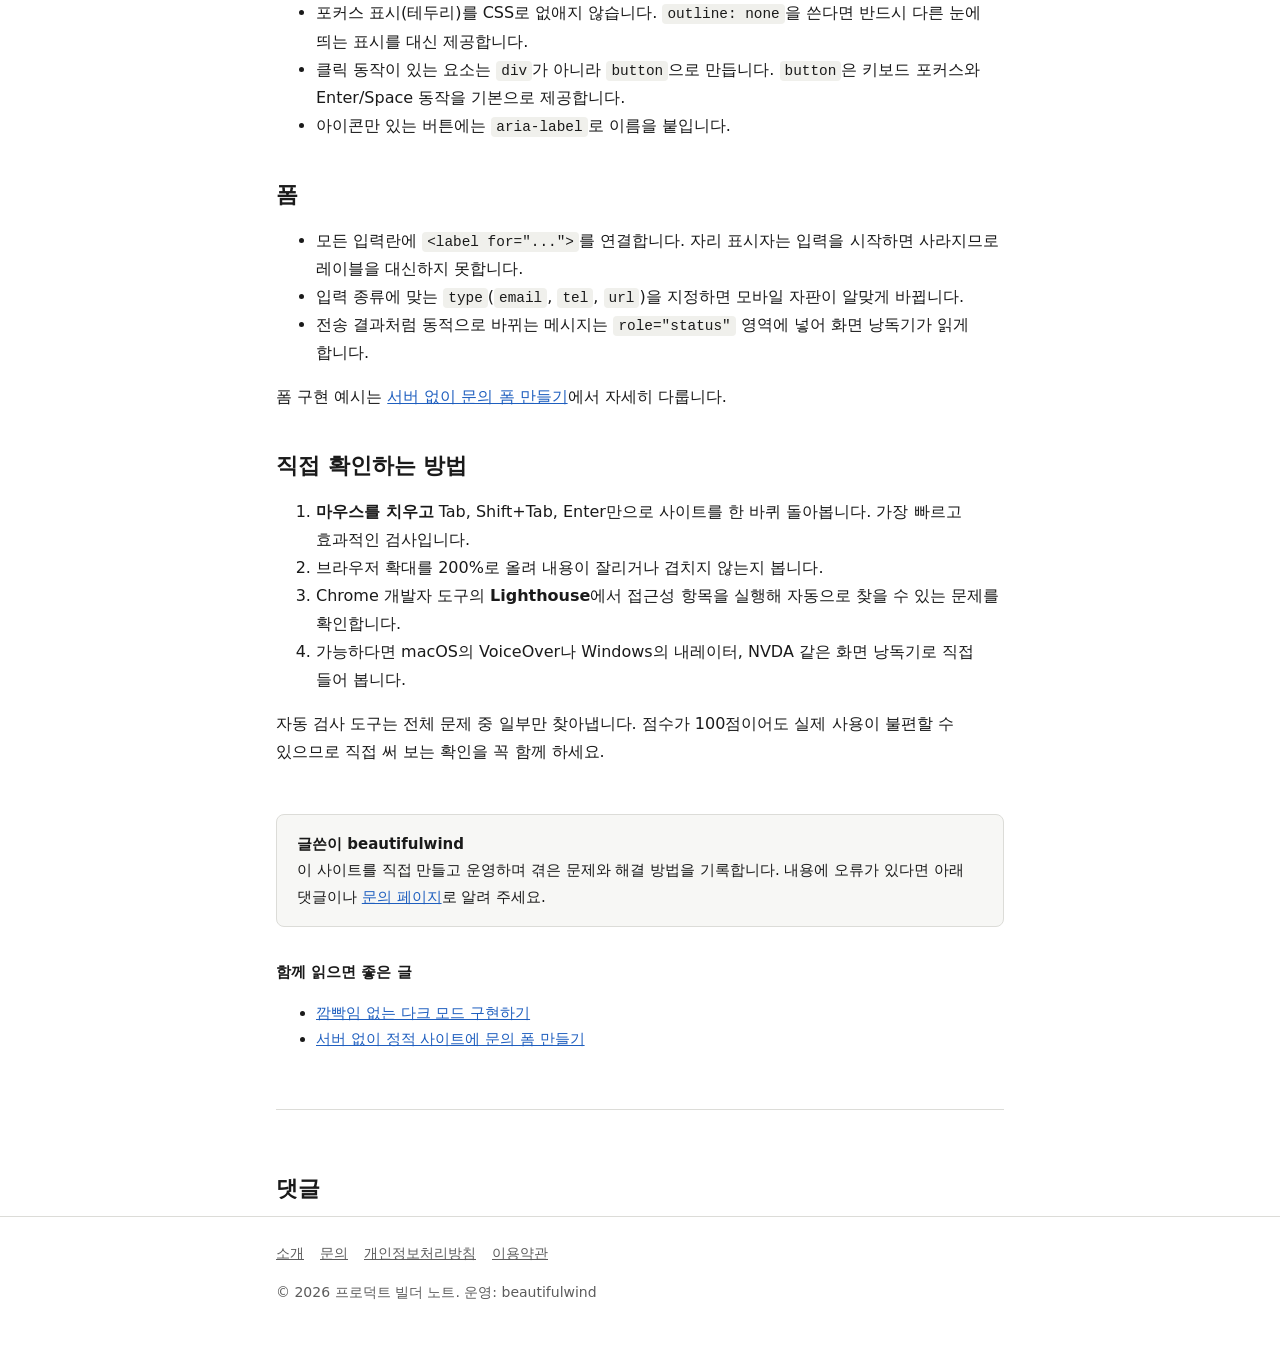
<file: articles/web-accessibility-checklist.html>
<!DOCTYPE html>
<html lang="ko">
<head>
    <!-- Google tag (gtag.js) -->
    <script async src="https://www.googletagmanager.com/gtag/js?id=G-HHE1N0N2TD"></script>
    <script>
      window.dataLayer = window.dataLayer || [];
      function gtag(){dataLayer.push(arguments);}
      gtag('js', new Date());

      gtag('config', 'G-HHE1N0N2TD');
    </script>
    <!-- Microsoft Clarity -->
    <script type="text/javascript">
        (function(c,l,a,r,i,t,y){
            c[a]=c[a]||function(){(c[a].q=c[a].q||[]).push(arguments)};
            t=l.createElement(r);t.async=1;t.src="https://www.clarity.ms/tag/"+i;
            y=l.getElementsByTagName(r)[0];y.parentNode.insertBefore(t,y);
        })(window, document, "clarity", "script", "z5prtjij8f");
    </script>
    <meta charset="UTF-8">
    <meta name="viewport" content="width=device-width, initial-scale=1.0">
    <title>작은 사이트를 위한 웹 접근성 점검 목록 | 프로덕트 빌더 노트</title>
    <meta name="description" content="문서 구조, 명암비, 이미지 대체 텍스트, 키보드 사용, 폼 레이블까지 작은 사이트에서 바로 적용할 수 있는 웹 접근성 항목과 확인 방법을 정리했습니다.">
    <link rel="canonical" href="https://beautifulwind.github.io/pruduct-builder-lectutre/articles/web-accessibility-checklist.html">
    <meta property="og:type" content="article">
    <meta property="og:site_name" content="프로덕트 빌더 노트">
    <meta property="og:title" content="작은 사이트를 위한 웹 접근성 점검 목록">
    <meta property="og:description" content="문서 구조, 명암비, 이미지 대체 텍스트, 키보드 사용, 폼 레이블까지 작은 사이트에서 바로 적용할 수 있는 웹 접근성 항목과 확인 방법을 정리했습니다.">
    <meta property="og:url" content="https://beautifulwind.github.io/pruduct-builder-lectutre/articles/web-accessibility-checklist.html">
    <meta property="og:locale" content="ko_KR">
    <meta name="google-adsense-account" content="ca-pub-5980165987555852">
    <script>
        // 깜빡임 방지: 렌더링 전에 저장된 테마 적용
        (function () {
            var saved = null;
            try { saved = localStorage.getItem('theme'); } catch (e) {}
            var prefersDark = window.matchMedia && window.matchMedia('(prefers-color-scheme: dark)').matches;
            document.documentElement.setAttribute('data-theme', saved || (prefersDark ? 'dark' : 'light'));
        })();
    </script>
    <link rel="stylesheet" href="../assets/style.css">
    <script async src="https://pagead2.googlesyndication.com/pagead/js/adsbygoogle.js?client=ca-pub-5980165987555852"
         crossorigin="anonymous"></script>
    <script type="application/ld+json">{"@context": "https://schema.org", "@type": "Article", "headline": "작은 사이트를 위한 웹 접근성 점검 목록", "description": "문서 구조, 명암비, 이미지 대체 텍스트, 키보드 사용, 폼 레이블까지 작은 사이트에서 바로 적용할 수 있는 웹 접근성 항목과 확인 방법을 정리했습니다.", "datePublished": "2026-10-29", "dateModified": "2026-10-29", "inLanguage": "ko", "author": {"@type": "Person", "name": "beautifulwind", "url": "https://github.com/beautifulwind"}, "mainEntityOfPage": "https://beautifulwind.github.io/pruduct-builder-lectutre/articles/web-accessibility-checklist.html"}</script>
</head>
<body>
    <header class="site-header">
        <div class="wrap">
            <a class="brand" href="../index.html">프로덕트 빌더 노트</a>
            <nav class="site-nav" aria-label="주 메뉴">
            <a href="../index.html">홈</a>
            <a href="../about.html">소개</a>
            <a href="../contact.html">문의</a>
            </nav>
            <button class="theme-toggle" id="themeToggle" type="button"></button>
        </div>
    </header>

    <main class="wrap">
        <article>
            <p class="breadcrumb"><a href="../index.html">홈</a> › 프런트엔드</p>
            <h1>작은 사이트를 위한 웹 접근성 점검 목록</h1>
            <p class="meta">글: beautifulwind · <time datetime="2026-10-29">2026년 10월 29일</time> · 프런트엔드</p>

        <p class="lead">웹 접근성은 장애가 있는 사용자만을 위한 배려가 아닙니다. 햇빛 아래에서 휴대폰을 보는 사람, 마우스 없이 키보드만 쓰는 사람, 느린 회선을 쓰는 사람 모두에게 영향을 줍니다. 작은 사이트를 만들 때 바로 적용할 수 있는 항목을 점검 목록으로 정리했습니다.</p>

        <nav class="toc" aria-label="목차">
            <strong>목차</strong>
            <ol>
                <li><a href="#structure">문서 구조</a></li>
                <li><a href="#text">텍스트와 색상</a></li>
                <li><a href="#images">이미지</a></li>
                <li><a href="#keyboard">키보드 사용</a></li>
                <li><a href="#forms">폼</a></li>
                <li><a href="#test">직접 확인하는 방법</a></li>
            </ol>
        </nav>

        <h2 id="structure">문서 구조</h2>
        <ul>
            <li><strong><code>&lt;html lang="ko"&gt;</code>를 지정합니다.</strong> 화면 낭독기가 올바른 언어의 발음 규칙으로 읽고, 브라우저 번역 기능도 원문 언어를 정확히 인식합니다.</li>
            <li><strong>제목은 순서대로 씁니다.</strong> 페이지당 <code>h1</code>은 하나, 그 아래로 <code>h2</code>, <code>h3</code>를 단계적으로 씁니다. 글자를 크게 보이려고 제목 태그를 쓰거나, 제목인데 <code>div</code>에 굵은 글씨만 주는 것은 피합니다. 화면 낭독기 사용자는 제목 목록으로 페이지를 훑어보기 때문입니다.</li>
            <li><strong>랜드마크 요소를 씁니다.</strong> <code>header</code>, <code>nav</code>, <code>main</code>, <code>footer</code>를 쓰면 보조 기술이 영역 사이를 바로 이동할 수 있습니다.</li>
            <li><strong>링크 문구만 읽어도 목적지를 알 수 있게 씁니다.</strong> "여기를 클릭"보다 "개인정보처리방침 보기"가 낫습니다.</li>
        </ul>

        <h2 id="text">텍스트와 색상</h2>
        <ul>
            <li><strong>명암비</strong>: WCAG 2.x는 본문 텍스트와 배경의 명암비를 4.5:1 이상, 큰 텍스트는 3:1 이상으로 권장합니다. 연한 회색 글씨가 세련되어 보여도 읽기 어렵다면 의미가 없습니다.</li>
            <li><strong>색만으로 정보를 전달하지 않습니다.</strong> 오류를 빨간색으로만 표시하면 색을 구분하기 어려운 사용자는 알아볼 수 없습니다. 아이콘이나 "필수 입력입니다" 같은 문구를 함께 씁니다.</li>
            <li><strong>확대를 막지 않습니다.</strong> 뷰포트 메타 태그에 <code>user-scalable=no</code>나 <code>maximum-scale=1</code>을 넣지 않습니다.</li>
            <li><strong>줄 길이와 줄 간격</strong>: 본문 폭을 적당히 제한하고 줄 간격을 1.5 이상으로 두면 긴 글을 읽기가 훨씬 편합니다. 한국어 본문에는 <code>word-break: keep-all</code>을 주면 단어 중간에서 줄이 바뀌지 않습니다.</li>
        </ul>

        <h2 id="images">이미지</h2>
        <ul>
            <li>정보를 담은 이미지에는 내용을 설명하는 <code>alt</code>를 씁니다. "이미지", "사진1" 같은 값은 도움이 되지 않습니다.</li>
            <li>장식용 이미지는 <code>alt=""</code>로 비워 두어 화면 낭독기가 건너뛰게 합니다. <code>alt</code> 속성 자체를 빼면 파일 이름을 읽어 버리는 경우가 있습니다.</li>
            <li>글자가 들어간 이미지는 가능하면 실제 텍스트로 바꿉니다. 확대해도 깨지지 않고, 검색과 번역도 됩니다.</li>
        </ul>

        <h2 id="keyboard">키보드 사용</h2>
        <ul>
            <li>Tab 키만으로 모든 링크와 버튼, 입력란에 도달할 수 있어야 합니다.</li>
            <li>포커스 표시(테두리)를 CSS로 없애지 않습니다. <code>outline: none</code>을 쓴다면 반드시 다른 눈에 띄는 표시를 대신 제공합니다.</li>
            <li>클릭 동작이 있는 요소는 <code>div</code>가 아니라 <code>button</code>으로 만듭니다. <code>button</code>은 키보드 포커스와 Enter/Space 동작을 기본으로 제공합니다.</li>
            <li>아이콘만 있는 버튼에는 <code>aria-label</code>로 이름을 붙입니다.</li>
        </ul>

        <h2 id="forms">폼</h2>
        <ul>
            <li>모든 입력란에 <code>&lt;label for="..."&gt;</code>를 연결합니다. 자리 표시자는 입력을 시작하면 사라지므로 레이블을 대신하지 못합니다.</li>
            <li>입력 종류에 맞는 <code>type</code>(<code>email</code>, <code>tel</code>, <code>url</code>)을 지정하면 모바일 자판이 알맞게 바뀝니다.</li>
            <li>전송 결과처럼 동적으로 바뀌는 메시지는 <code>role="status"</code> 영역에 넣어 화면 낭독기가 읽게 합니다.</li>
        </ul>
        <p>폼 구현 예시는 <a href="static-contact-form.html">서버 없이 문의 폼 만들기</a>에서 자세히 다룹니다.</p>

        <h2 id="test">직접 확인하는 방법</h2>
        <ol>
            <li><strong>마우스를 치우고</strong> Tab, Shift+Tab, Enter만으로 사이트를 한 바퀴 돌아봅니다. 가장 빠르고 효과적인 검사입니다.</li>
            <li>브라우저 확대를 200%로 올려 내용이 잘리거나 겹치지 않는지 봅니다.</li>
            <li>Chrome 개발자 도구의 <strong>Lighthouse</strong>에서 접근성 항목을 실행해 자동으로 찾을 수 있는 문제를 확인합니다.</li>
            <li>가능하다면 macOS의 VoiceOver나 Windows의 내레이터, NVDA 같은 화면 낭독기로 직접 들어 봅니다.</li>
        </ol>
        <p>자동 검사 도구는 전체 문제 중 일부만 찾아냅니다. 점수가 100점이어도 실제 사용이 불편할 수 있으므로 직접 써 보는 확인을 꼭 함께 하세요.</p>

            <aside class="author-box">
                <strong>글쓴이 beautifulwind</strong><br>
                이 사이트를 직접 만들고 운영하며 겪은 문제와 해결 방법을 기록합니다. 내용에 오류가 있다면 아래 댓글이나 <a href="../contact.html">문의 페이지</a>로 알려 주세요.
            </aside>

            <nav class="related" aria-label="관련 글">
                <strong>함께 읽으면 좋은 글</strong>
                <ul>
                    <li><a href="dark-mode-no-flash.html">깜빡임 없는 다크 모드 구현하기</a></li>
                    <li><a href="static-contact-form.html">서버 없이 정적 사이트에 문의 폼 만들기</a></li>
                </ul>
            </nav>
        </article>

        <section class="comments" aria-label="댓글">
            <h2>댓글</h2>
            <div id="disqus_thread"></div>
            <noscript>댓글을 보려면 JavaScript를 켜 주세요. <a href="https://disqus.com/?ref_noscript">comments powered by Disqus.</a></noscript>
        </section>
    </main>

    <footer class="site-footer">
        <div class="wrap">
            <nav aria-label="사이트 정보">
            <a href="../about.html">소개</a>
            <a href="../contact.html">문의</a>
            <a href="../privacy.html">개인정보처리방침</a>
            <a href="../terms.html">이용약관</a>
            </nav>
            <p>&copy; 2026 프로덕트 빌더 노트. 운영: beautifulwind</p>
        </div>
    </footer>

    <script src="../assets/main.js"></script>
</body>
</html>
</file>
<file: assets/style.css>
:root {
    --bg: #ffffff;
    --surface: #f7f7f5;
    --text: #1a1a1a;
    --muted: #5c5c5c;
    --border: #dcdcd8;
    --accent: #1f5fbf;
    --code-bg: #f0f0ec;
}
:root[data-theme="dark"] {
    --bg: #121212;
    --surface: #1c1c1c;
    --text: #f0f0f0;
    --muted: #a8a8a8;
    --border: #3a3a3a;
    --accent: #7fb0ff;
    --code-bg: #242424;
}

* { box-sizing: border-box; }

body {
    margin: 0;
    background: var(--bg);
    color: var(--text);
    font-family: system-ui, -apple-system, "Apple SD Gothic Neo", "Malgun Gothic", sans-serif;
    line-height: 1.75;
    word-break: keep-all;
    overflow-wrap: break-word;
    transition: background 0.2s, color 0.2s;
}

a { color: var(--accent); }

.wrap {
    max-width: 760px;
    margin: 0 auto;
    padding: 0 16px;
}

/* 헤더 / 내비게이션 */
.site-header {
    border-bottom: 1px solid var(--border);
}
.site-header .wrap {
    display: flex;
    flex-wrap: wrap;
    align-items: center;
    gap: 8px 20px;
    padding-top: 14px;
    padding-bottom: 14px;
}
.brand {
    font-weight: 700;
    font-size: 18px;
    color: var(--text);
    text-decoration: none;
    margin-right: auto;
}
.site-nav {
    display: flex;
    flex-wrap: wrap;
    gap: 4px 16px;
    font-size: 15px;
}
.site-nav a {
    color: var(--muted);
    text-decoration: none;
}
.site-nav a:hover,
.site-nav a[aria-current="page"] {
    color: var(--text);
}
.theme-toggle {
    padding: 6px 12px;
    border: 1px solid var(--border);
    border-radius: 8px;
    background: var(--surface);
    color: var(--text);
    font-size: 14px;
    cursor: pointer;
}

/* 본문 */
main { padding: 32px 0 48px; }

h1 { font-size: 30px; line-height: 1.35; margin: 0 0 12px; }
h2 { font-size: 22px; line-height: 1.4; margin: 40px 0 12px; }
h3 { font-size: 18px; margin: 28px 0 8px; }

.lead { font-size: 17px; color: var(--muted); }

.meta {
    font-size: 14px;
    color: var(--muted);
    margin-bottom: 28px;
}

code {
    font-family: ui-monospace, SFMono-Regular, Menlo, Consolas, monospace;
    font-size: 0.9em;
    background: var(--code-bg);
    padding: 2px 5px;
    border-radius: 4px;
}
pre {
    background: var(--code-bg);
    padding: 14px 16px;
    border-radius: 8px;
    overflow-x: auto;
    line-height: 1.55;
}
pre code { background: none; padding: 0; }

blockquote {
    margin: 20px 0;
    padding: 4px 16px;
    border-left: 3px solid var(--accent);
    color: var(--muted);
}

table {
    width: 100%;
    border-collapse: collapse;
    font-size: 15px;
    display: block;
    overflow-x: auto;
}
th, td {
    border: 1px solid var(--border);
    padding: 8px 10px;
    text-align: left;
    vertical-align: top;
}
th { background: var(--surface); }

.toc {
    background: var(--surface);
    border: 1px solid var(--border);
    border-radius: 8px;
    padding: 12px 20px;
    font-size: 15px;
}
.toc ol { margin: 6px 0; padding-left: 20px; }

/* 글 목록 */
.post-list {
    list-style: none;
    padding: 0;
    margin: 0;
}
.post-list li {
    padding: 20px 0;
    border-bottom: 1px solid var(--border);
}
.post-list h3 { margin: 0 0 6px; }
.post-list h3 a { color: var(--text); text-decoration: none; }
.post-list h3 a:hover { text-decoration: underline; }
.post-list p { margin: 0 0 6px; color: var(--muted); }
.post-list .meta { margin: 0; }

.breadcrumb {
    font-size: 14px;
    color: var(--muted);
    margin-bottom: 16px;
}
.breadcrumb a { color: var(--muted); }

.author-box {
    margin-top: 48px;
    padding: 16px 20px;
    background: var(--surface);
    border: 1px solid var(--border);
    border-radius: 8px;
    font-size: 15px;
}

.related { margin-top: 32px; font-size: 15px; }

/* 문의 폼 */
.contact-form label {
    display: block;
    margin: 16px 0 6px;
    font-size: 14px;
    font-weight: 600;
}
.contact-form input,
.contact-form textarea {
    width: 100%;
    padding: 10px 12px;
    border: 1px solid var(--border);
    border-radius: 8px;
    background: var(--bg);
    color: var(--text);
    font: inherit;
}
.contact-form textarea { min-height: 160px; resize: vertical; }
.contact-form button {
    margin-top: 20px;
    width: 100%;
    padding: 12px;
    border: 0;
    border-radius: 8px;
    background: var(--text);
    color: var(--bg);
    font: inherit;
    font-weight: 600;
    cursor: pointer;
}
.contact-form button:disabled { opacity: 0.6; cursor: default; }
.form-status { margin-top: 12px; font-size: 14px; }

/* 댓글 */
.comments {
    margin-top: 56px;
    padding-top: 24px;
    border-top: 1px solid var(--border);
}

/* 푸터 */
.site-footer {
    border-top: 1px solid var(--border);
    padding: 24px 0 32px;
    font-size: 14px;
    color: var(--muted);
}
.site-footer nav {
    display: flex;
    flex-wrap: wrap;
    gap: 4px 16px;
    margin-bottom: 8px;
}
.site-footer a { color: var(--muted); }

@media (max-width: 480px) {
    h1 { font-size: 25px; }
    h2 { font-size: 20px; }
}
</file>
